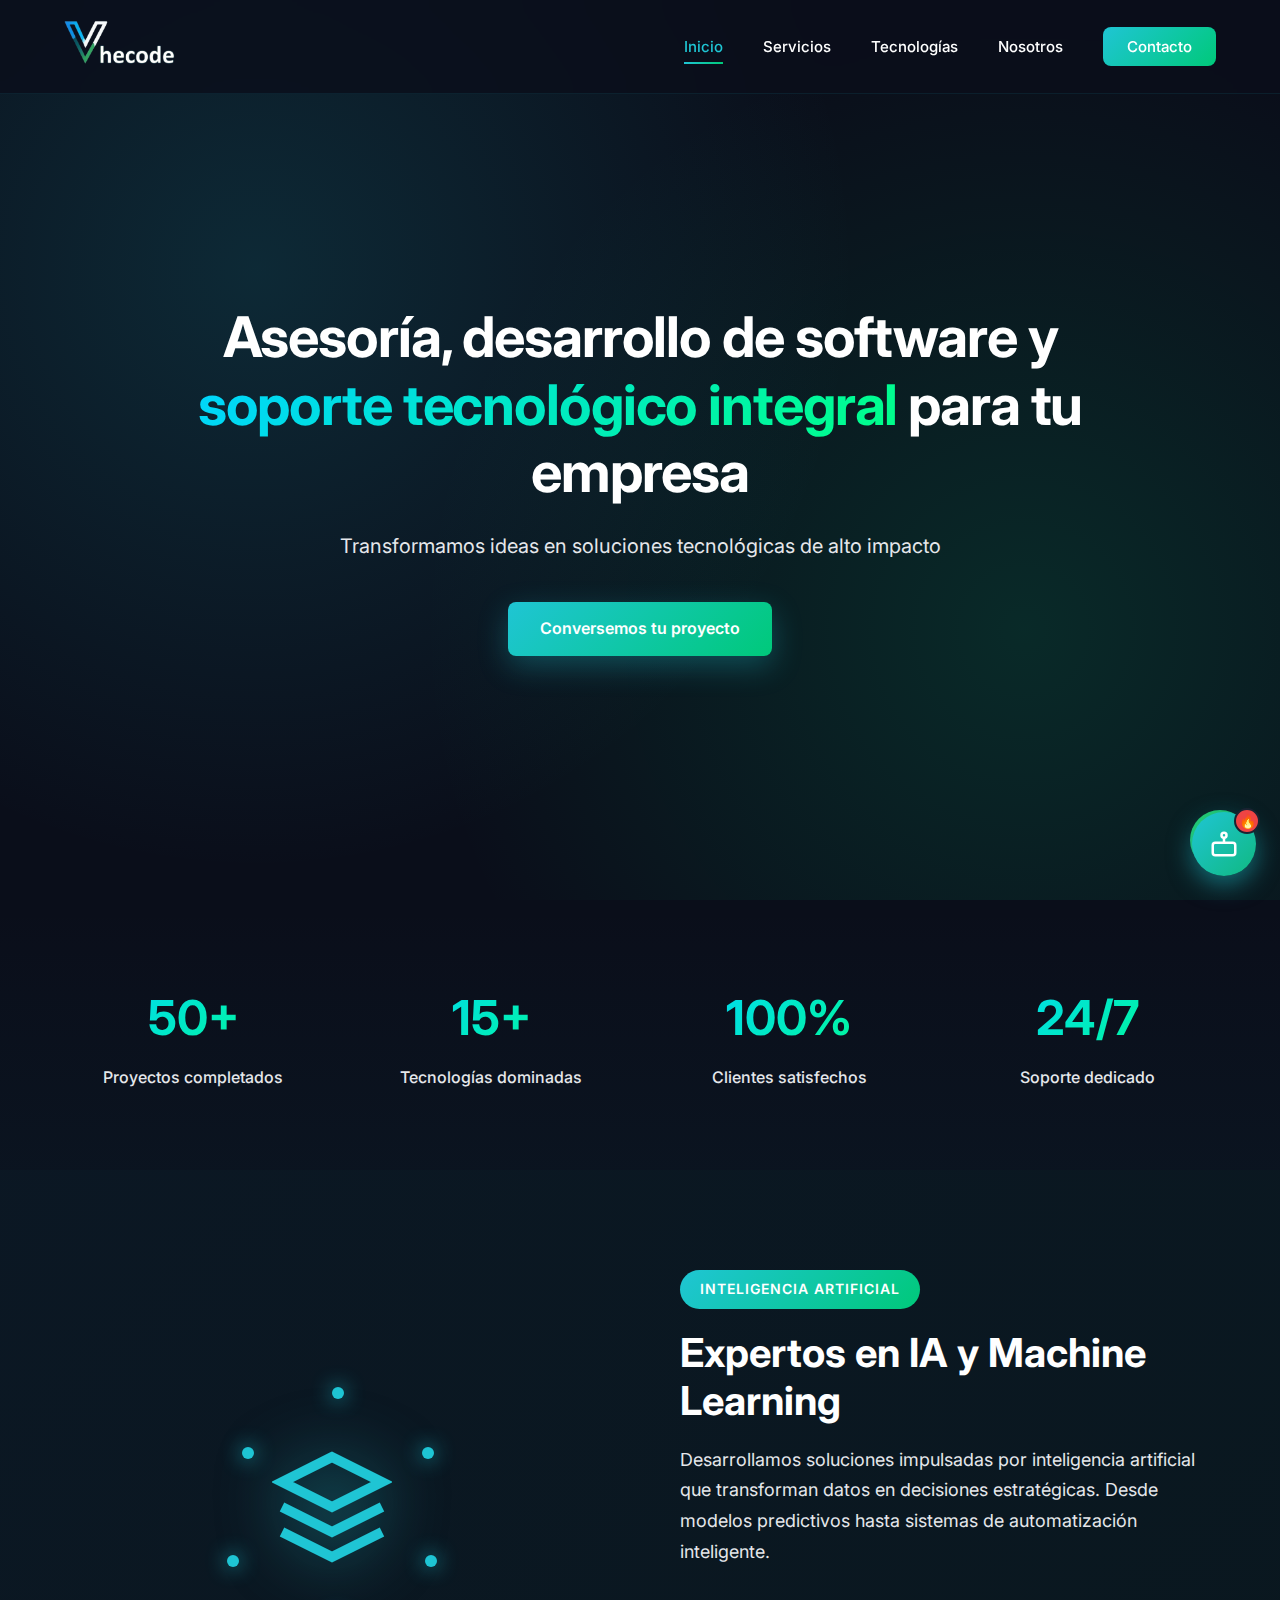
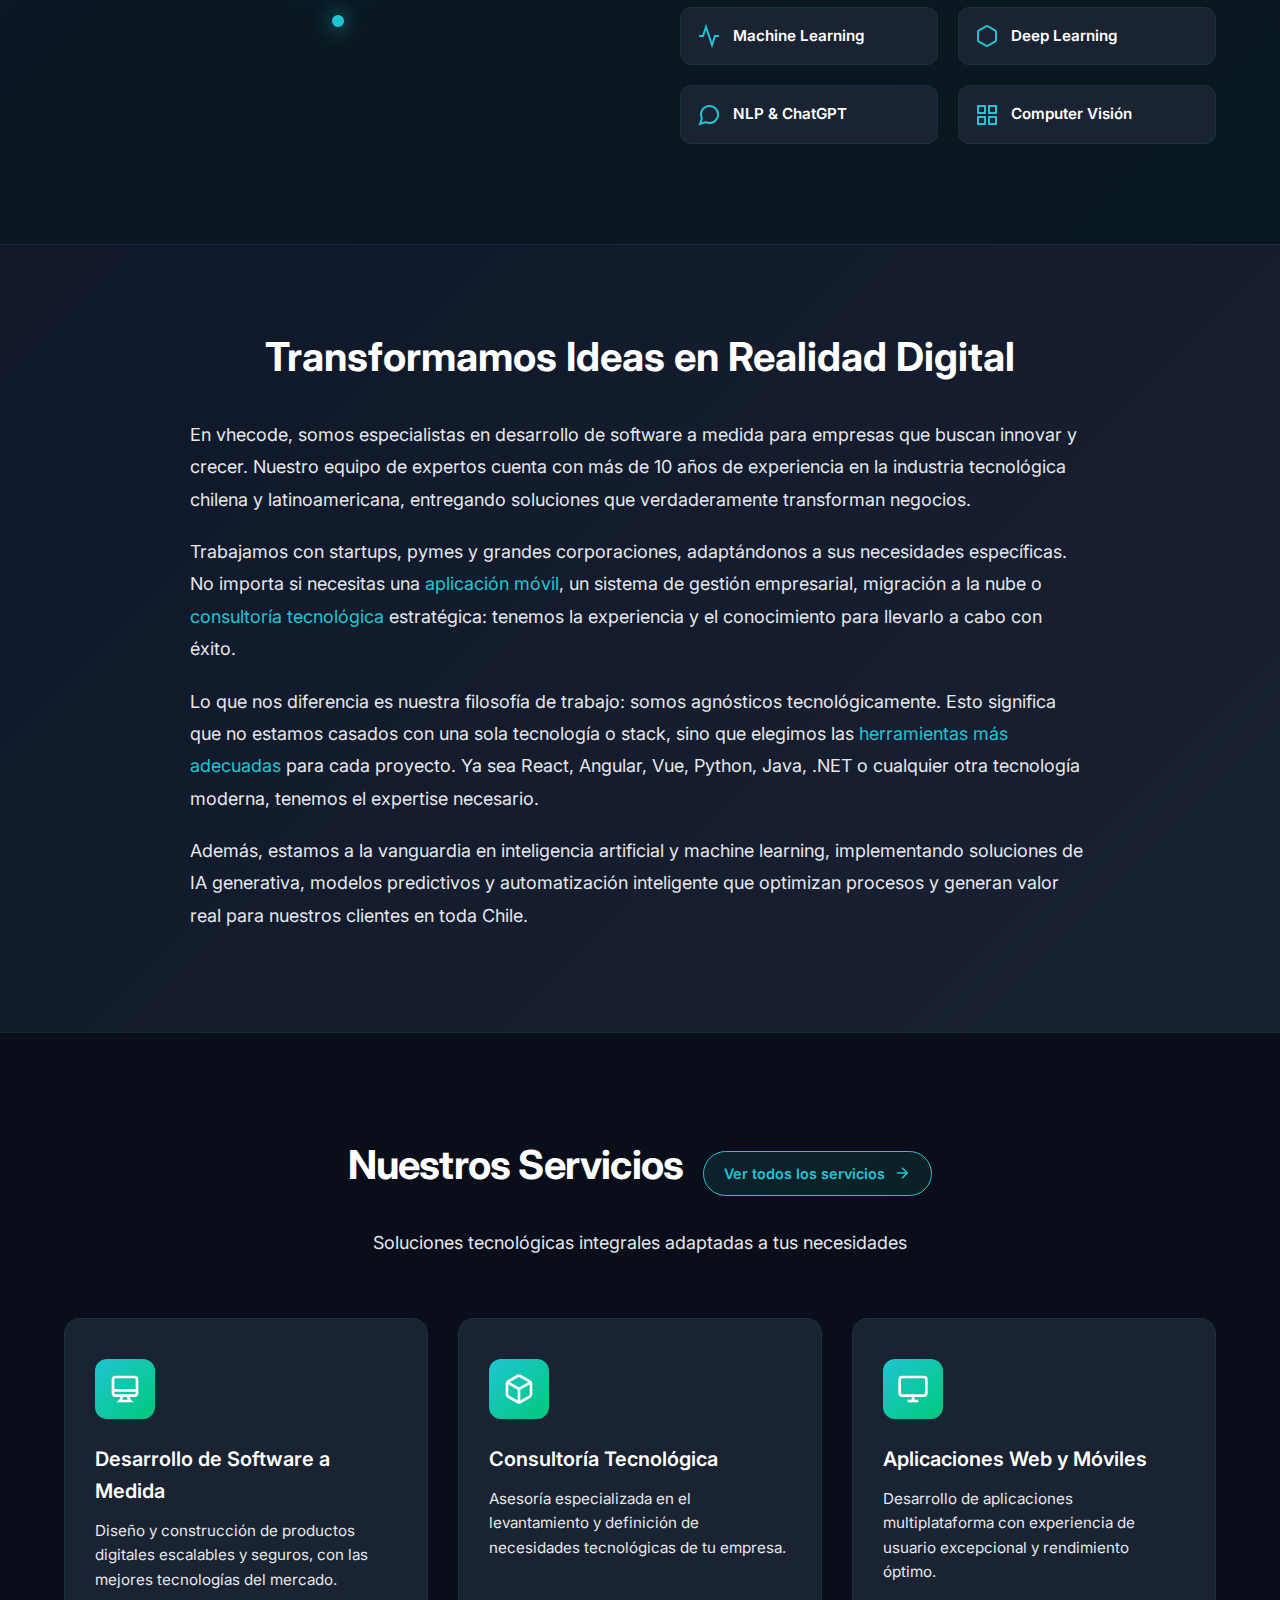
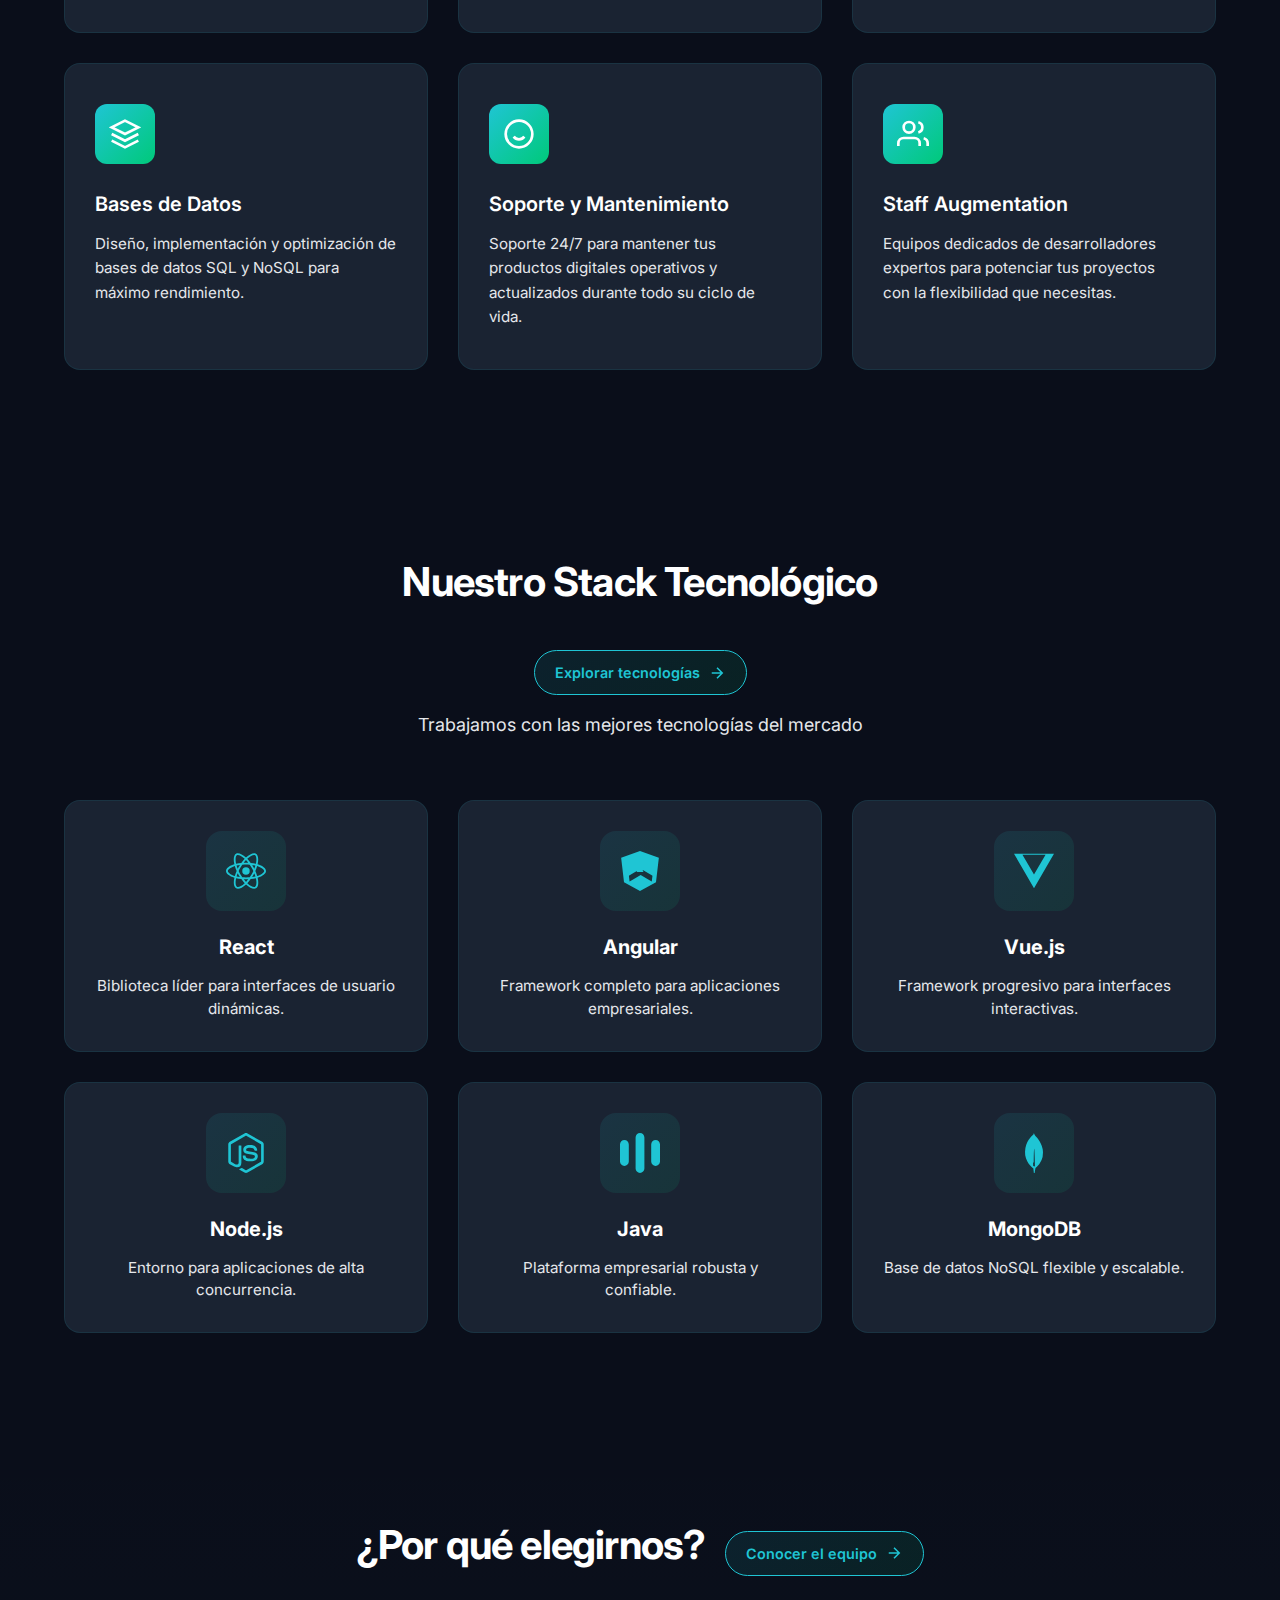
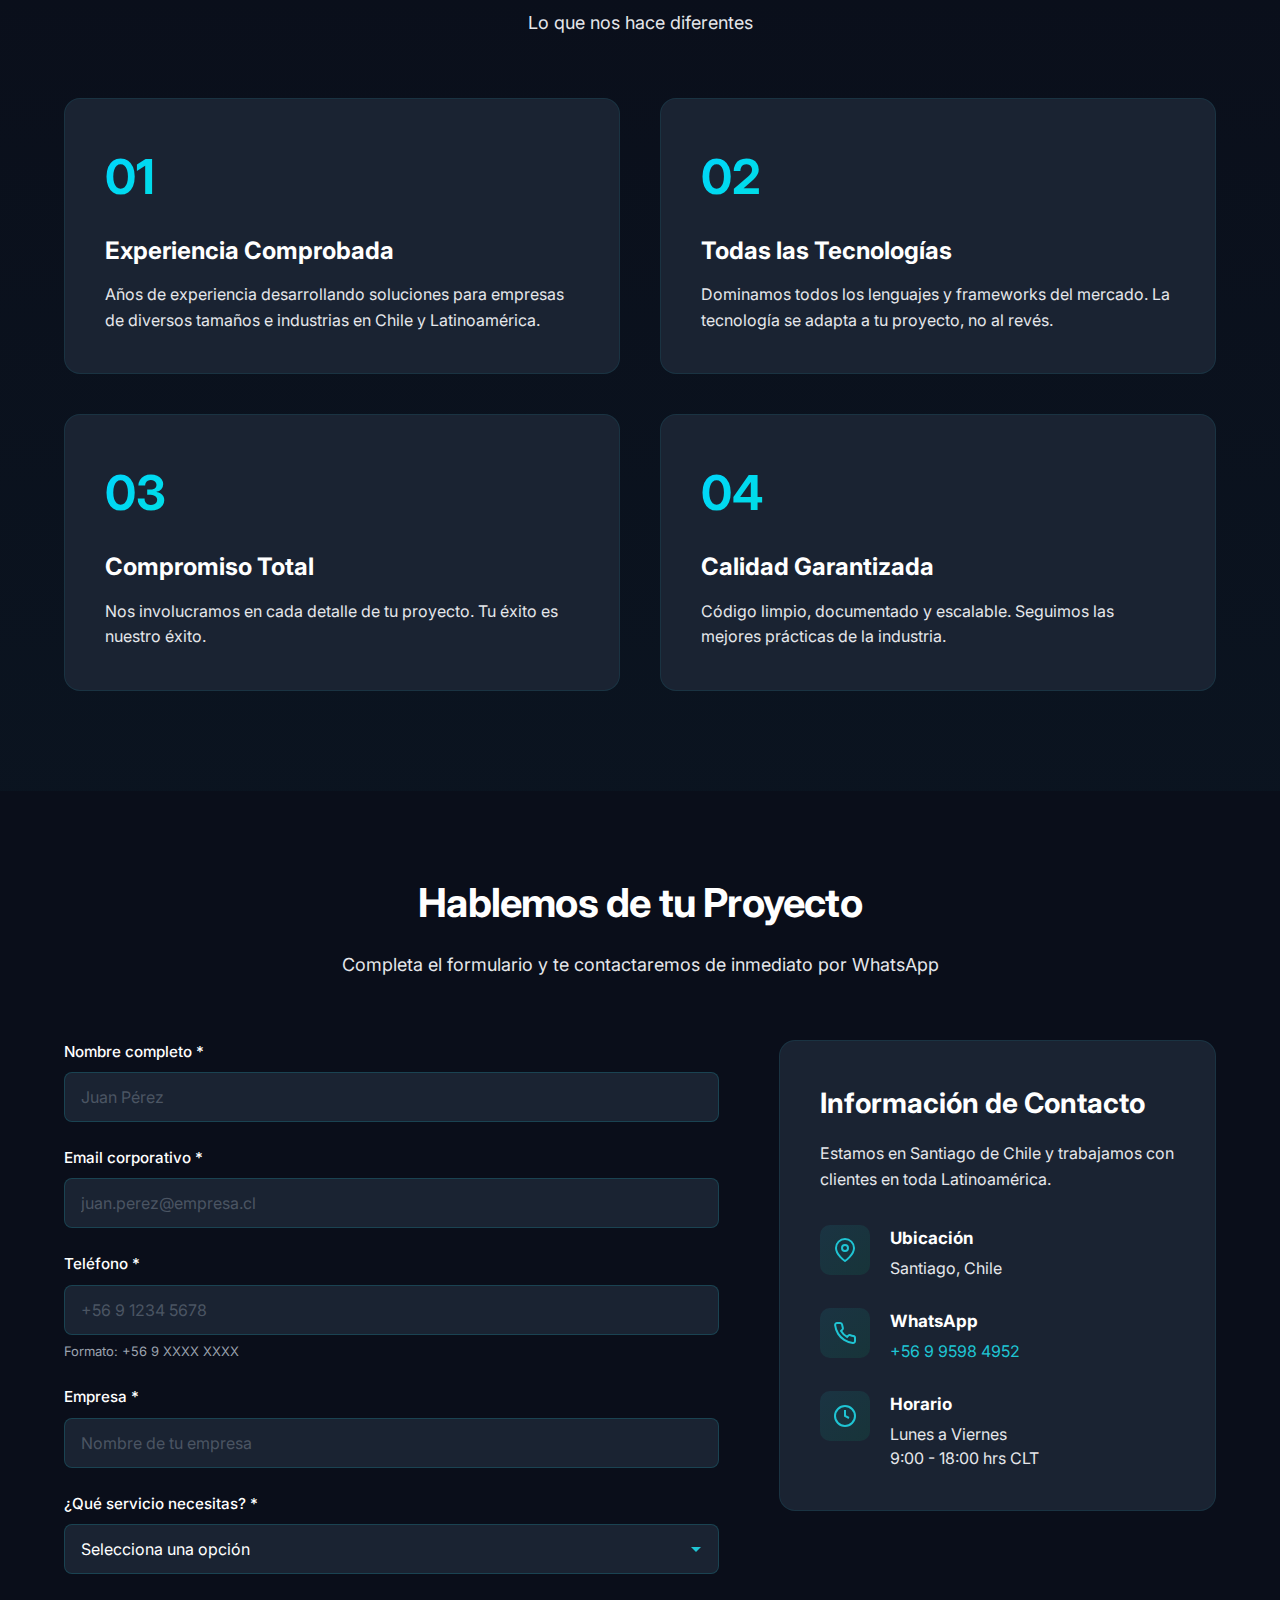
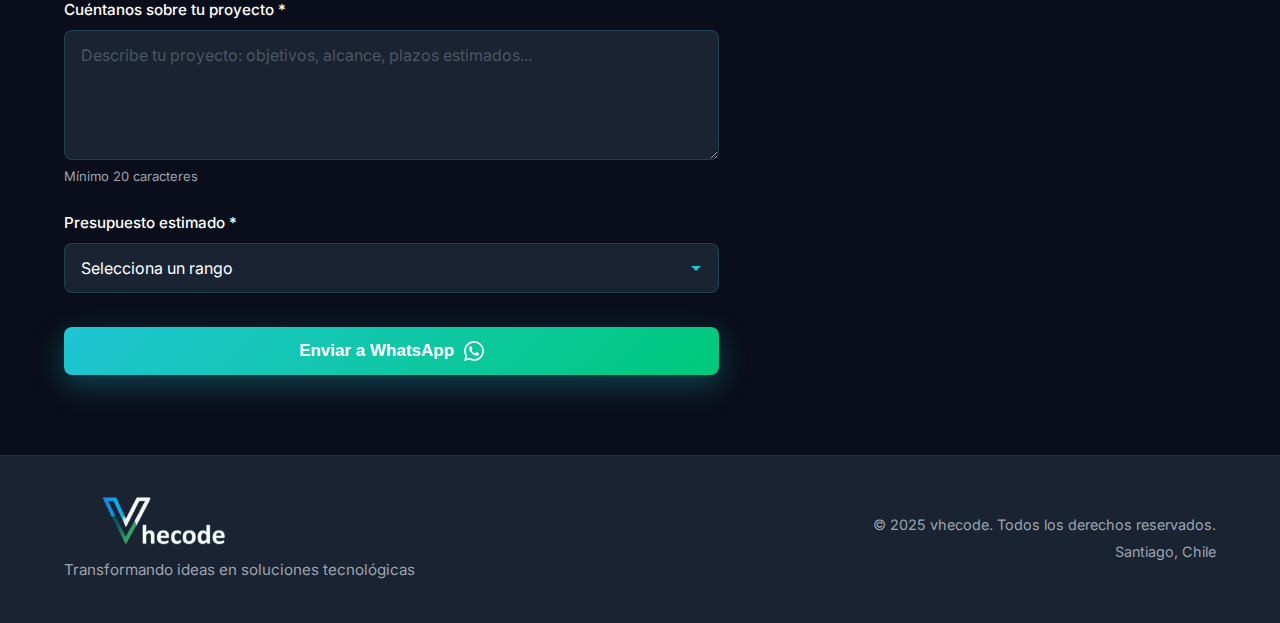
<file: index.html>
<!DOCTYPE html>
<html lang="es-CL">
<head>
    <meta charset="UTF-8">
    <meta name="viewport" content="width=device-width, initial-scale=1.0">
    <meta name="description" content="Desarrollo de software a medida en Chile. Consultoría tecnológica, aplicaciones web y móviles, inteligencia artificial y soporte 24/7. Expertos en todas las tecnologías.">
    <title>vhecode | Desarrollo de Software Profesional en Chile</title>
    <link rel="canonical" href="https://vhecode.cl/">
      <!-- TechBot CSS y JS -->
    <link rel="stylesheet" href="css/vhecbot.css">
    <link rel="stylesheet" href="css/styles.css">
    <link rel="preconnect" href="https://fonts.googleapis.com">
    <link rel="preconnect" href="https://fonts.gstatic.com" crossorigin>
    <link href="https://fonts.googleapis.com/css2?family=Inter:wght@300;400;500;600;700;800&display=swap" rel="stylesheet">
    
    <!-- Favicon -->
    <link rel="icon" type="image/x-icon" href="images/favicon/favicon.ico">
    <link rel="icon" type="image/png" sizes="32x32" href="images/favicon/web-app-manifest-192x192.png">
    <link rel="icon" type="image/png" sizes="16x16" href="images/favicon/favicon-96x96.png">
    <link rel="apple-touch-icon" sizes="180x180" href="images/favicon/apple-touch-icon.png">
    <link rel="manifest" href="images/favicon/site.webmanifest">
    <meta name="theme-color" content="#1fc5d4">
    <meta name="msapplication-TileColor" content="#1a2332">
    <meta name="msapplication-config" content="browserconfig.xml">
</head>
<body>
    <!-- Navegación -->
    <div id="header-placeholder"></div>

    <!-- Hero Section -->
    <section class="hero" id="inicio">
        <div class="container">
            <div class="hero-content">
                <h1 class="hero-title">
                    Asesoría, desarrollo de software y <span class="gradient-text">soporte tecnológico integral</span> para tu empresa
                </h1>
                <p class="hero-subtitle">Transformamos ideas en soluciones tecnológicas de alto impacto</p>
                <a href="#contacto" class="btn btn-primary">Conversemos tu proyecto</a>
            </div>
        </div>
        <div class="hero-particles"></div>
    </section>

    <!-- Stats Section -->
    <section class="stats">
        <div class="container">
            <div class="stats-grid">
                <div class="stat-item">
                    <h3 class="stat-number">50+</h3>
                    <p class="stat-label">Proyectos completados</p>
                </div>
                <div class="stat-item">
                    <h3 class="stat-number">15+</h3>
                    <p class="stat-label">Tecnologías dominadas</p>
                </div>
                <div class="stat-item">
                    <h3 class="stat-number">100%</h3>
                    <p class="stat-label">Clientes satisfechos</p>
                </div>
                <div class="stat-item">
                    <h3 class="stat-number">24/7</h3>
                    <p class="stat-label">Soporte dedicado</p>
                </div>
            </div>
        </div>
    </section>

    <!-- AI Section -->
    <section class="ai-section">
        <div class="container">
            <div class="ai-content">
                <div class="ai-visual">
                    <div class="ai-brain">
                        <div class="neural-network">
                            <div class="neuron" style="--delay: 0s"></div>
                            <div class="neuron" style="--delay: 0.5s"></div>
                            <div class="neuron" style="--delay: 1s"></div>
                            <div class="neuron" style="--delay: 1.5s"></div>
                            <div class="neuron" style="--delay: 2s"></div>
                            <div class="neuron" style="--delay: 2.5s"></div>
                        </div>
                        <svg class="ai-icon" viewBox="0 0 24 24" fill="none" stroke="currentColor" stroke-width="2">
                            <path d="M12 2L2 7l10 5 10-5-10-5z"/>
                            <path d="M2 17l10 5 10-5"/>
                            <path d="M2 12l10 5 10-5"/>
                        </svg>
                    </div>
                </div>
                <div class="ai-text">
                    <span class="ai-badge">Inteligencia Artificial</span>
                    <h2>Expertos en IA y Machine Learning</h2>
                    <p class="ai-description">Desarrollamos soluciones impulsadas por inteligencia artificial que transforman datos en decisiones estratégicas. Desde modelos predictivos hasta sistemas de automatización inteligente.</p>
                    <div class="ai-features">
                        <div class="ai-feature">
                            <svg viewBox="0 0 24 24" fill="none" stroke="currentColor" stroke-width="2">
                                <polyline points="22 12 18 12 15 21 9 3 6 12 2 12"/>
                            </svg>
                            <span>Machine Learning</span>
                        </div>
                        <div class="ai-feature">
                            <svg viewBox="0 0 24 24" fill="none" stroke="currentColor" stroke-width="2">
                                <path d="M21 16V8a2 2 0 00-1-1.73l-7-4a2 2 0 00-2 0l-7 4A2 2 0 003 8v8a2 2 0 001 1.73l7 4a2 2 0 002 0l7-4A2 2 0 0021 16z"/>
                            </svg>
                            <span>Deep Learning</span>
                        </div>
                        <div class="ai-feature">
                            <svg viewBox="0 0 24 24" fill="none" stroke="currentColor" stroke-width="2">
                                <path d="M21 11.5a8.38 8.38 0 01-.9 3.8 8.5 8.5 0 01-7.6 4.7 8.38 8.38 0 01-3.8-.9L3 21l1.9-5.7a8.38 8.38 0 01-.9-3.8 8.5 8.5 0 014.7-7.6 8.38 8.38 0 013.8-.9h.5a8.48 8.48 0 018 8v.5z"/>
                            </svg>
                            <span>NLP & ChatGPT</span>
                        </div>
                        <div class="ai-feature">
                            <svg viewBox="0 0 24 24" fill="none" stroke="currentColor" stroke-width="2">
                                <rect x="3" y="3" width="7" height="7"/>
                                <rect x="14" y="3" width="7" height="7"/>
                                <rect x="14" y="14" width="7" height="7"/>
                                <rect x="3" y="14" width="7" height="7"/>
                            </svg>
                            <span>Computer Visión</span>
                        </div>
                    </div>
                </div>
            </div>
        </div>
    </section>

    <!-- Intro Extended Section (Contenido adicional para SEO) -->
    <section class="intro-extended">
        <div class="container">
            <div class="intro-content">
                <h2>Transformamos Ideas en Realidad Digital</h2>
                <p>En vhecode, somos especialistas en desarrollo de software a medida para empresas que buscan innovar y crecer. Nuestro equipo de expertos cuenta con más de 10 años de experiencia en la industria tecnológica chilena y latinoamericana, entregando soluciones que verdaderamente transforman negocios.</p>
                
                <p>Trabajamos con startups, pymes y grandes corporaciones, adaptándonos a sus necesidades específicas. No importa si necesitas una <a href="pages/servicios.html">aplicación móvil</a>, un sistema de gestión empresarial, migración a la nube o <a href="pages/servicios.html">consultoría tecnológica</a> estratégica: tenemos la experiencia y el conocimiento para llevarlo a cabo con éxito.</p>
                
                <p>Lo que nos diferencia es nuestra filosofía de trabajo: somos agnósticos tecnológicamente. Esto significa que no estamos casados con una sola tecnología o stack, sino que elegimos las <a href="pages/tecnologias.html">herramientas más adecuadas</a> para cada proyecto. Ya sea React, Angular, Vue, Python, Java, .NET o cualquier otra tecnología moderna, tenemos el expertise necesario.</p>
                
                <p>Además, estamos a la vanguardia en inteligencia artificial y machine learning, implementando soluciones de IA generativa, modelos predictivos y automatización inteligente que optimizan procesos y generan valor real para nuestros clientes en toda Chile.</p>
            </div>
        </div>
    </section>

    <!-- Services Section -->
    <section class="services" id="servicios">
        <div class="container">
            <div class="section-header">
                <div class="section-title-wrapper">
                    <h2 class="section-title">Nuestros Servicios</h2>
                    <a href="pages/servicios.html" class="explore-btn" aria-label="Ver todos los servicios">
                        <span>Ver todos los servicios</span>
                        <svg viewBox="0 0 24 24" fill="none" stroke="currentColor" stroke-width="2">
                            <path d="M5 12h14M12 5l7 7-7 7"/>
                        </svg>
                    </a>
                </div>
                <p class="section-subtitle">Soluciones tecnológicas integrales adaptadas a tus necesidades</p>
            </div>
            
            <div class="services-grid">
                <div class="service-card">
                    <div class="service-icon">
                        <svg viewBox="0 0 24 24" fill="none" stroke="currentColor" stroke-width="2">
                            <path d="M9.75 17L9 20l-1 1h8l-1-1-.75-3M3 13h18M5 17h14a2 2 0 002-2V5a2 2 0 00-2-2H5a2 2 0 00-2 2v10a2 2 0 002 2z"/>
                        </svg>
                    </div>
                    <h3 class="service-title">Desarrollo de Software a Medida</h3>
                    <p class="service-description">Diseño y construcción de productos digitales escalables y seguros, con las mejores tecnologías del mercado.</p>
                </div>

                <div class="service-card">
                    <div class="service-icon">
                        <svg viewBox="0 0 24 24" fill="none" stroke="currentColor" stroke-width="2">
                            <path d="M21 16V8a2 2 0 00-1-1.73l-7-4a2 2 0 00-2 0l-7 4A2 2 0 003 8v8a2 2 0 001 1.73l7 4a2 2 0 002 0l7-4A2 2 0 0021 16z"/>
                            <polyline points="3.27 6.96 12 12.01 20.73 6.96"/>
                            <line x1="12" y1="22.08" x2="12" y2="12"/>
                        </svg>
                    </div>
                    <h3 class="service-title">Consultoría Tecnológica</h3>
                    <p class="service-description">Asesoría especializada en el levantamiento y definición de necesidades tecnológicas de tu empresa.</p>
                </div>

                <div class="service-card">
                    <div class="service-icon">
                        <svg viewBox="0 0 24 24" fill="none" stroke="currentColor" stroke-width="2">
                            <rect x="2" y="3" width="20" height="14" rx="2" ry="2"/>
                            <line x1="8" y1="21" x2="16" y2="21"/>
                            <line x1="12" y1="17" x2="12" y2="21"/>
                        </svg>
                    </div>
                    <h3 class="service-title">Aplicaciones Web y Móviles</h3>
                    <p class="service-description">Desarrollo de aplicaciones multiplataforma con experiencia de usuario excepcional y rendimiento óptimo.</p>
                </div>

                <div class="service-card">
                    <div class="service-icon">
                        <svg viewBox="0 0 24 24" fill="none" stroke="currentColor" stroke-width="2">
                            <path d="M12 2L2 7l10 5 10-5-10-5z"/>
                            <path d="M2 17l10 5 10-5M2 12l10 5 10-5"/>
                        </svg>
                    </div>
                    <h3 class="service-title">Bases de Datos</h3>
                    <p class="service-description">Diseño, implementación y optimización de bases de datos SQL y NoSQL para máximo rendimiento.</p>
                </div>

                <div class="service-card">
                    <div class="service-icon">
                        <svg viewBox="0 0 24 24" fill="none" stroke="currentColor" stroke-width="2">
                            <circle cx="12" cy="12" r="10"/>
                            <path d="M8 14s1.5 2 4 2 4-2 4-2"/>
                            <line x1="9" y1="9" x2="9.01" y2="9"/>
                            <line x1="15" y1="9" x2="15.01" y2="9"/>
                        </svg>
                    </div>
                    <h3 class="service-title">Soporte y Mantenimiento</h3>
                    <p class="service-description">Soporte 24/7 para mantener tus productos digitales operativos y actualizados durante todo su ciclo de vida.</p>
                </div>

                <div class="service-card">
                    <div class="service-icon">
                        <svg viewBox="0 0 24 24" fill="none" stroke="currentColor" stroke-width="2">
                            <path d="M17 21v-2a4 4 0 00-4-4H5a4 4 0 00-4 4v2"/>
                            <circle cx="9" cy="7" r="4"/>
                            <path d="M23 21v-2a4 4 0 00-3-3.87M16 3.13a4 4 0 010 7.75"/>
                        </svg>
                    </div>
                    <h3 class="service-title">Staff Augmentation</h3>
                    <p class="service-description">Equipos dedicados de desarrolladores expertos para potenciar tus proyectos con la flexibilidad que necesitas.</p>
                </div>
            </div>
        </div>
    </section>

    <!-- Technologies Section -->
    <section class="tech-category" id="tecnologias">
        <div class="container">
            <div class="section-header">
                <div class="section-title-wrapper">
                    <h2 class="section-title">Nuestro Stack Tecnológico</h2>
                    <a href="pages/tecnologias.html" class="explore-btn" aria-label="Ver todas las tecnologías">
                        <span>Explorar tecnologías</span>
                        <svg viewBox="0 0 24 24" fill="none" stroke="currentColor" stroke-width="2">
                            <path d="M5 12h14M12 5l7 7-7 7"/>
                        </svg>
                    </a>
                </div>
                <p class="section-subtitle">Trabajamos con las mejores tecnologías del mercado</p>
            </div>
            
            <div class="tech-grid">
                <div class="tech-card">
                    <div class="tech-icon">
                        <svg viewBox="0 0 24 24" fill="currentColor">
                            <path d="M14.23 12.004a2.236 2.236 0 0 1-2.235 2.236 2.236 2.236 0 0 1-2.236-2.236 2.236 2.236 0 0 1 2.235-2.236 2.236 2.236 0 0 1 2.236 2.236zm2.648-10.69c-1.346 0-3.107.96-4.888 2.622-1.78-1.653-3.542-2.602-4.887-2.602-.41 0-.783.093-1.106.278-1.375.793-1.683 3.264-.973 6.365C1.98 8.917 0 10.42 0 12.004c0 1.59 1.99 3.097 5.043 4.03-.704 3.113-.39 5.588.988 6.38.32.187.69.275 1.102.275 1.345 0 3.107-.96 4.888-2.624 1.78 1.654 3.542 2.603 4.887 2.603.41 0 .783-.09 1.106-.275 1.374-.792 1.683-3.263.973-6.365C22.02 15.096 24 13.59 24 12.004c0-1.59-1.99-3.097-5.043-4.032.704-3.11.39-5.587-.988-6.38-.318-.184-.688-.277-1.092-.278zm-.005 1.09v.006c.225 0 .406.044.558.127.666.382.955 1.835.73 3.704-.054.46-.142.945-.25 1.44-.96-.236-2.006-.417-3.107-.534-.66-.905-1.345-1.727-2.035-2.447 1.592-1.48 3.087-2.292 4.105-2.295zm-9.77.02c1.012 0 2.514.808 4.11 2.28-.686.72-1.37 1.537-2.02 2.442-1.107.117-2.154.298-3.113.538-.112-.49-.195-.964-.254-1.42-.23-1.868.054-3.32.714-3.707.19-.09.4-.127.563-.132zm4.882 3.05c.455.468.91.992 1.36 1.564-.44-.02-.89-.034-1.345-.034-.46 0-.915.01-1.36.034.44-.572.895-1.096 1.345-1.565zM12 8.1c.74 0 1.477.034 2.202.093.406.582.802 1.203 1.183 1.86.372.64.71 1.29 1.018 1.946-.308.655-.646 1.31-1.013 1.95-.38.66-.773 1.288-1.18 1.87-.728.063-1.466.098-2.21.098-.74 0-1.477-.035-2.202-.093-.406-.582-.802-1.204-1.183-1.86-.372-.64-.71-1.29-1.018-1.946.303-.657.646-1.313 1.013-1.954.38-.66.773-1.286 1.18-1.868.728-.064 1.466-.098 2.21-.098zm-3.635.254c-.24.377-.48.763-.704 1.16-.225.39-.435.782-.635 1.174-.265-.656-.49-1.31-.676-1.947.64-.15 1.315-.283 2.015-.386zm7.26 0c.695.103 1.365.23 2.006.387-.18.632-.405 1.282-.66 1.933-.2-.39-.41-.783-.64-1.174-.225-.392-.465-.774-.705-1.146zm3.063.675c.484.15.944.317 1.375.498 1.732.74 2.852 1.708 2.852 2.476-.005.768-1.125 1.74-2.857 2.475-.42.18-.88.342-1.355.493-.28-.958-.646-1.956-1.1-2.98.45-1.017.81-2.01 1.085-2.964zm-13.395.004c.278.96.645 1.957 1.1 2.98-.45 1.017-.812 2.01-1.086 2.964-.484-.15-.944-.318-1.37-.5-1.732-.737-2.852-1.706-2.852-2.474 0-.768 1.12-1.742 2.852-2.476.42-.18.88-.342 1.356-.494zm11.678 4.28c.265.657.49 1.312.676 1.948-.64.157-1.316.29-2.016.39.24-.375.48-.762.705-1.158.225-.39.435-.788.636-1.18zm-9.945.02c.2.392.41.783.64 1.175.23.39.465.772.705 1.143-.695-.102-1.365-.23-2.006-.386.18-.63.406-1.282.66-1.933zM17.92 16.32c.112.493.2.968.254 1.423.23 1.868-.054 3.32-.714 3.708-.147.09-.338.128-.563.128-1.012 0-2.514-.807-4.11-2.28.686-.72 1.37-1.536 2.02-2.44 1.107-.118 2.154-.3 3.113-.54zm-11.83.01c.96.234 2.006.415 3.107.532.66.905 1.345 1.727 2.035 2.446-1.595 1.483-3.092 2.295-4.11 2.295-.22-.005-.406-.05-.553-.132-.666-.38-.955-1.834-.73-3.703.054-.46.142-.944.25-1.438zm4.56.64c.44.02.89.034 1.345.034.46 0 .915-.01 1.36-.034-.44.572-.895 1.095-1.345 1.565-.455-.47-.91-.993-1.36-1.565z"/>
                        </svg>
                    </div>
                    <h3>React</h3>
                    <p>Biblioteca líder para interfaces de usuario dinámicas.</p>
                </div>

                <div class="tech-card">
                    <div class="tech-icon">
                        <svg viewBox="0 0 24 24" fill="currentColor">
                            <path d="M9.931 12.645h4.138l-2.07-4.908m0-7.737L.68 3.982l1.726 14.771L12 24l9.596-5.242L23.32 3.984 11.999.001zm7.064 18.31l-2.096-1.218-4.563-2.652-4.562 2.652-2.096 1.218-.413-3.534.686-.398 6.385-3.707 6.384 3.707.686.398"/>
                        </svg>
                    </div>
                    <h3>Angular</h3>
                    <p>Framework completo para aplicaciones empresariales.</p>
                </div>

                <div class="tech-card">
                    <div class="tech-icon">
                        <svg viewBox="0 0 24 24" fill="currentColor">
                            <path d="M24,1.61H0L12,22.39ZM12,14.08,5.06,2.23h13.88Z"/>
                        </svg>
                    </div>
                    <h3>Vue.js</h3>
                    <p>Framework progresivo para interfaces interactivas.</p>
                </div>

                <div class="tech-card">
                    <div class="tech-icon">
                        <svg viewBox="0 0 24 24" fill="currentColor">
                            <path d="M11.998,24c-0.321,0-0.641-0.084-0.922-0.247l-2.936-1.737c-0.438-0.245-0.224-0.332-0.08-0.383 c0.585-0.203,0.703-0.25,1.328-0.604c0.065-0.037,0.151-0.023,0.218,0.017l2.256,1.339c0.082,0.045,0.197,0.045,0.272,0l8.795-5.076 c0.082-0.047,0.134-0.141,0.134-0.238V6.921c0-0.099-0.053-0.192-0.137-0.242l-8.791-5.072c-0.081-0.047-0.189-0.047-0.271,0 L3.075,6.68C2.99,6.729,2.936,6.825,2.936,6.921v10.15c0,0.097,0.054,0.189,0.139,0.235l2.409,1.392 c1.307,0.654,2.108-0.116,2.108-0.89V7.787c0-0.142,0.114-0.253,0.256-0.253h1.115c0.139,0,0.255,0.112,0.255,0.253v10.021 c0,1.745-0.95,2.745-2.604,2.745c-0.508,0-0.909,0-2.026-0.551L2.28,18.675c-0.57-0.329-0.922-0.945-0.922-1.604V6.921 c0-0.659,0.353-1.275,0.922-1.603l8.795-5.082c0.557-0.315,1.296-0.315,1.848,0l8.794,5.082c0.57,0.329,0.924,0.944,0.924,1.603 v10.15c0,0.659-0.354,1.273-0.924,1.604l-8.794,5.078C12.643,23.916,12.324,24,11.998,24z M19.099,13.993 c0-1.9-1.284-2.406-3.987-2.763c-2.731-0.361-3.009-0.548-3.009-1.187c0-0.528,0.235-1.233,2.258-1.233 c1.807,0,2.473,0.389,2.747,1.607c0.024,0.115,0.129,0.199,0.247,0.199h1.141c0.071,0,0.138-0.031,0.186-0.081 c0.048-0.054,0.074-0.123,0.067-0.196c-0.177-2.098-1.571-3.076-4.388-3.076c-2.508,0-4.004,1.058-4.004,2.833 c0,1.925,1.488,2.457,3.895,2.695c2.88,0.282,3.103,0.703,3.103,1.269c0,0.983-0.789,1.402-2.642,1.402 c-2.327,0-2.839-0.584-3.011-1.742c-0.02-0.124-0.126-0.215-0.253-0.215h-1.137c-0.141,0-0.254,0.112-0.254,0.253 c0,1.482,0.806,3.248,4.655,3.248C17.501,17.007,19.099,15.91,19.099,13.993z"/>
                        </svg>
                    </div>
                    <h3>Node.js</h3>
                    <p>Entorno para aplicaciones de alta concurrencia.</p>
                </div>

                <div class="tech-card">
                    <div class="tech-icon">
                        <svg viewBox="0 0 24 24" fill="currentColor">
                            <path d="M11.998 0c-1.462 0-2.642 1.181-2.642 2.642v18.715c0 1.462 1.18 2.643 2.642 2.643 1.464 0 2.642-1.18 2.642-2.643V2.642C14.64 1.18 13.462 0 11.998 0zM2.642 4.24C1.18 4.24 0 5.422 0 6.883v10.234c0 1.461 1.18 2.643 2.642 2.643 1.461 0 2.642-1.182 2.642-2.643V6.883c0-1.461-1.181-2.643-2.642-2.643zm18.716 0c-1.461 0-2.642 1.182-2.642 2.643v10.234c0 1.461 1.181 2.643 2.642 2.643C22.82 19.76 24 18.578 24 17.117V6.883c0-1.461-1.18-2.643-2.642-2.643z"/>
                        </svg>
                    </div>
                    <h3>Java</h3>
                    <p>Plataforma empresarial robusta y confiable.</p>
                </div>

                <div class="tech-card">
                    <div class="tech-icon">
                        <svg viewBox="0 0 24 24" fill="currentColor">
                            <path d="M17.193 9.555c-1.264-5.58-4.252-7.414-4.573-8.115-.28-.394-.53-.954-.735-1.44-.036.495-.055.685-.523 1.184-.723.566-4.438 3.682-4.74 10.02-.282 5.912 4.27 9.435 4.888 9.884l.07.05A73.49 73.49 0 0111.91 24h.481c.114-1.032.284-2.056.51-3.07.417-.296.604-.463.85-.693a11.342 11.342 0 003.639-8.464c.01-.814-.103-1.662-.197-2.218zm-5.336 8.195s0-8.291.275-8.29c.213 0 .49 10.695.49 10.695-.381-.116-.749-.243-1.109-.378-.065-.772-.059-1.471-.059-2.027z"/>
                        </svg>
                    </div>
                    <h3>MongoDB</h3>
                    <p>Base de datos NoSQL flexible y escalable.</p>
                </div>
            </div>
        </div>
    </section>

    <!-- Why Us Section -->
    <section class="why-us" id="nosotros">
        <div class="container">
            <div class="section-header">
                <div class="section-title-wrapper">
                    <h2 class="section-title">¿Por qué elegirnos?</h2>
                    <a href="pages/nosotros.html" class="explore-btn" aria-label="Conocer más sobre nosotros">
                        <span>Conocer el equipo</span>
                        <svg viewBox="0 0 24 24" fill="none" stroke="currentColor" stroke-width="2">
                            <path d="M5 12h14M12 5l7 7-7 7"/>
                        </svg>
                    </a>
                </div>
                <p class="section-subtitle">Lo que nos hace diferentes</p>
            </div>
            
            <div class="why-grid">
                <div class="why-card">
                    <div class="why-number">01</div>
                    <h3>Experiencia Comprobada</h3>
                    <p>Años de experiencia desarrollando soluciones para empresas de diversos tamaños e industrias en Chile y Latinoamérica.</p>
                </div>
                
                <div class="why-card">
                    <div class="why-number">02</div>
                    <h3>Todas las Tecnologías</h3>
                    <p>Dominamos todos los lenguajes y frameworks del mercado. La tecnología se adapta a tu proyecto, no al revés.</p>
                </div>
                
                <div class="why-card">
                    <div class="why-number">03</div>
                    <h3>Compromiso Total</h3>
                    <p>Nos involucramos en cada detalle de tu proyecto. Tu éxito es nuestro éxito.</p>
                </div>
                
                <div class="why-card">
                    <div class="why-number">04</div>
                    <h3>Calidad Garantizada</h3>
                    <p>Código limpio, documentado y escalable. Seguimos las mejores prácticas de la industria.</p>
                </div>
            </div>
        </div>
    </section>

    <!-- Contact Section -->
    <section class="contact-section" id="contacto">
        <div class="container">
            <div class="section-header" style="margin-bottom: 60px;">
                <h2 class="section-title">Hablemos de tu Proyecto</h2>
                <p class="section-subtitle">Completa el formulario y te contactaremos de inmediato por WhatsApp</p>
            </div>
            
            <div class="contact-grid">
                <!-- Formulario -->
                <div class="contact-form-wrapper">
                    <form class="contact-form" id="contactForm" novalidate>
                        <div class="form-group">
                            <label for="name">Nombre completo *</label>
                            <input type="text" id="name" name="name" required placeholder="Juan Pérez" autocomplete="name">
                            <span class="error-msg" id="nameError"></span>
                        </div>
                        
                        <div class="form-group">
                            <label for="email">Email corporativo *</label>
                            <input type="email" id="email" name="email" required placeholder="juan.perez@empresa.cl" autocomplete="email">
                            <span class="error-msg" id="emailError"></span>
                        </div>
                        
                        <div class="form-group">
                            <label for="phone">Teléfono *</label>
                            <input type="tel" id="phone" name="phone" required placeholder="+56 9 1234 5678" maxlength="16" autocomplete="tel">
                            <span class="error-msg" id="phoneError"></span>
                            <span class="help-text">Formato: +56 9 XXXX XXXX</span>
                        </div>
                        
                        <div class="form-group">
                            <label for="company">Empresa *</label>
                            <input type="text" id="company" name="company" required placeholder="Nombre de tu empresa" autocomplete="organization">
                            <span class="error-msg" id="companyError"></span>
                        </div>
                        
                        <div class="form-group">
                            <label for="service">¿Qué servicio necesitas? *</label>
                            <select id="service" name="service" required>
                                <option value="">Selecciona una opción</option>
                                <option value="desarrollo">Desarrollo de Software a Medida</option>
                                <option value="consultoria">Consultoría Tecnológica</option>
                                <option value="aplicaciones">Aplicaciones Web y Móviles</option>
                                <option value="basesdatos">Bases de Datos</option>
                                <option value="soporte">Soporte y Mantenimiento</option>
                                <option value="staff">Staff Augmentation</option>
                                <option value="otro">Otro</option>
                            </select>
                            <span class="error-msg" id="serviceError"></span>
                        </div>
                        
                        <div class="form-group">
                            <label for="message">Cuéntanos sobre tu proyecto *</label>
                            <textarea id="message" name="message" rows="5" required placeholder="Describe tu proyecto: objetivos, alcance, plazos estimados..." minlength="20"></textarea>
                            <span class="error-msg" id="messageError"></span>
                            <span class="help-text">Mínimo 20 caracteres</span>
                        </div>
                        
                        <div class="form-group">
                            <label for="budget">Presupuesto estimado *</label>
                            <select id="budget" name="budget" required>
                                <option value="">Selecciona un rango</option>
                                <option value="menos-5m">Menos de $5.000.000 CLP</option>
                                <option value="5m-10m">$5.000.000 - $10.000.000 CLP</option>
                                <option value="10m-20m">$10.000.000 - $20.000.000 CLP</option>
                                <option value="20m-50m">$20.000.000 - $50.000.000 CLP</option>
                                <option value="mas-50m">Más de $50.000.000 CLP</option>
                                <option value="por-definir">Por definir</option>
                            </select>
                            <span class="error-msg" id="budgetError"></span>
                        </div>
                        
                        <button type="submit" class="btn btn-primary btn-submit" id="submitBtn">
                            <span class="btn-text">Enviar a WhatsApp</span>
                            <svg class="btn-icon" viewBox="0 0 24 24" fill="currentColor">
                                <path d="M17.472 14.382c-.297-.149-1.758-.867-2.03-.967-.273-.099-.471-.148-.67.15-.197.297-.767.966-.94 1.164-.173.199-.347.223-.644.075-.297-.15-1.255-.463-2.39-1.475-.883-.788-1.48-1.761-1.653-2.059-.173-.297-.018-.458.13-.606.134-.133.298-.347.446-.52.149-.174.198-.298.298-.497.099-.198.05-.371-.025-.52-.075-.149-.669-1.612-.916-2.207-.242-.579-.487-.5-.669-.51-.173-.008-.371-.01-.57-.01-.198 0-.52.074-.792.372-.272.297-1.04 1.016-1.04 2.479 0 1.462 1.065 2.875 1.213 3.074.149.198 2.096 3.2 5.077 4.487.709.306 1.262.489 1.694.625.712.227 1.36.195 1.871.118.571-.085 1.758-.719 2.006-1.413.248-.694.248-1.289.173-1.413-.074-.124-.272-.198-.57-.347m-5.421 7.403h-.004a9.87 9.87 0 01-5.031-1.378l-.361-.214-3.741.982.998-3.648-.235-.374a9.86 9.86 0 01-1.51-5.26c.001-5.45 4.436-9.884 9.888-9.884 2.64 0 5.122 1.03 6.988 2.898a9.825 9.825 0 012.893 6.994c-.003 5.45-4.437 9.884-9.885 9.884m8.413-18.297A11.815 11.815 0 0012.05 0C5.495 0 .16 5.335.157 11.892c0 2.096.547 4.142 1.588 5.945L.057 24l6.305-1.654a11.882 11.882 0 005.683 1.448h.005c6.554 0 11.89-5.335 11.893-11.893a11.821 11.821 0 00-3.48-8.413Z"/>
                            </svg>
                        </button>
                        
                        <div class="form-message" id="formMessage"></div>
                    </form>
                </div>
                
                <!-- Información de Contacto -->
                <div class="contact-info-wrapper">
                    <div class="contact-info-card">
                        <h3>Información de Contacto</h3>
                        <p>Estamos en Santiago de Chile y trabajamos con clientes en toda Latinoamérica.</p>
                        
                        <div class="contact-info-item">
                            <div class="contact-info-icon">
                                <svg viewBox="0 0 24 24" fill="none" stroke="currentColor" stroke-width="2">
                                    <path d="M21 10c0 7-9 13-9 13s-9-6-9-13a9 9 0 0 1 18 0z"/>
                                    <circle cx="12" cy="10" r="3"/>
                                </svg>
                            </div>
                            <div class="contact-info-text">
                                <h4>Ubicación</h4>
                                <p>Santiago, Chile</p>
                            </div>
                        </div>
                        
                        <div class="contact-info-item">
                            <div class="contact-info-icon">
                                <svg viewBox="0 0 24 24" fill="none" stroke="currentColor" stroke-width="2">
                                    <path d="M22 16.92v3a2 2 0 0 1-2.18 2 19.79 19.79 0 0 1-8.63-3.07 19.5 19.5 0 0 1-6-6 19.79 19.79 0 0 1-3.07-8.67A2 2 0 0 1 4.11 2h3a2 2 0 0 1 2 1.72 12.84 12.84 0 0 0 .7 2.81 2 2 0 0 1-.45 2.11L8.09 9.91a16 16 0 0 0 6 6l1.27-1.27a2 2 0 0 1 2.11-.45 12.84 12.84 0 0 0 2.81.7A2 2 0 0 1 22 16.92z"/>
                                </svg>
                            </div>
                            <div class="contact-info-text">
                                <h4>WhatsApp</h4>
                                <p><a href="https://wa.me/56995984952" target="_blank">+56 9 9598 4952</a></p>
                            </div>
                        </div>
                        
                        <div class="contact-info-item">
                            <div class="contact-info-icon">
                                <svg viewBox="0 0 24 24" fill="none" stroke="currentColor" stroke-width="2">
                                    <circle cx="12" cy="12" r="10"/>
                                    <polyline points="12 6 12 12 16 14"/>
                                </svg>
                            </div>
                            <div class="contact-info-text">
                                <h4>Horario</h4>
                                <p>Lunes a Viernes<br>9:00 - 18:00 hrs CLT</p>
                            </div>
                        </div>
                    </div>
                </div>
            </div>
        </div>
    </section>

    <!-- Footer -->
    <div id="footer-placeholder"></div>

      <!-- TechBot CSS y JS -->
    <script src="js/vhecbot.js"></script>

    <!-- Scripts -->
    <script src="js/seo-config.js"></script>
    <script src="js/includes-loader.js"></script>
    <script src="js/main.js"></script>
    <script src="js/contact.js"></script>
</body>
</html>
</file>
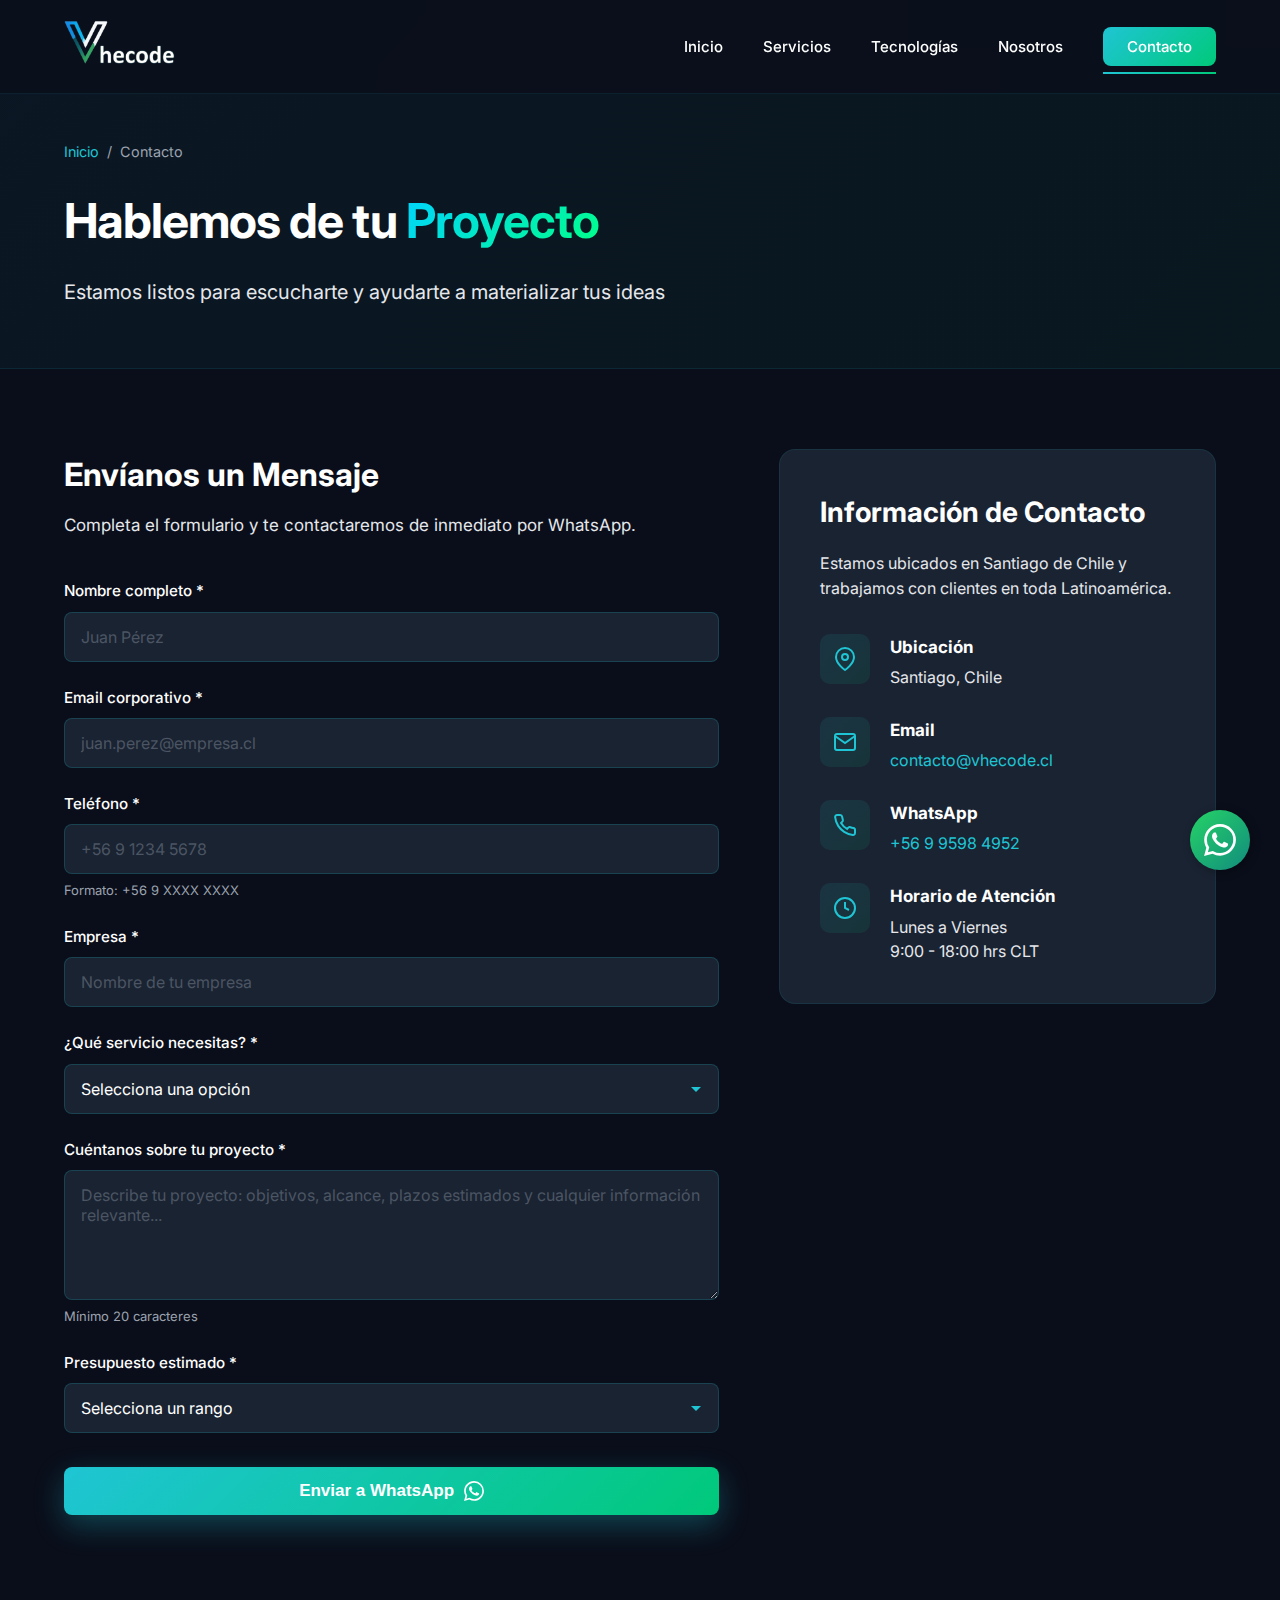
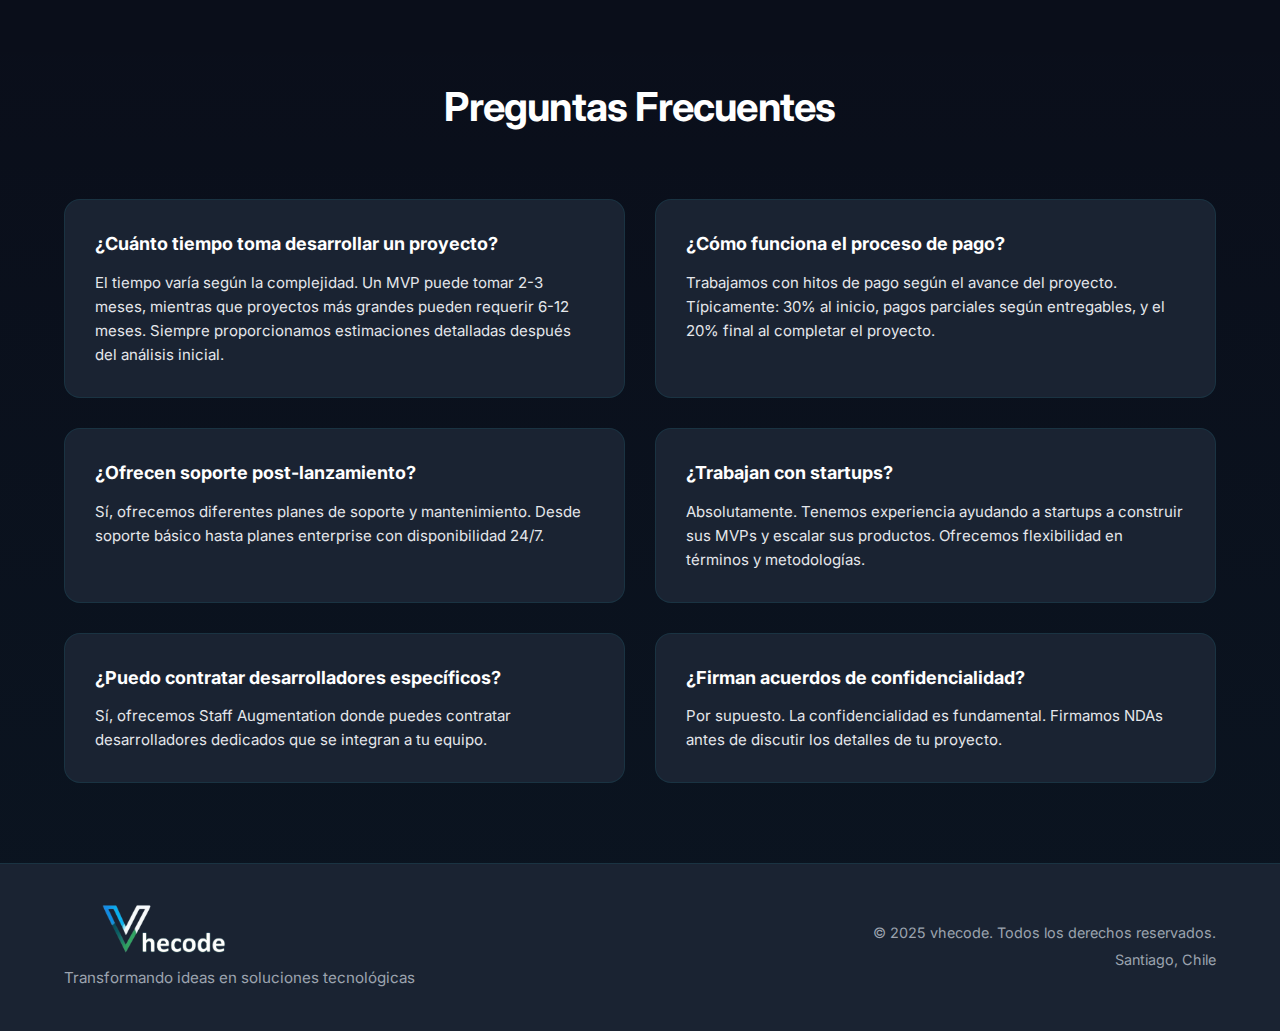
<file: pages/contacto.html>
<!DOCTYPE html>
<html lang="es-CL">
<head>
    <meta charset="UTF-8">
    <meta name="viewport" content="width=device-width, initial-scale=1.0">
    <meta name="description" content="Contáctanos para tu proyecto de desarrollo de software. Estamos en Santiago, Chile. Formulario de contacto directo a WhatsApp.">
    <meta name="keywords" content="contacto vhecode, desarrollo software Chile, cotización software, consultoría tecnológica">
    <title>Contacto | vhecode - Hablemos de tu Proyecto</title>
    <link rel="stylesheet" href="../css/styles.css">
    <link rel="preconnect" href="https://fonts.googleapis.com">
    <link rel="preconnect" href="https://fonts.gstatic.com" crossorigin>
    <link href="https://fonts.googleapis.com/css2?family=Inter:wght@300;400;500;600;700;800&display=swap" rel="stylesheet">
    <link rel="icon" type="image/x-icon" href="../images/favicon/favicon.ico">
<link rel="icon" type="image/png" sizes="32x32" href="../images/favicon/images/favicon/web-app-manifest-192x192.png">
<link rel="icon" type="image/png" sizes="16x16" href="../images/favicon/favicon-96x96.png">
<link rel="apple-touch-icon" sizes="180x180" href="../images/favicon/apple-touch-icon.png">
<link rel="manifest" href="../images/favicon/site.webmanifest">
<meta name="theme-color" content="#1fc5d4">
<meta name="msapplication-TileColor" content="#1a2332">
<meta name="msapplication-config" content="browserconfig.xml">
</head>
<body>
    <!-- Navegación -->
   
 <div id="header-placeholder"></div>
    <!-- Hero Interno -->
    <section class="internal-hero">
        <div class="container">
            <div class="breadcrumb">
                <a href="../index.html">Inicio</a>
                <span>/</span>
                <span>Contacto</span>
            </div>
            <h1 class="internal-title">Hablemos de tu <span class="gradient-text">Proyecto</span></h1>
            <p class="internal-subtitle">Estamos listos para escucharte y ayudarte a materializar tus ideas</p>
        </div>
    </section>

    <!-- Contact Section -->
    <section class="contact-section">
        <div class="container">
            <div class="contact-grid">
                <!-- Formulario -->
                <div class="contact-form-wrapper">
                    <h2>Envíanos un Mensaje</h2>
                    <p class="form-description">Completa el formulario y te contactaremos de inmediato por WhatsApp.</p>
                    
                    <form class="contact-form" id="contactForm" novalidate>
                        <div class="form-group">
                            <label for="name">Nombre completo *</label>
                            <input type="text" id="name" name="name" required placeholder="Juan Pérez" autocomplete="name">
                            <span class="error-msg" id="nameError"></span>
                        </div>
                        
                        <div class="form-group">
                            <label for="email">Email corporativo *</label>
                            <input type="email" id="email" name="email" required placeholder="juan.perez@empresa.cl" autocomplete="email">
                            <span class="error-msg" id="emailError"></span>
                        </div>
                        
                        <div class="form-group">
                            <label for="phone">Teléfono *</label>
                            <input type="tel" id="phone" name="phone" required placeholder="+56 9 1234 5678" maxlength="16" autocomplete="tel">
                            <span class="error-msg" id="phoneError"></span>
                            <span class="help-text">Formato: +56 9 XXXX XXXX</span>
                        </div>
                        
                        <div class="form-group">
                            <label for="company">Empresa *</label>
                            <input type="text" id="company" name="company" required placeholder="Nombre de tu empresa" autocomplete="organization">
                            <span class="error-msg" id="companyError"></span>
                        </div>
                        
                        <div class="form-group">
                            <label for="service">¿Qué servicio necesitas? *</label>
                            <select id="service" name="service" required>
                                <option value="">Selecciona una opción</option>
                                <option value="desarrollo">Desarrollo de Software a Medida</option>
                                <option value="consultoria">Consultoría Tecnológica</option>
                                <option value="aplicaciones">Aplicaciones Web y Móviles</option>
                                <option value="basesdatos">Bases de Datos</option>
                                <option value="soporte">Soporte y Mantenimiento</option>
                                <option value="staff">Staff Augmentation</option>
                                <option value="otro">Otro</option>
                            </select>
                            <span class="error-msg" id="serviceError"></span>
                        </div>
                        
                        <div class="form-group">
                            <label for="message">Cuéntanos sobre tu proyecto *</label>
                            <textarea id="message" name="message" rows="5" required placeholder="Describe tu proyecto: objetivos, alcance, plazos estimados y cualquier información relevante..." minlength="20"></textarea>
                            <span class="error-msg" id="messageError"></span>
                            <span class="help-text">Mínimo 20 caracteres</span>
                        </div>
                        
                        <div class="form-group">
                            <label for="budget">Presupuesto estimado *</label>
                            <select id="budget" name="budget" required>
                                <option value="">Selecciona un rango</option>
                                <option value="menos-5m">Menos de $5.000.000 CLP</option>
                                <option value="5m-10m">$5.000.000 - $10.000.000 CLP</option>
                                <option value="10m-20m">$10.000.000 - $20.000.000 CLP</option>
                                <option value="20m-50m">$20.000.000 - $50.000.000 CLP</option>
                                <option value="mas-50m">Más de $50.000.000 CLP</option>
                                <option value="por-definir">Por definir</option>
                            </select>
                            <span class="error-msg" id="budgetError"></span>
                        </div>
                        
                        <button type="submit" class="btn btn-primary btn-submit" id="submitBtn">
                            <span class="btn-text">Enviar a WhatsApp</span>
                            <svg class="btn-icon" viewBox="0 0 24 24" fill="currentColor">
                                <path d="M17.472 14.382c-.297-.149-1.758-.867-2.03-.967-.273-.099-.471-.148-.67.15-.197.297-.767.966-.94 1.164-.173.199-.347.223-.644.075-.297-.15-1.255-.463-2.39-1.475-.883-.788-1.48-1.761-1.653-2.059-.173-.297-.018-.458.13-.606.134-.133.298-.347.446-.52.149-.174.198-.298.298-.497.099-.198.05-.371-.025-.52-.075-.149-.669-1.612-.916-2.207-.242-.579-.487-.5-.669-.51-.173-.008-.371-.01-.57-.01-.198 0-.52.074-.792.372-.272.297-1.04 1.016-1.04 2.479 0 1.462 1.065 2.875 1.213 3.074.149.198 2.096 3.2 5.077 4.487.709.306 1.262.489 1.694.625.712.227 1.36.195 1.871.118.571-.085 1.758-.719 2.006-1.413.248-.694.248-1.289.173-1.413-.074-.124-.272-.198-.57-.347m-5.421 7.403h-.004a9.87 9.87 0 01-5.031-1.378l-.361-.214-3.741.982.998-3.648-.235-.374a9.86 9.86 0 01-1.51-5.26c.001-5.45 4.436-9.884 9.888-9.884 2.64 0 5.122 1.03 6.988 2.898a9.825 9.825 0 012.893 6.994c-.003 5.45-4.437 9.884-9.885 9.884m8.413-18.297A11.815 11.815 0 0012.05 0C5.495 0 .16 5.335.157 11.892c0 2.096.547 4.142 1.588 5.945L.057 24l6.305-1.654a11.882 11.882 0 005.683 1.448h.005c6.554 0 11.89-5.335 11.893-11.893a11.821 11.821 0 00-3.48-8.413Z"/>
                            </svg>
                        </button>
                        
                        <div class="form-message" id="formMessage"></div>
                    </form>
                </div>
                
                <!-- Información de Contacto -->
                <div class="contact-info-wrapper">
                    <div class="contact-info-card">
                        <h3>Información de Contacto</h3>
                        <p>Estamos ubicados en Santiago de Chile y trabajamos con clientes en toda Latinoamérica.</p>
                        
                        <div class="contact-info-item">
                            <div class="contact-info-icon">
                                <svg viewBox="0 0 24 24" fill="none" stroke="currentColor" stroke-width="2">
                                    <path d="M21 10c0 7-9 13-9 13s-9-6-9-13a9 9 0 0 1 18 0z"/>
                                    <circle cx="12" cy="10" r="3"/>
                                </svg>
                            </div>
                            <div class="contact-info-text">
                                <h4>Ubicación</h4>
                                <p>Santiago, Chile</p>
                            </div>
                        </div>
                        
                        <div class="contact-info-item">
                            <div class="contact-info-icon">
                                <svg viewBox="0 0 24 24" fill="none" stroke="currentColor" stroke-width="2">
                                    <path d="M4 4h16c1.1 0 2 .9 2 2v12c0 1.1-.9 2-2 2H4c-1.1 0-2-.9-2-2V6c0-1.1.9-2 2-2z"/>
                                    <polyline points="22,6 12,13 2,6"/>
                                </svg>
                            </div>
                            <div class="contact-info-text">
                                <h4>Email</h4>
                                <p><a href="mailto:contacto@vhecode.cl">contacto@vhecode.cl</a></p>
                            </div>
                        </div>
                        
                        <div class="contact-info-item">
                            <div class="contact-info-icon">
                                <svg viewBox="0 0 24 24" fill="none" stroke="currentColor" stroke-width="2">
                                    <path d="M22 16.92v3a2 2 0 0 1-2.18 2 19.79 19.79 0 0 1-8.63-3.07 19.5 19.5 0 0 1-6-6 19.79 19.79 0 0 1-3.07-8.67A2 2 0 0 1 4.11 2h3a2 2 0 0 1 2 1.72 12.84 12.84 0 0 0 .7 2.81 2 2 0 0 1-.45 2.11L8.09 9.91a16 16 0 0 0 6 6l1.27-1.27a2 2 0 0 1 2.11-.45 12.84 12.84 0 0 0 2.81.7A2 2 0 0 1 22 16.92z"/>
                                </svg>
                            </div>
                            <div class="contact-info-text">
                                <h4>WhatsApp</h4>
                                <p><a href="https://wa.me/56995984952" target="_blank">+56 9 9598 4952</a></p>
                            </div>
                        </div>
                        
                        <div class="contact-info-item">
                            <div class="contact-info-icon">
                                <svg viewBox="0 0 24 24" fill="none" stroke="currentColor" stroke-width="2">
                                    <circle cx="12" cy="12" r="10"/>
                                    <polyline points="12 6 12 12 16 14"/>
                                </svg>
                            </div>
                            <div class="contact-info-text">
                                <h4>Horario de Atención</h4>
                                <p>Lunes a Viernes<br>9:00 - 18:00 hrs CLT</p>
                            </div>
                        </div>
                    </div>
                    <!--
                    <div class="contact-social">
                        <h4>Síguenos en Redes</h4>
                        <div class="social-links">
                            <a href="#" class="social-link" aria-label="LinkedIn" title="LinkedIn">
                                <svg viewBox="0 0 24 24" fill="currentColor">
                                    <path d="M20.447 20.452h-3.554v-5.569c0-1.328-.027-3.037-1.852-3.037-1.853 0-2.136 1.445-2.136 2.939v5.667H9.351V9h3.414v1.561h.046c.477-.9 1.637-1.85 3.37-1.85 3.601 0 4.267 2.37 4.267 5.455v6.286zM5.337 7.433c-1.144 0-2.063-.926-2.063-2.065 0-1.138.92-2.063 2.063-2.063 1.14 0 2.064.925 2.064 2.063 0 1.139-.925 2.065-2.064 2.065zm1.782 13.019H3.555V9h3.564v11.452zM22.225 0H1.771C.792 0 0 .774 0 1.729v20.542C0 23.227.792 24 1.771 24h20.451C23.2 24 24 23.227 24 22.271V1.729C24 .774 23.2 0 22.222 0h.003z"/>
                                </svg>
                            </a>
                            <a href="#" class="social-link" aria-label="GitHub" title="GitHub">
                                <svg viewBox="0 0 24 24" fill="currentColor">
                                    <path d="M12 .297c-6.63 0-12 5.373-12 12 0 5.303 3.438 9.8 8.205 11.385.6.113.82-.258.82-.577 0-.285-.01-1.04-.015-2.04-3.338.724-4.042-1.61-4.042-1.61C4.422 18.07 3.633 17.7 3.633 17.7c-1.087-.744.084-.729.084-.729 1.205.084 1.838 1.236 1.838 1.236 1.07 1.835 2.809 1.305 3.495.998.108-.776.417-1.305.76-1.605-2.665-.3-5.466-1.332-5.466-5.93 0-1.31.465-2.38 1.235-3.22-.135-.303-.54-1.523.105-3.176 0 0 1.005-.322 3.3 1.23.96-.267 1.98-.399 3-.405 1.02.006 2.04.138 3 .405 2.28-1.552 3.285-1.23 3.285-1.23.645 1.653.24 2.873.12 3.176.765.84 1.23 1.91 1.23 3.22 0 4.61-2.805 5.625-5.475 5.92.42.36.81 1.096.81 2.22 0 1.606-.015 2.896-.015 3.286 0 .315.21.69.825.57C20.565 22.092 24 17.592 24 12.297c0-6.627-5.373-12-12-12"/>
                                </svg>
                            </a>
                            <a href="#" class="social-link" aria-label="Twitter" title="Twitter">
                                <svg viewBox="0 0 24 24" fill="currentColor">
                                    <path d="M23.953 4.57a10 10 0 01-2.825.775 4.958 4.958 0 002.163-2.723c-.951.555-2.005.959-3.127 1.184a4.92 4.92 0 00-8.384 4.482C7.69 8.095 4.067 6.13 1.64 3.162a4.822 4.822 0 00-.666 2.475c0 1.71.87 3.213 2.188 4.096a4.904 4.904 0 01-2.228-.616v.06a4.923 4.923 0 003.946 4.827 4.996 4.996 0 01-2.212.085 4.936 4.936 0 004.604 3.417 9.867 9.867 0 01-6.102 2.105c-.39 0-.779-.023-1.17-.067a13.995 13.995 0 007.557 2.209c9.053 0 13.998-7.496 13.998-13.985 0-.21 0-.42-.015-.63A9.935 9.935 0 0024 4.59z"/>
                                </svg>
                            </a>
                        </div>
                    </div>
                    -->
                </div>
            </div>
        </div>
    </section>

    <!-- FAQ Section -->
    <section class="faq-section">
        <div class="container">
            <div class="section-header">
                <h2 class="section-title">Preguntas Frecuentes</h2>
            </div>
            
            <div class="faq-grid">
                <div class="faq-item">
                    <h3>¿Cuánto tiempo toma desarrollar un proyecto?</h3>
                    <p>El tiempo varía según la complejidad. Un MVP puede tomar 2-3 meses, mientras que proyectos más grandes pueden requerir 6-12 meses. Siempre proporcionamos estimaciones detalladas después del análisis inicial.</p>
                </div>
                
                <div class="faq-item">
                    <h3>¿Cómo funciona el proceso de pago?</h3>
                    <p>Trabajamos con hitos de pago según el avance del proyecto. Típicamente: 30% al inicio, pagos parciales según entregables, y el 20% final al completar el proyecto.</p>
                </div>
                
                <div class="faq-item">
                    <h3>¿Ofrecen soporte post-lanzamiento?</h3>
                    <p>Sí, ofrecemos diferentes planes de soporte y mantenimiento. Desde soporte básico hasta planes enterprise con disponibilidad 24/7.</p>
                </div>
                
                <div class="faq-item">
                    <h3>¿Trabajan con startups?</h3>
                    <p>Absolutamente. Tenemos experiencia ayudando a startups a construir sus MVPs y escalar sus productos. Ofrecemos flexibilidad en términos y metodologías.</p>
                </div>
                
                <div class="faq-item">
                    <h3>¿Puedo contratar desarrolladores específicos?</h3>
                    <p>Sí, ofrecemos Staff Augmentation donde puedes contratar desarrolladores dedicados que se integran a tu equipo.</p>
                </div>
                
                <div class="faq-item">
                    <h3>¿Firman acuerdos de confidencialidad?</h3>
                    <p>Por supuesto. La confidencialidad es fundamental. Firmamos NDAs antes de discutir los detalles de tu proyecto.</p>
                </div>
            </div>
        </div>
    </section>

    <!-- Footer -->
 

     <div id="footer-placeholder"></div>

     <script src="../js/seo-config.js"></script>
     <script src="../js/includes-loader.js"></script>
    <script src="../js/main.js"></script>
    <script src="../js/contact.js"></script>
</body>
</html>
</file>
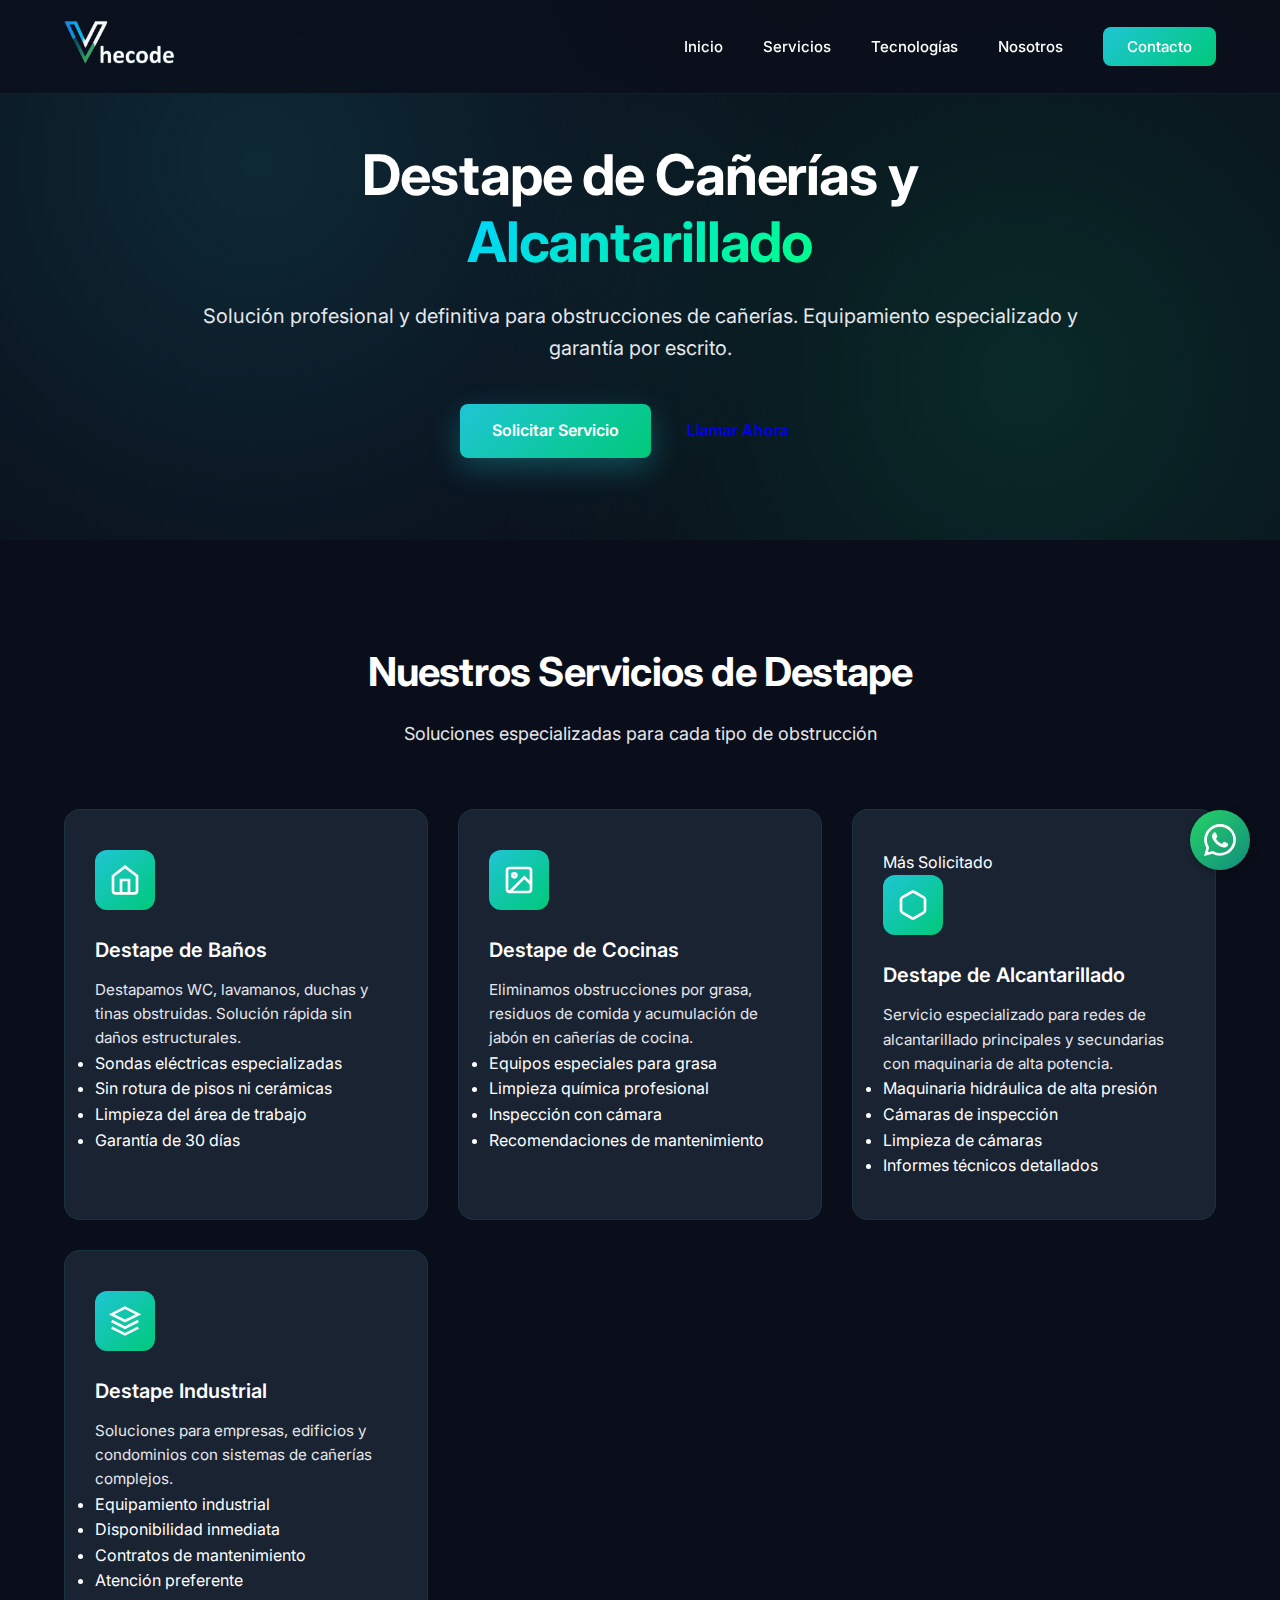
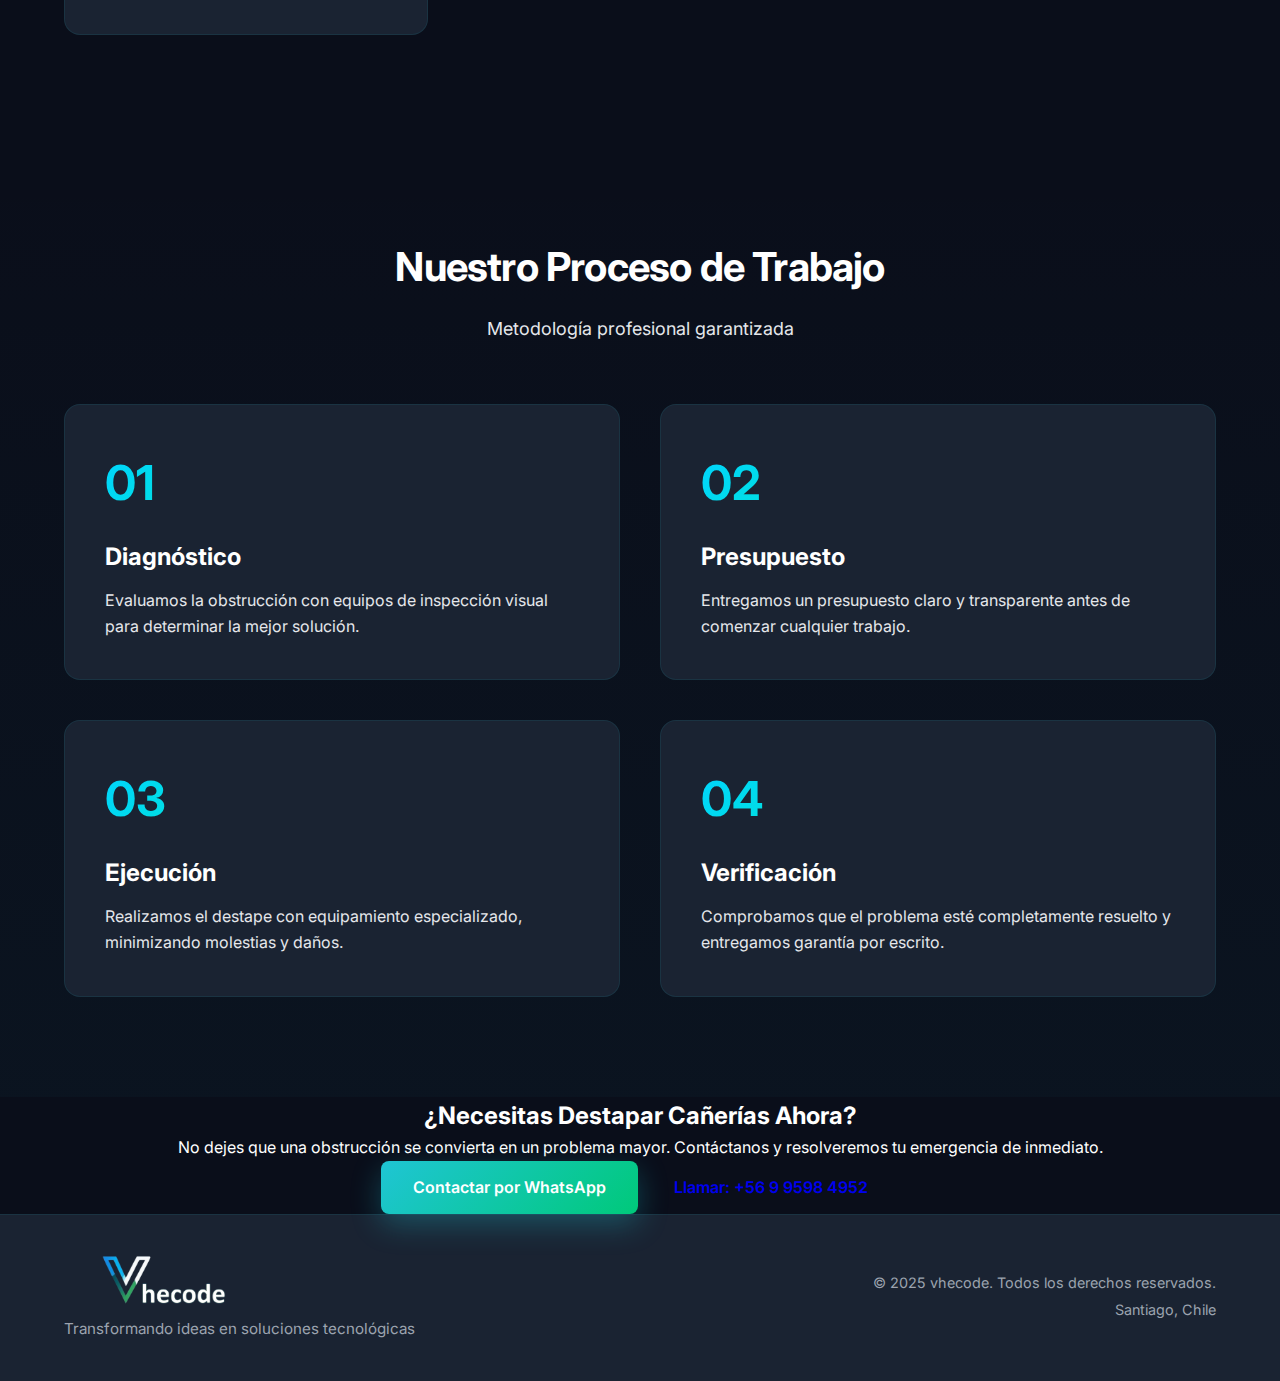
<file: pages/destape-canerias.html>
<!DOCTYPE html>
<html lang="es-CL">
<head>
    <meta charset="UTF-8">
    <meta name="viewport" content="width=device-width, initial-scale=1.0">
    <meta name="description" content="Servicio profesional de destape de cañerías y alcantarillado en la Región Metropolitana. Equipamiento de última generación, garantía y atención 24/7.">
    <meta name="keywords" content="destape cañerías, destape alcantarillado, destape baño, destape cocina, destape profesional, región metropolitana">
    <title>Destape de Cañerías y Alcantarillado 24/7 | Servicio Profesional RM</title>
    <link rel="canonical" href="https://vhecode.cl/pages/destape-canerias.html">
    <link rel="stylesheet" href="../css/styles.css">
    <link href="https://fonts.googleapis.com/css2?family=Inter:wght@300;400;500;600;700;800;900&family=Poppins:wght@600;700;800&display=swap" rel="stylesheet">

    <!-- Schema.org -->
    <script type="application/ld+json">
    {
      "@context": "https://schema.org",
      "@type": "Service",
      "serviceType": "Destape de Cañerías y Alcantarillado",
      "provider": {
        "@type": "LocalBusiness",
        "name": "Destapes Profesionales",
        "telephone": "+56995984952",
        "areaServed": "Región Metropolitana"
      }
    }
    </script>
</head>
<body>
    <div id="header-placeholder"></div>

    <!-- Hero Section -->
    <section class="hero" style="min-height: 60vh;">
        <div class="hero-overlay"></div>
        <div class="container">
            <div class="hero-content">
                <h1 class="hero-title">Destape de Cañerías y <span class="gradient-text">Alcantarillado</span></h1>
                <p class="hero-subtitle">Solución profesional y definitiva para obstrucciones de cañerías. Equipamiento especializado y garantía por escrito.</p>
                <div class="hero-buttons">
                    <a href="https://wa.me/56995984952" class="btn btn-primary" target="_blank" rel="noopener">Solicitar Servicio</a>
                    <a href="tel:+56995984952" class="btn btn-secondary">Llamar Ahora</a>
                </div>
            </div>
        </div>
    </section>

    <!-- Servicios Detallados -->
    <section class="services">
        <div class="container">
            <div class="section-header">
                <h2 class="section-title">Nuestros Servicios de Destape</h2>
                <p class="section-subtitle">Soluciones especializadas para cada tipo de obstrucción</p>
            </div>

            <div class="services-grid">
                <div class="service-card">
                    <div class="service-icon">
                        <svg viewBox="0 0 24 24" fill="none" stroke="currentColor" stroke-width="2">
                            <path d="M3 9l9-7 9 7v11a2 2 0 01-2 2H5a2 2 0 01-2-2z"/>
                            <polyline points="9 22 9 12 15 12 15 22"/>
                        </svg>
                    </div>
                    <h3 class="service-title">Destape de Baños</h3>
                    <p class="service-description">Destapamos WC, lavamanos, duchas y tinas obstruidas. Solución rápida sin daños estructurales.</p>
                    <ul class="service-features">
                        <li>Sondas eléctricas especializadas</li>
                        <li>Sin rotura de pisos ni cerámicas</li>
                        <li>Limpieza del área de trabajo</li>
                        <li>Garantía de 30 días</li>
                    </ul>
                </div>

                <div class="service-card">
                    <div class="service-icon">
                        <svg viewBox="0 0 24 24" fill="none" stroke="currentColor" stroke-width="2">
                            <rect x="3" y="3" width="18" height="18" rx="2" ry="2"/>
                            <circle cx="8.5" cy="8.5" r="1.5"/>
                            <polyline points="21 15 16 10 5 21"/>
                        </svg>
                    </div>
                    <h3 class="service-title">Destape de Cocinas</h3>
                    <p class="service-description">Eliminamos obstrucciones por grasa, residuos de comida y acumulación de jabón en cañerías de cocina.</p>
                    <ul class="service-features">
                        <li>Equipos especiales para grasa</li>
                        <li>Limpieza química profesional</li>
                        <li>Inspección con cámara</li>
                        <li>Recomendaciones de mantenimiento</li>
                    </ul>
                </div>

                <div class="service-card featured" id="alcantarillado">
                    <div class="featured-badge">Más Solicitado</div>
                    <div class="service-icon">
                        <svg viewBox="0 0 24 24" fill="none" stroke="currentColor" stroke-width="2">
                            <path d="M21 16V8a2 2 0 00-1-1.73l-7-4a2 2 0 00-2 0l-7 4A2 2 0 003 8v8a2 2 0 001 1.73l7 4a2 2 0 002 0l7-4A2 2 0 0021 16z"/>
                        </svg>
                    </div>
                    <h3 class="service-title">Destape de Alcantarillado</h3>
                    <p class="service-description">Servicio especializado para redes de alcantarillado principales y secundarias con maquinaria de alta potencia.</p>
                    <ul class="service-features">
                        <li>Maquinaria hidráulica de alta presión</li>
                        <li>Cámaras de inspección</li>
                        <li>Limpieza de cámaras</li>
                        <li>Informes técnicos detallados</li>
                    </ul>
                </div>

                <div class="service-card">
                    <div class="service-icon">
                        <svg viewBox="0 0 24 24" fill="none" stroke="currentColor" stroke-width="2">
                            <path d="M12 2L2 7l10 5 10-5-10-5z"/>
                            <path d="M2 17l10 5 10-5"/>
                            <path d="M2 12l10 5 10-5"/>
                        </svg>
                    </div>
                    <h3 class="service-title">Destape Industrial</h3>
                    <p class="service-description">Soluciones para empresas, edificios y condominios con sistemas de cañerías complejos.</p>
                    <ul class="service-features">
                        <li>Equipamiento industrial</li>
                        <li>Disponibilidad inmediata</li>
                        <li>Contratos de mantenimiento</li>
                        <li>Atención preferente</li>
                    </ul>
                </div>
            </div>
        </div>
    </section>

    <!-- Proceso -->
    <section class="why-us">
        <div class="container">
            <div class="section-header">
                <h2 class="section-title">Nuestro Proceso de Trabajo</h2>
                <p class="section-subtitle">Metodología profesional garantizada</p>
            </div>

            <div class="why-grid">
                <div class="why-card">
                    <div class="why-number">01</div>
                    <h3>Diagnóstico</h3>
                    <p>Evaluamos la obstrucción con equipos de inspección visual para determinar la mejor solución.</p>
                </div>

                <div class="why-card">
                    <div class="why-number">02</div>
                    <h3>Presupuesto</h3>
                    <p>Entregamos un presupuesto claro y transparente antes de comenzar cualquier trabajo.</p>
                </div>

                <div class="why-card">
                    <div class="why-number">03</div>
                    <h3>Ejecución</h3>
                    <p>Realizamos el destape con equipamiento especializado, minimizando molestias y daños.</p>
                </div>

                <div class="why-card">
                    <div class="why-number">04</div>
                    <h3>Verificación</h3>
                    <p>Comprobamos que el problema esté completamente resuelto y entregamos garantía por escrito.</p>
                </div>
            </div>
        </div>
    </section>

    <!-- CTA -->
    <section class="cta-section">
        <div class="container">
            <div class="cta-content">
                <h2>¿Necesitas Destapar Cañerías Ahora?</h2>
                <p>No dejes que una obstrucción se convierta en un problema mayor. Contáctanos y resolveremos tu emergencia de inmediato.</p>
                <div class="cta-buttons">
                    <a href="https://wa.me/56995984952" class="btn btn-primary btn-large" target="_blank" rel="noopener">
                        Contactar por WhatsApp
                    </a>
                    <a href="tel:+56995984952" class="btn btn-secondary btn-large">
                        Llamar: +56 9 9598 4952
                    </a>
                </div>
            </div>
        </div>
    </section>

    <div id="footer-placeholder"></div>

    <script src="../js/includes-loader.js"></script>
    <script src="../js/main.js"></script>
</body>
</html>
</file>
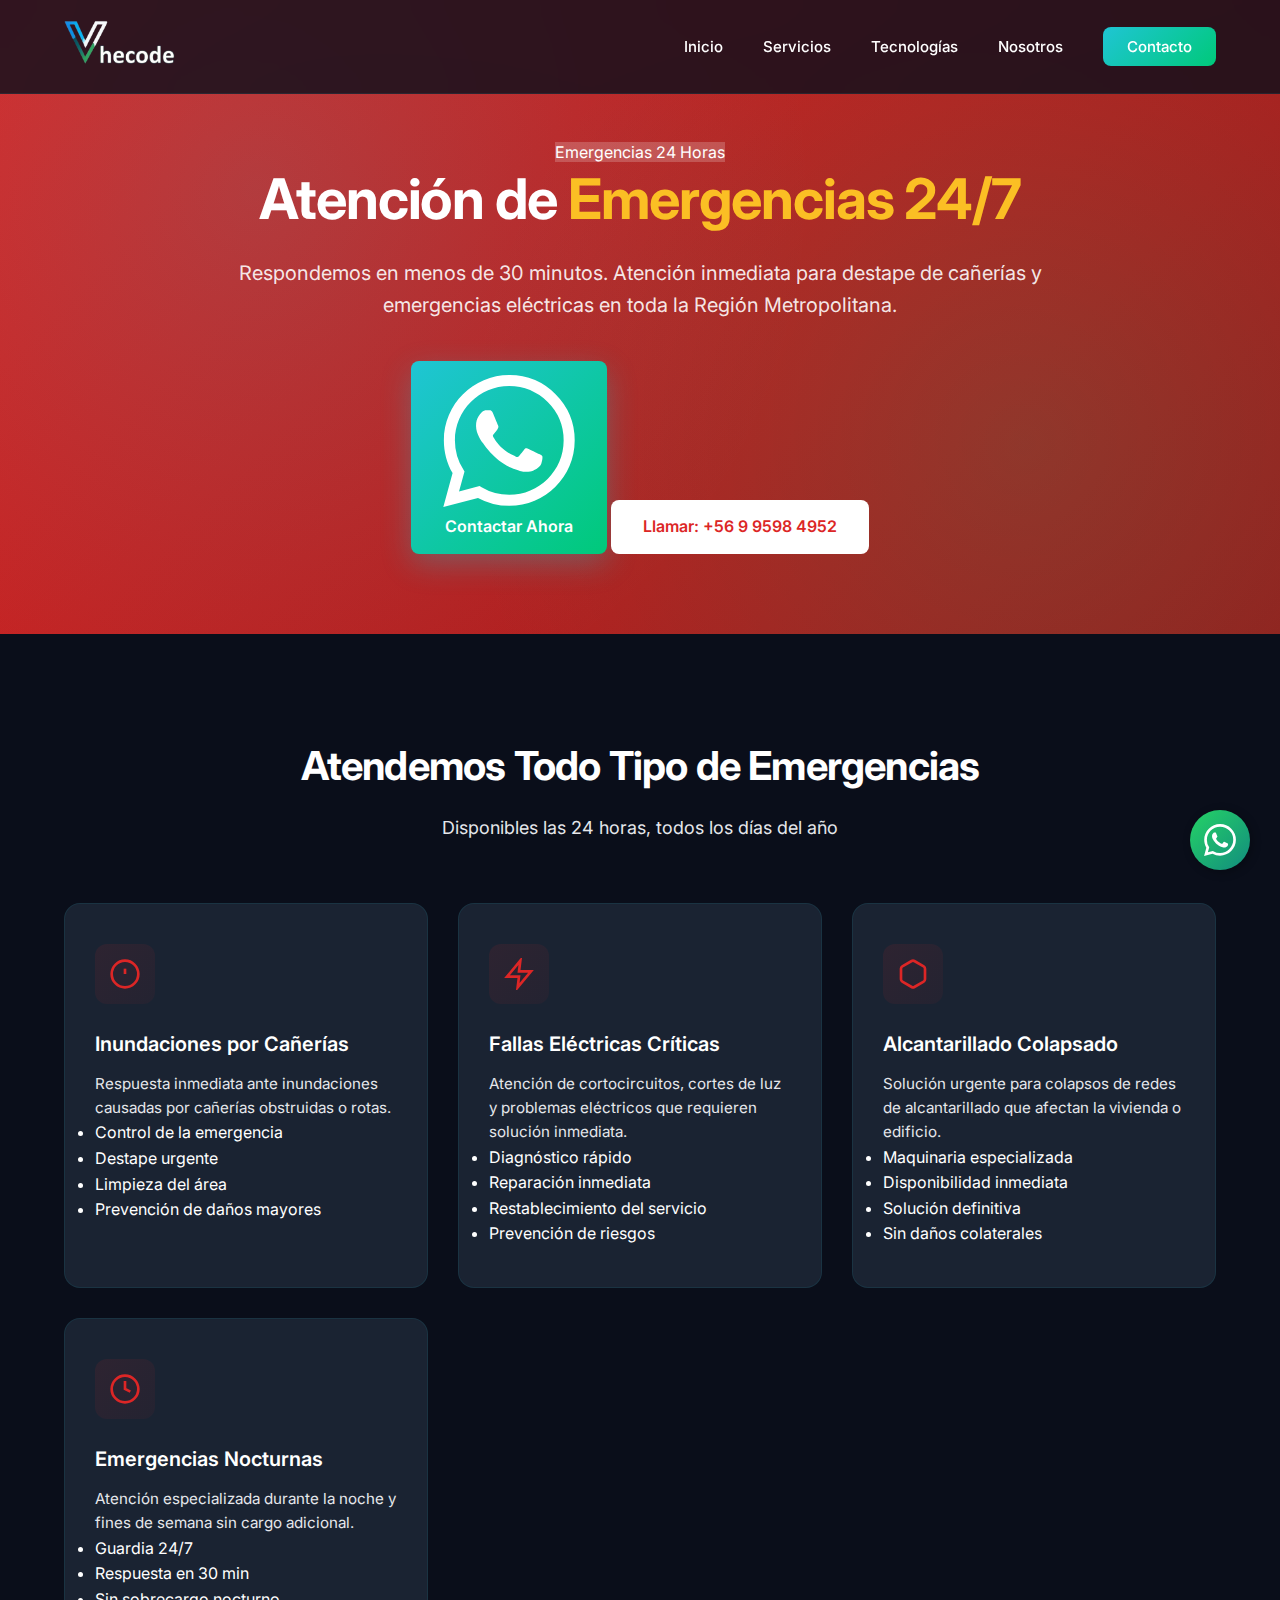
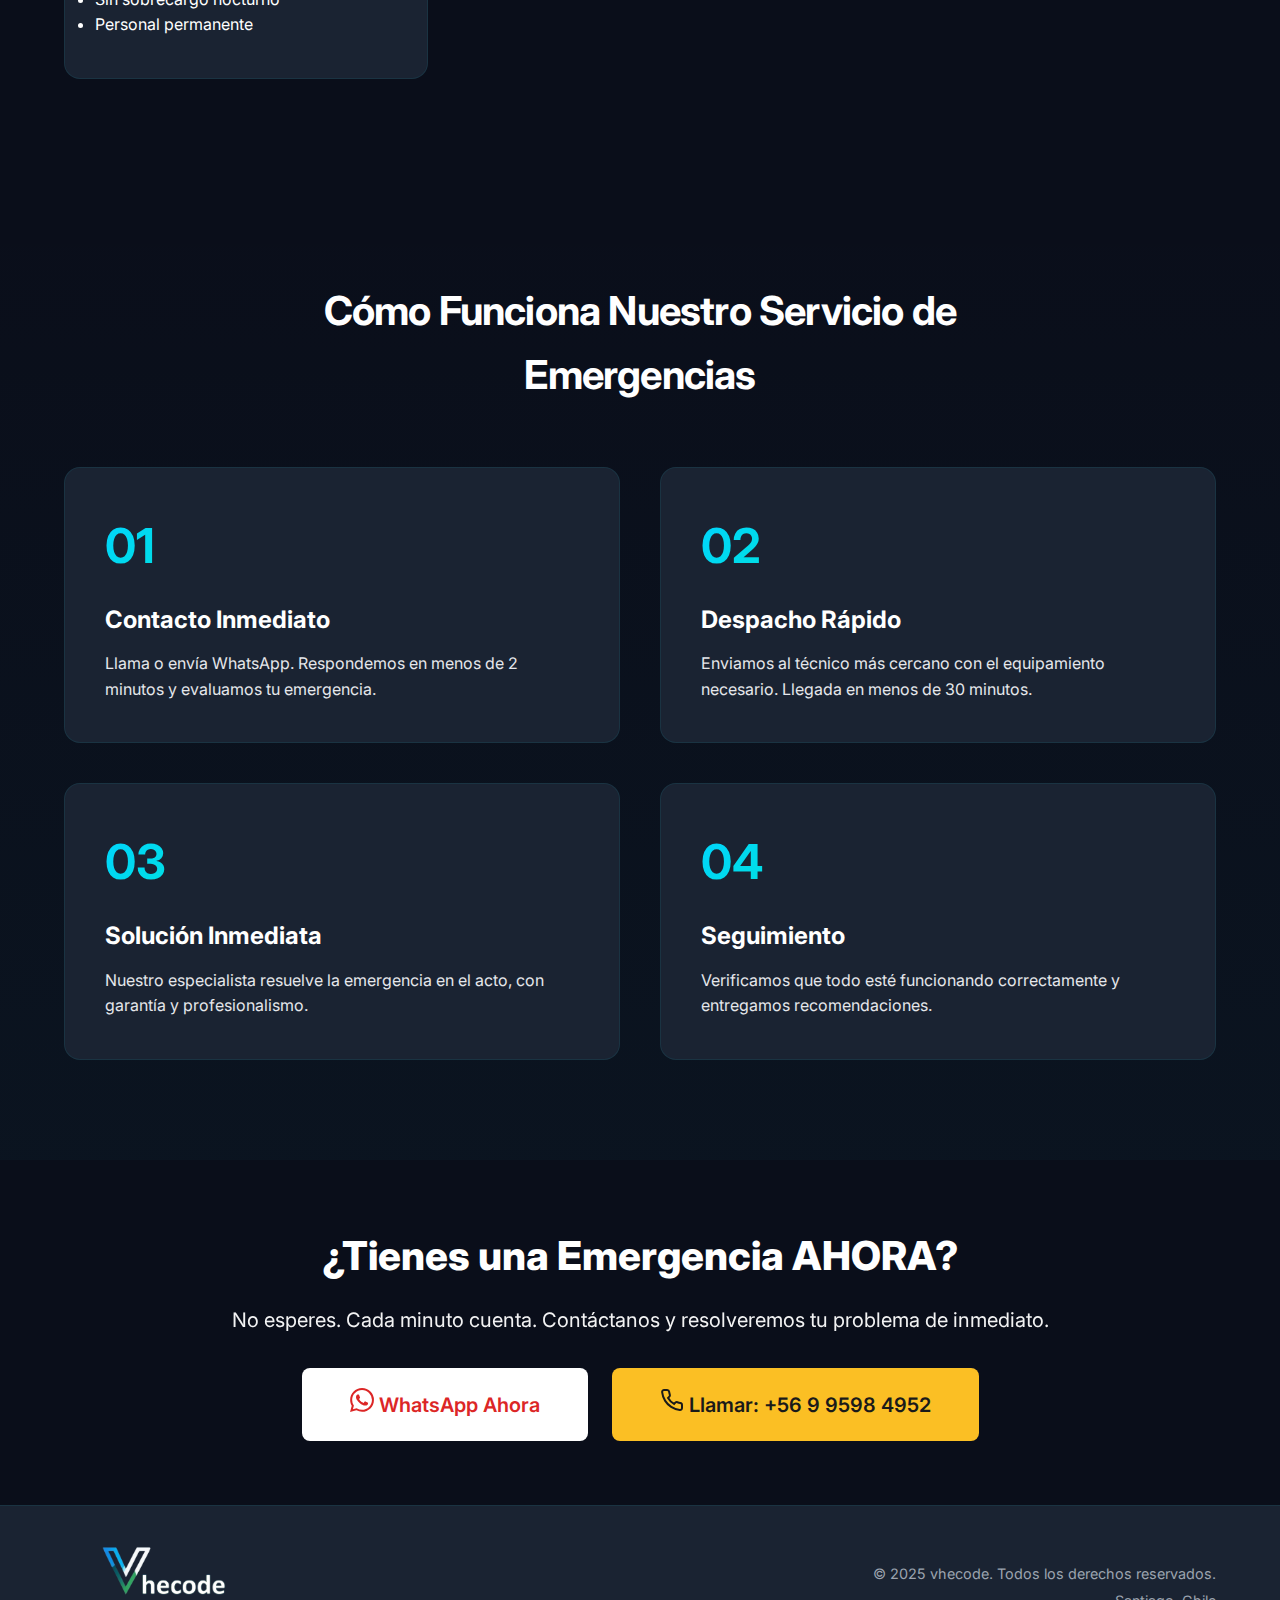
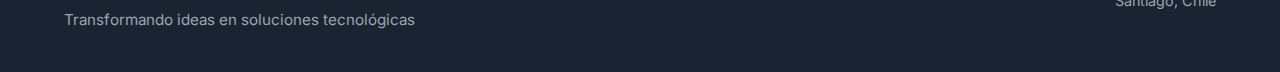
<file: pages/emergencias.html>
<!DOCTYPE html>
<html lang="es-CL">
<head>
    <meta charset="UTF-8">
    <meta name="viewport" content="width=device-width, initial-scale=1.0">
    <meta name="description" content="Servicio de emergencias 24/7 para destape de cañerías y problemas eléctricos en la RM. Respuesta inmediata en menos de 30 minutos.">
    <meta name="keywords" content="emergencias 24/7, destape urgente, electricista urgente, servicio inmediato, región metropolitana">
    <title>Emergencias 24/7 | Destape y Electricidad | Atención Inmediata RM</title>
    <link rel="canonical" href="https://vhecode.cl/pages/emergencias.html">
    <link rel="stylesheet" href="../css/styles.css">
    <link href="https://fonts.googleapis.com/css2?family=Inter:wght@300;400;500;600;700;800;900&family=Poppins:wght@600;700;800&display=swap" rel="stylesheet">
</head>
<body>
    <div id="header-placeholder"></div>

    <!-- Emergency Hero -->
    <section class="hero" style="min-height: 70vh; background: linear-gradient(135deg, #dc2626 0%, #991b1b 100%);">
        <div class="container">
            <div class="hero-content" style="color: white;">
                <span class="hero-badge" style="background: rgba(255,255,255,0.2); color: white; border-color: rgba(255,255,255,0.3);">Emergencias 24 Horas</span>
                <h1 class="hero-title" style="color: white;">Atención de <span style="color: #fbbf24;">Emergencias 24/7</span></h1>
                <p class="hero-subtitle" style="color: rgba(255,255,255,0.9);">Respondemos en menos de 30 minutos. Atención inmediata para destape de cañerías y emergencias eléctricas en toda la Región Metropolitana.</p>
                <div class="hero-buttons">
                    <a href="https://wa.me/56995984952" class="btn btn-primary btn-large" style="animation: pulse-border 2s infinite;" target="_blank" rel="noopener">
                        <svg viewBox="0 0 24 24" fill="currentColor">
                            <path d="M17.472 14.382c-.297-.149-1.758-.867-2.03-.967-.273-.099-.471-.148-.67.15-.197.297-.767.966-.94 1.164-.173.199-.347.223-.644.075-.297-.15-1.255-.463-2.39-1.475-.883-.788-1.48-1.761-1.653-2.059-.173-.297-.018-.458.13-.606.134-.133.298-.347.446-.52.149-.174.198-.298.298-.497.099-.198.05-.371-.025-.52-.075-.149-.669-1.612-.916-2.207-.242-.579-.487-.5-.669-.51-.173-.008-.371-.01-.57-.01-.198 0-.52.074-.792.372-.272.297-1.04 1.016-1.04 2.479 0 1.462 1.065 2.875 1.213 3.074.149.198 2.096 3.2 5.077 4.487.709.306 1.262.489 1.694.625.712.227 1.36.195 1.871.118.571-.085 1.758-.719 2.006-1.413.248-.694.248-1.289.173-1.413-.074-.124-.272-.198-.57-.347m-5.421 7.403h-.004a9.87 9.87 0 01-5.031-1.378l-.361-.214-3.741.982.998-3.648-.235-.374a9.86 9.86 0 01-1.51-5.26c.001-5.45 4.436-9.884 9.888-9.884 2.64 0 5.122 1.03 6.988 2.898a9.825 9.825 0 012.893 6.994c-.003 5.45-4.437 9.884-9.885 9.884m8.413-18.297A11.815 11.815 0 0012.05 0C5.495 0 .16 5.335.157 11.892c0 2.096.547 4.142 1.588 5.945L.057 24l6.305-1.654a11.882 11.882 0 005.683 1.448h.005c6.554 0 11.89-5.335 11.893-11.893a11.821 11.821 0 00-3.48-8.413Z"/>
                        </svg>
                        Contactar Ahora
                    </a>
                    <a href="tel:+56995984952" class="btn btn-secondary btn-large" style="background: white; color: #dc2626;">
                        Llamar: +56 9 9598 4952
                    </a>
                </div>
            </div>
        </div>
    </section>

    <!-- Tipos de Emergencias -->
    <section class="services">
        <div class="container">
            <div class="section-header">
                <h2 class="section-title">Atendemos Todo Tipo de Emergencias</h2>
                <p class="section-subtitle">Disponibles las 24 horas, todos los días del año</p>
            </div>

            <div class="services-grid">
                <div class="service-card">
                    <div class="service-icon" style="background: linear-gradient(135deg, rgba(220,38,38,0.1) 0%, rgba(220,38,38,0.05) 100%);">
                        <svg viewBox="0 0 24 24" fill="none" stroke="currentColor" stroke-width="2" style="color: #dc2626;">
                            <circle cx="12" cy="12" r="10"/>
                            <line x1="12" y1="8" x2="12" y2="12"/>
                            <line x1="12" y1="16" x2="12.01" y2="16"/>
                        </svg>
                    </div>
                    <h3 class="service-title">Inundaciones por Cañerías</h3>
                    <p class="service-description">Respuesta inmediata ante inundaciones causadas por cañerías obstruidas o rotas.</p>
                    <ul class="service-features">
                        <li>Control de la emergencia</li>
                        <li>Destape urgente</li>
                        <li>Limpieza del área</li>
                        <li>Prevención de daños mayores</li>
                    </ul>
                </div>

                <div class="service-card">
                    <div class="service-icon" style="background: linear-gradient(135deg, rgba(220,38,38,0.1) 0%, rgba(220,38,38,0.05) 100%);">
                        <svg viewBox="0 0 24 24" fill="none" stroke="currentColor" stroke-width="2" style="color: #dc2626;">
                            <path d="M13 2L3 14h9l-1 8 10-12h-9l1-8z"/>
                        </svg>
                    </div>
                    <h3 class="service-title">Fallas Eléctricas Críticas</h3>
                    <p class="service-description">Atención de cortocircuitos, cortes de luz y problemas eléctricos que requieren solución inmediata.</p>
                    <ul class="service-features">
                        <li>Diagnóstico rápido</li>
                        <li>Reparación inmediata</li>
                        <li>Restablecimiento del servicio</li>
                        <li>Prevención de riesgos</li>
                    </ul>
                </div>

                <div class="service-card">
                    <div class="service-icon" style="background: linear-gradient(135deg, rgba(220,38,38,0.1) 0%, rgba(220,38,38,0.05) 100%);">
                        <svg viewBox="0 0 24 24" fill="none" stroke="currentColor" stroke-width="2" style="color: #dc2626;">
                            <path d="M21 16V8a2 2 0 00-1-1.73l-7-4a2 2 0 00-2 0l-7 4A2 2 0 003 8v8a2 2 0 001 1.73l7 4a2 2 0 002 0l7-4A2 2 0 0021 16z"/>
                        </svg>
                    </div>
                    <h3 class="service-title">Alcantarillado Colapsado</h3>
                    <p class="service-description">Solución urgente para colapsos de redes de alcantarillado que afectan la vivienda o edificio.</p>
                    <ul class="service-features">
                        <li>Maquinaria especializada</li>
                        <li>Disponibilidad inmediata</li>
                        <li>Solución definitiva</li>
                        <li>Sin daños colaterales</li>
                    </ul>
                </div>

                <div class="service-card">
                    <div class="service-icon" style="background: linear-gradient(135deg, rgba(220,38,38,0.1) 0%, rgba(220,38,38,0.05) 100%);">
                        <svg viewBox="0 0 24 24" fill="none" stroke="currentColor" stroke-width="2" style="color: #dc2626;">
                            <circle cx="12" cy="12" r="10"/>
                            <polyline points="12 6 12 12 16 14"/>
                        </svg>
                    </div>
                    <h3 class="service-title">Emergencias Nocturnas</h3>
                    <p class="service-description">Atención especializada durante la noche y fines de semana sin cargo adicional.</p>
                    <ul class="service-features">
                        <li>Guardia 24/7</li>
                        <li>Respuesta en 30 min</li>
                        <li>Sin sobrecargo nocturno</li>
                        <li>Personal permanente</li>
                    </ul>
                </div>
            </div>
        </div>
    </section>

    <!-- Proceso de Emergencia -->
    <section class="why-us">
        <div class="container">
            <div class="section-header">
                <h2 class="section-title">Cómo Funciona Nuestro Servicio de Emergencias</h2>
            </div>

            <div class="why-grid">
                <div class="why-card">
                    <div class="why-number">01</div>
                    <h3>Contacto Inmediato</h3>
                    <p>Llama o envía WhatsApp. Respondemos en menos de 2 minutos y evaluamos tu emergencia.</p>
                </div>

                <div class="why-card">
                    <div class="why-number">02</div>
                    <h3>Despacho Rápido</h3>
                    <p>Enviamos al técnico más cercano con el equipamiento necesario. Llegada en menos de 30 minutos.</p>
                </div>

                <div class="why-card">
                    <div class="why-number">03</div>
                    <h3>Solución Inmediata</h3>
                    <p>Nuestro especialista resuelve la emergencia en el acto, con garantía y profesionalismo.</p>
                </div>

                <div class="why-card">
                    <div class="why-number">04</div>
                    <h3>Seguimiento</h3>
                    <p>Verificamos que todo esté funcionando correctamente y entregamos recomendaciones.</p>
                </div>
            </div>
        </div>
    </section>

    <!-- CTA Urgente -->
    <section class="emergency-banner" style="padding: 4rem 0;">
        <div class="container">
            <div style="text-align: center;">
                <h2 style="font-size: 2.5rem; font-weight: 800; margin-bottom: 1rem;">¿Tienes una Emergencia AHORA?</h2>
                <p style="font-size: 1.25rem; margin-bottom: 2rem; opacity: 0.95;">No esperes. Cada minuto cuenta. Contáctanos y resolveremos tu problema de inmediato.</p>
                <div style="display: flex; gap: 1.5rem; justify-content: center; flex-wrap: wrap;">
                    <a href="https://wa.me/56995984952" class="btn btn-large" style="background: white; color: #dc2626; padding: 1.25rem 3rem; font-size: 1.25rem;" target="_blank" rel="noopener">
                        <svg viewBox="0 0 24 24" fill="currentColor" style="width: 24px; height: 24px;">
                            <path d="M17.472 14.382c-.297-.149-1.758-.867-2.03-.967-.273-.099-.471-.148-.67.15-.197.297-.767.966-.94 1.164-.173.199-.347.223-.644.075-.297-.15-1.255-.463-2.39-1.475-.883-.788-1.48-1.761-1.653-2.059-.173-.297-.018-.458.13-.606.134-.133.298-.347.446-.52.149-.174.198-.298.298-.497.099-.198.05-.371-.025-.52-.075-.149-.669-1.612-.916-2.207-.242-.579-.487-.5-.669-.51-.173-.008-.371-.01-.57-.01-.198 0-.52.074-.792.372-.272.297-1.04 1.016-1.04 2.479 0 1.462 1.065 2.875 1.213 3.074.149.198 2.096 3.2 5.077 4.487.709.306 1.262.489 1.694.625.712.227 1.36.195 1.871.118.571-.085 1.758-.719 2.006-1.413.248-.694.248-1.289.173-1.413-.074-.124-.272-.198-.57-.347m-5.421 7.403h-.004a9.87 9.87 0 01-5.031-1.378l-.361-.214-3.741.982.998-3.648-.235-.374a9.86 9.86 0 01-1.51-5.26c.001-5.45 4.436-9.884 9.888-9.884 2.64 0 5.122 1.03 6.988 2.898a9.825 9.825 0 012.893 6.994c-.003 5.45-4.437 9.884-9.885 9.884m8.413-18.297A11.815 11.815 0 0012.05 0C5.495 0 .16 5.335.157 11.892c0 2.096.547 4.142 1.588 5.945L.057 24l6.305-1.654a11.882 11.882 0 005.683 1.448h.005c6.554 0 11.89-5.335 11.893-11.893a11.821 11.821 0 00-3.48-8.413Z"/>
                        </svg>
                        WhatsApp Ahora
                    </a>
                    <a href="tel:+56995984952" class="btn btn-large" style="background: #fbbf24; color: #1a1a1a; padding: 1.25rem 3rem; font-size: 1.25rem;">
                        <svg viewBox="0 0 24 24" fill="none" stroke="currentColor" stroke-width="2" style="width: 24px; height: 24px;">
                            <path d="M22 16.92v3a2 2 0 0 1-2.18 2 19.79 19.79 0 0 1-8.63-3.07 19.5 19.5 0 0 1-6-6 19.79 19.79 0 0 1-3.07-8.67A2 2 0 0 1 4.11 2h3a2 2 0 0 1 2 1.72 12.84 12.84 0 0 0 .7 2.81 2 2 0 0 1-.45 2.11L8.09 9.91a16 16 0 0 0 6 6l1.27-1.27a2 2 0 0 1 2.11-.45 12.84 12.84 0 0 0 2.81.7A2 2 0 0 1 22 16.92z"/>
                        </svg>
                        Llamar: +56 9 9598 4952
                    </a>
                </div>
            </div>
        </div>
    </section>

    <div id="footer-placeholder"></div>

    <script src="../js/includes-loader.js"></script>
    <script src="../js/main.js"></script>
</body>
</html>
</file>
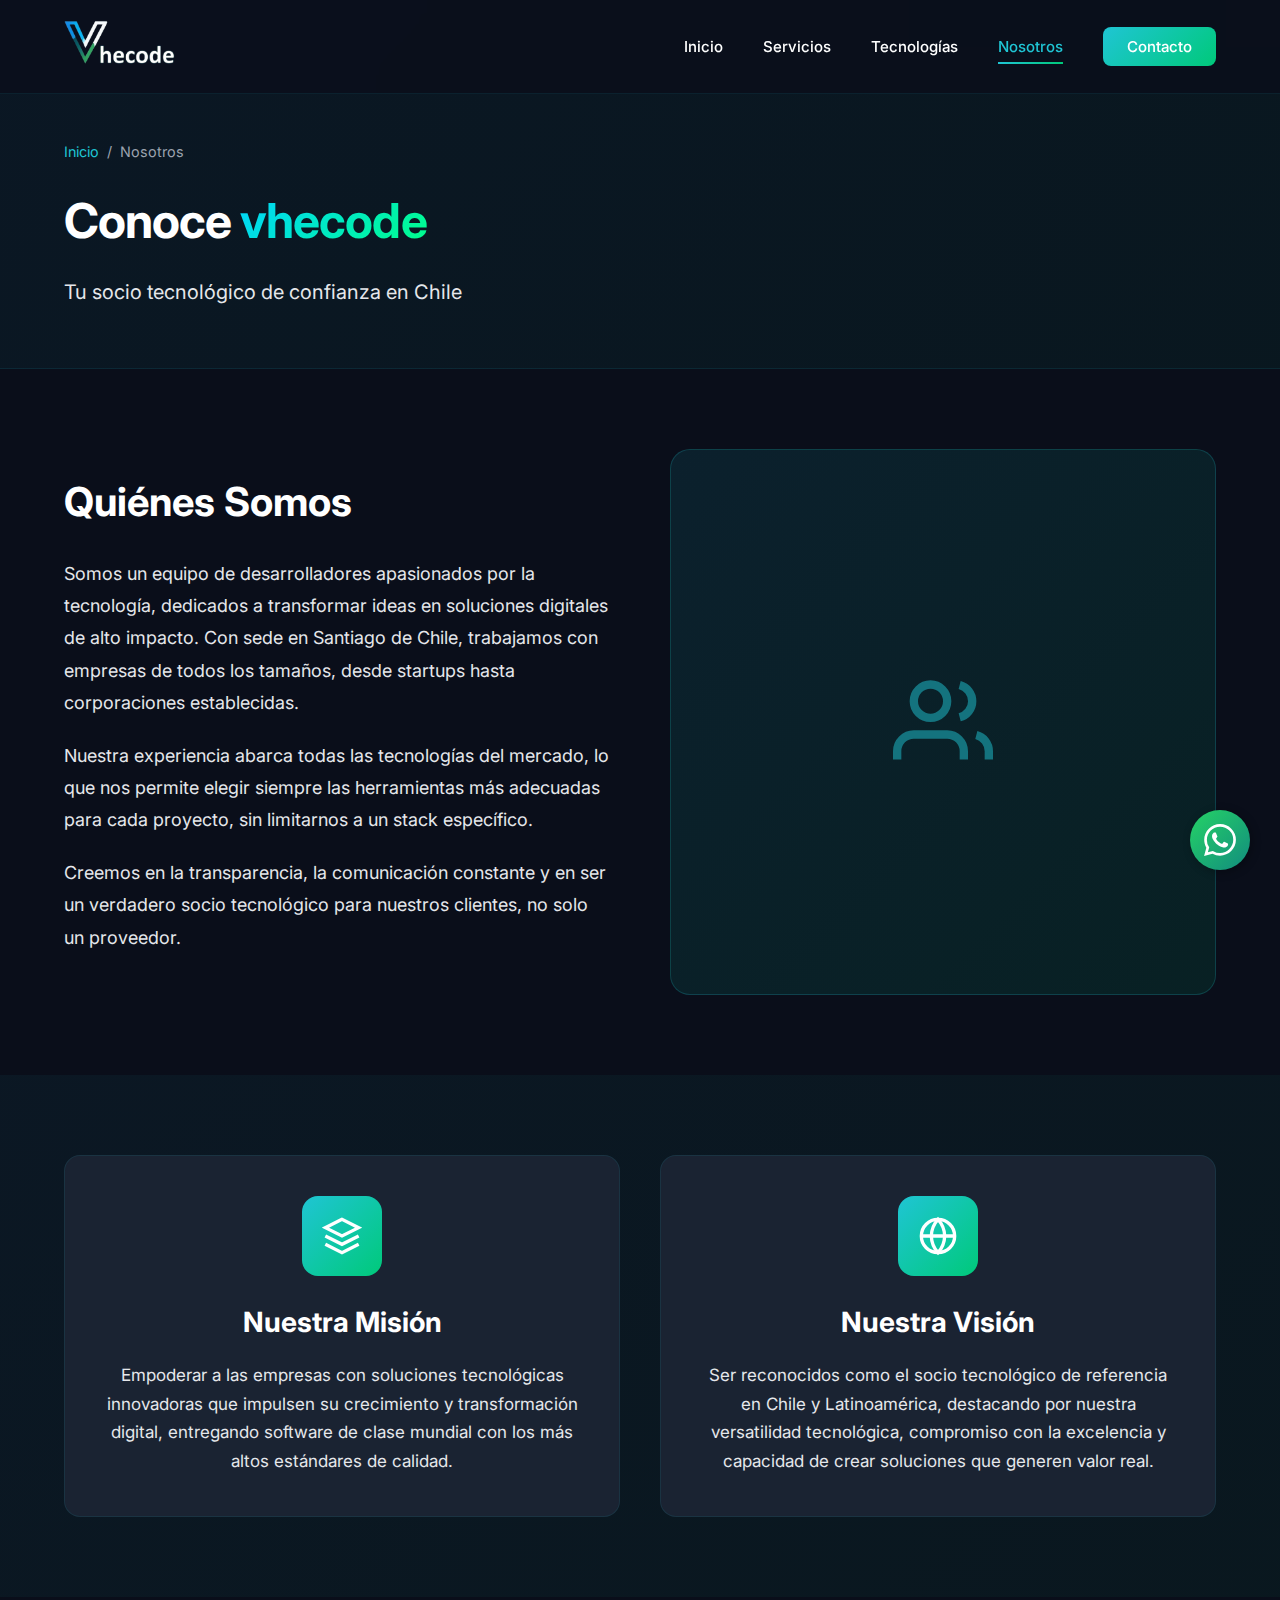
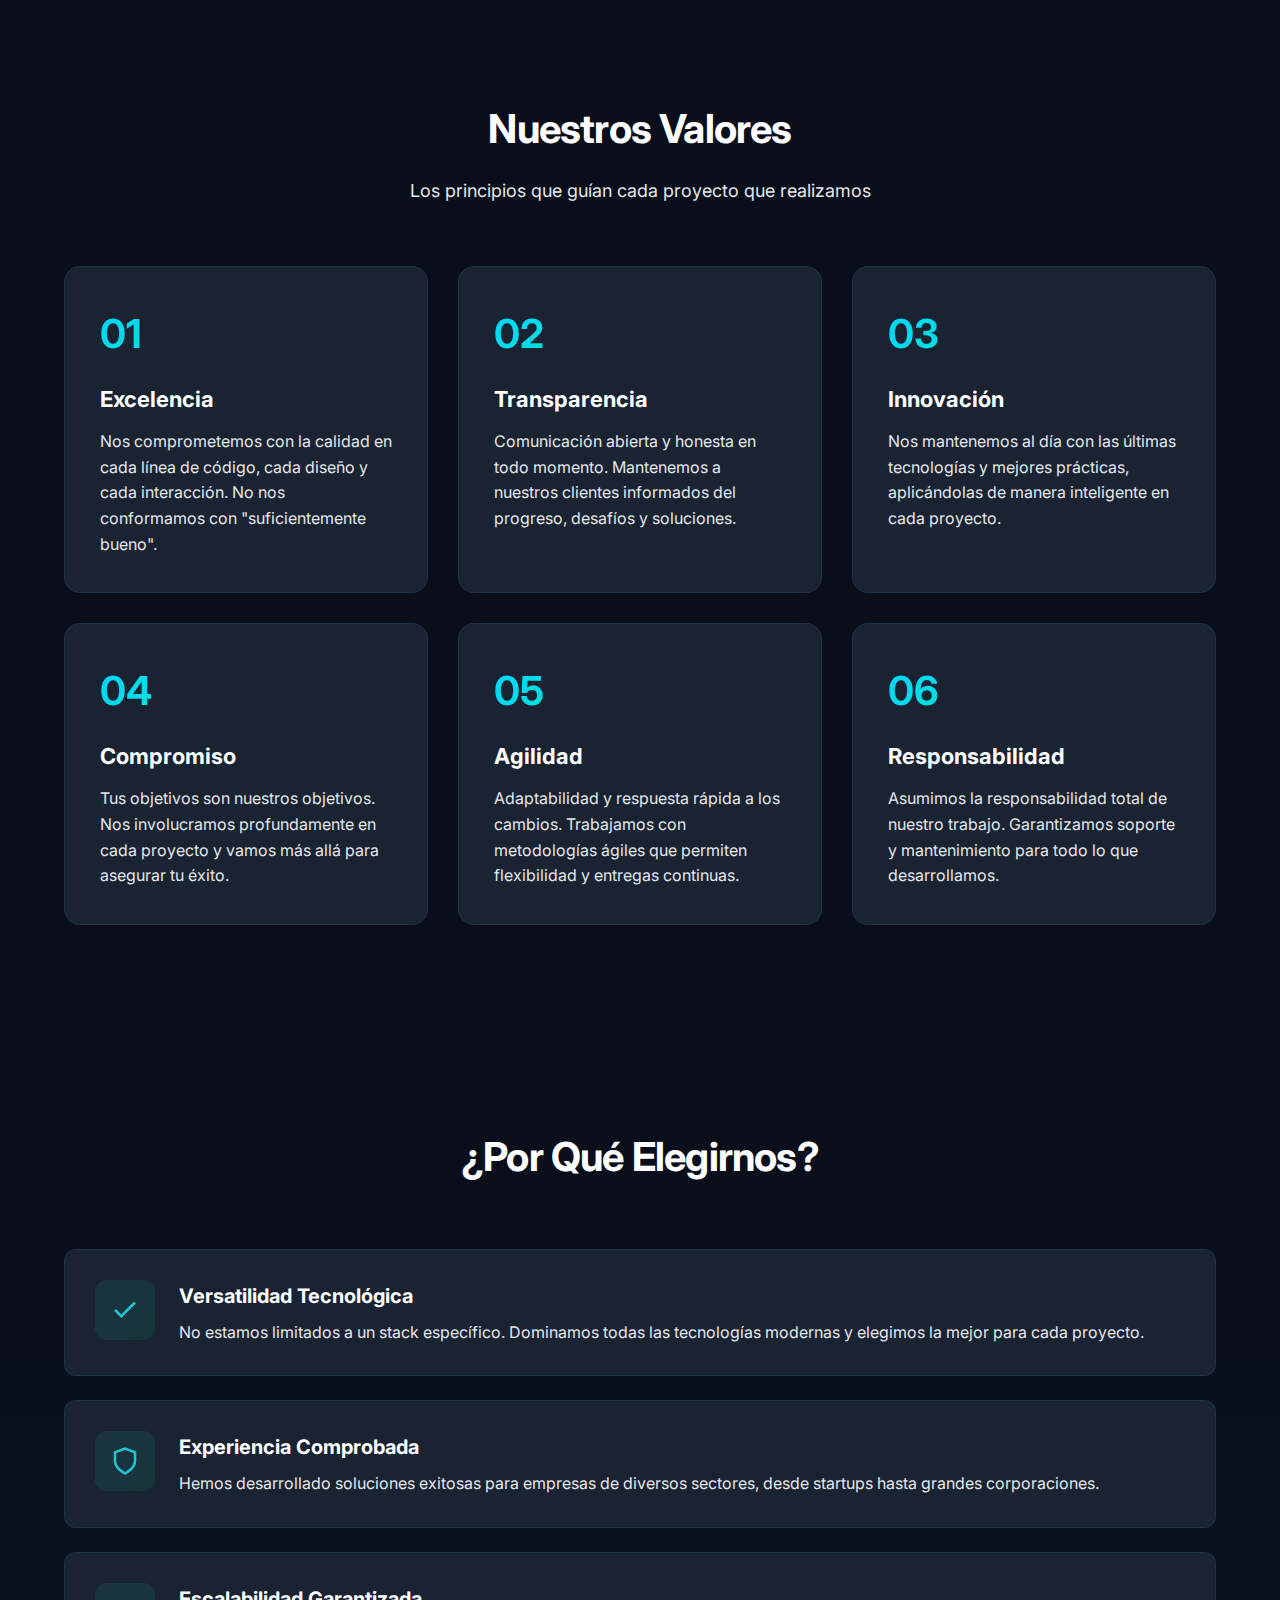
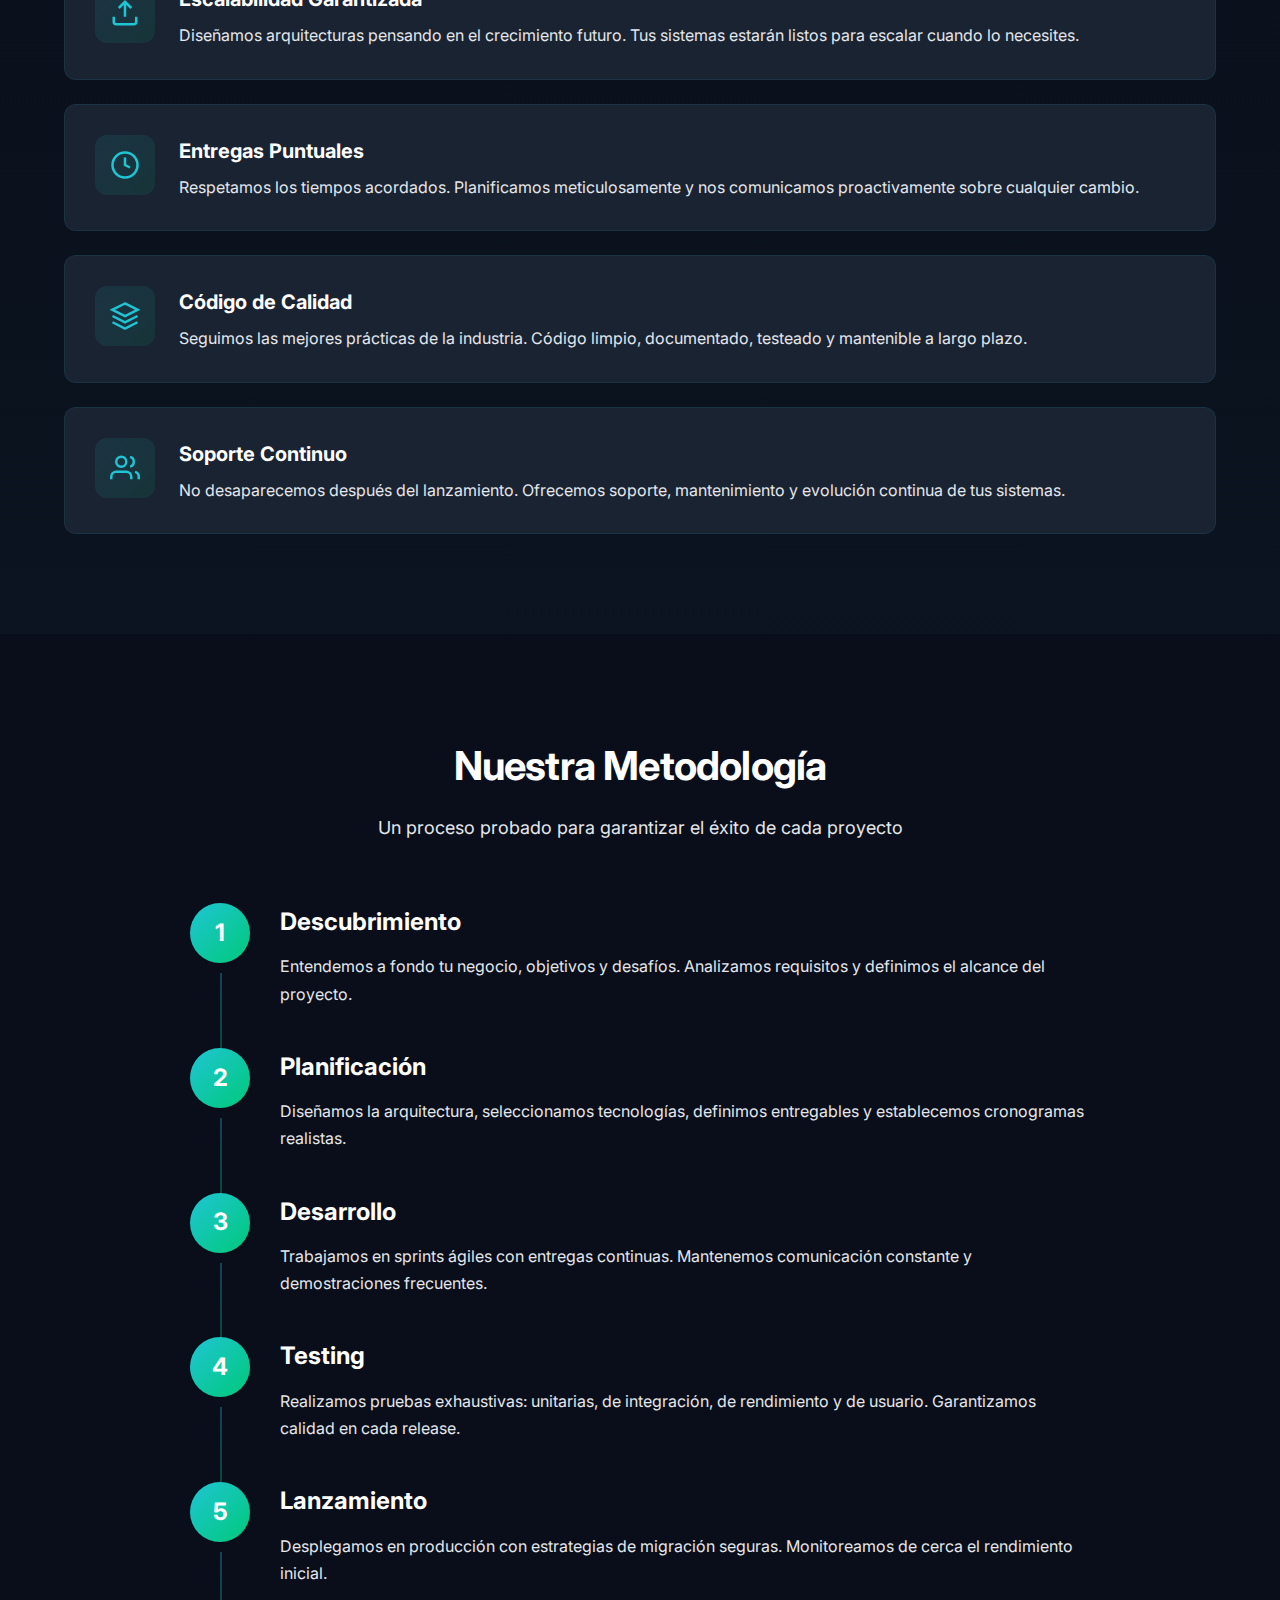
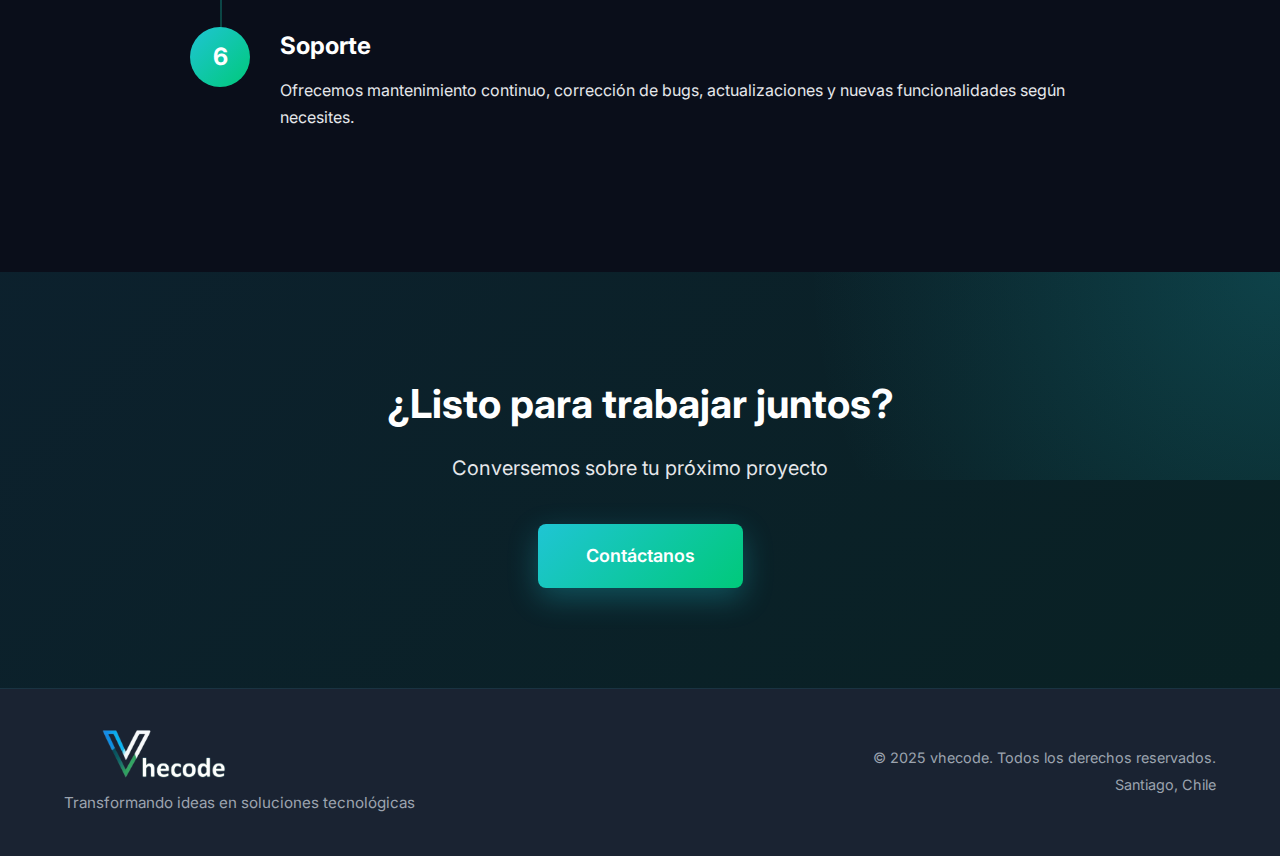
<file: pages/nosotros.html>
<!DOCTYPE html>
<html lang="es-CL">
<head>
    <meta charset="UTF-8">
    <meta name="viewport" content="width=device-width, initial-scale=1.0">
    <meta name="description" content="Conoce a vhecode, tu socio tecnológico en Chile. Equipo experto en desarrollo de software con años de experiencia.">
    <meta name="keywords" content="empresa desarrollo software Chile, equipo tecnológico, valores empresa, visión misión">
    <title>Nosotros | vhecode - Quiénes Somos</title>
    <link rel="stylesheet" href="../css/styles.css">
    <link rel="preconnect" href="https://fonts.googleapis.com">
    <link rel="preconnect" href="https://fonts.gstatic.com" crossorigin>
    <link href="https://fonts.googleapis.com/css2?family=Inter:wght@300;400;500;600;700;800&display=swap" rel="stylesheet">
    <link rel="icon" type="image/x-icon" href="../images/favicon/favicon.ico">
<link rel="icon" type="image/png" sizes="32x32" href="../images/favicon/images/favicon/web-app-manifest-192x192.png">
<link rel="icon" type="image/png" sizes="16x16" href="../images/favicon/favicon-96x96.png">
<link rel="apple-touch-icon" sizes="180x180" href="../images/favicon/apple-touch-icon.png">
<link rel="manifest" href="../images/favicon/site.webmanifest">
<meta name="theme-color" content="#1fc5d4">
<meta name="msapplication-TileColor" content="#1a2332">
<meta name="msapplication-config" content="browserconfig.xml">
</head>
<body>
    <!-- Navegación -->
       <div id="header-placeholder"></div>

    <!-- Hero Interno -->
    <section class="internal-hero">
        <div class="container">
            <div class="breadcrumb">
                <a href="../index.html">Inicio</a>
                <span>/</span>
                <span>Nosotros</span>
            </div>
            <h1 class="internal-title">Conoce <span class="gradient-text">vhecode</span></h1>
            <p class="internal-subtitle">Tu socio tecnológico de confianza en Chile</p>
        </div>
    </section>

    <!-- Quiénes Somos -->
    <section class="about-intro">
        <div class="container">
            <div class="about-intro-grid">
                <div class="about-intro-content">
                    <h2>Quiénes Somos</h2>
                    <p>Somos un equipo de desarrolladores apasionados por la tecnología, dedicados a transformar ideas en soluciones digitales de alto impacto. Con sede en Santiago de Chile, trabajamos con empresas de todos los tamaños, desde startups hasta corporaciones establecidas.</p>
                    <p>Nuestra experiencia abarca todas las tecnologías del mercado, lo que nos permite elegir siempre las herramientas más adecuadas para cada proyecto, sin limitarnos a un stack específico.</p>
                    <p>Creemos en la transparencia, la comunicación constante y en ser un verdadero socio tecnológico para nuestros clientes, no solo un proveedor.</p>
                </div>
                <div class="about-intro-image">
                    <div class="image-placeholder">
                        <svg viewBox="0 0 24 24" fill="none" stroke="currentColor" stroke-width="2">
                            <path d="M17 21v-2a4 4 0 00-4-4H5a4 4 0 00-4 4v2"/>
                            <circle cx="9" cy="7" r="4"/>
                            <path d="M23 21v-2a4 4 0 00-3-3.87M16 3.13a4 4 0 010 7.75"/>
                        </svg>
                    </div>
                </div>
            </div>
        </div>
    </section>

    <!-- Misión y Visión -->
    <section class="mission-vision">
        <div class="container">
            <div class="mv-grid">
                <div class="mv-card">
                    <div class="mv-icon">
                        <svg viewBox="0 0 24 24" fill="none" stroke="currentColor" stroke-width="2">
                            <path d="M12 2L2 7l10 5 10-5-10-5z"/>
                            <path d="M2 17l10 5 10-5M2 12l10 5 10-5"/>
                        </svg>
                    </div>
                    <h3>Nuestra Misión</h3>
                    <p>Empoderar a las empresas con soluciones tecnológicas innovadoras que impulsen su crecimiento y transformación digital, entregando software de clase mundial con los más altos estándares de calidad.</p>
                </div>
                <div class="mv-card">
                    <div class="mv-icon">
                        <svg viewBox="0 0 24 24" fill="none" stroke="currentColor" stroke-width="2">
                            <circle cx="12" cy="12" r="10"/>
                            <path d="M2 12h20"/>
                            <path d="M12 2a15.3 15.3 0 014 10 15.3 15.3 0 01-4 10 15.3 15.3 0 01-4-10 15.3 15.3 0 014-10z"/>
                        </svg>
                    </div>
                    <h3>Nuestra Visión</h3>
                    <p>Ser reconocidos como el socio tecnológico de referencia en Chile y Latinoamérica, destacando por nuestra versatilidad tecnológica, compromiso con la excelencia y capacidad de crear soluciones que generen valor real.</p>
                </div>
            </div>
        </div>
    </section>

    <!-- Valores -->
    <section class="values">
        <div class="container">
            <div class="section-header">
                <h2 class="section-title">Nuestros Valores</h2>
                <p class="section-subtitle">Los principios que guían cada proyecto que realizamos</p>
            </div>
            
            <div class="values-grid">
                <div class="value-card">
                    <div class="value-number">01</div>
                    <h3>Excelencia</h3>
                    <p>Nos comprometemos con la calidad en cada línea de código, cada diseño y cada interacción. No nos conformamos con "suficientemente bueno".</p>
                </div>
                
                <div class="value-card">
                    <div class="value-number">02</div>
                    <h3>Transparencia</h3>
                    <p>Comunicación abierta y honesta en todo momento. Mantenemos a nuestros clientes informados del progreso, desafíos y soluciones.</p>
                </div>
                
                <div class="value-card">
                    <div class="value-number">03</div>
                    <h3>Innovación</h3>
                    <p>Nos mantenemos al día con las últimas tecnologías y mejores prácticas, aplicándolas de manera inteligente en cada proyecto.</p>
                </div>
                
                <div class="value-card">
                    <div class="value-number">04</div>
                    <h3>Compromiso</h3>
                    <p>Tus objetivos son nuestros objetivos. Nos involucramos profundamente en cada proyecto y vamos más allá para asegurar tu éxito.</p>
                </div>
                
                <div class="value-card">
                    <div class="value-number">05</div>
                    <h3>Agilidad</h3>
                    <p>Adaptabilidad y respuesta rápida a los cambios. Trabajamos con metodologías ágiles que permiten flexibilidad y entregas continuas.</p>
                </div>
                
                <div class="value-card">
                    <div class="value-number">06</div>
                    <h3>Responsabilidad</h3>
                    <p>Asumimos la responsabilidad total de nuestro trabajo. Garantizamos soporte y mantenimiento para todo lo que desarrollamos.</p>
                </div>
            </div>
        </div>
    </section>

    <!-- Por Qué Elegirnos -->
    <section class="why-choose">
        <div class="container">
            <div class="section-header">
                <h2 class="section-title">¿Por Qué Elegirnos?</h2>
            </div>
            
            <div class="why-choose-grid">
                <div class="why-choose-item">
                    <div class="why-choose-icon">
                        <svg viewBox="0 0 24 24" fill="none" stroke="currentColor" stroke-width="2">
                            <polyline points="20 6 9 17 4 12"/>
                        </svg>
                    </div>
                    <div class="why-choose-content">
                        <h3>Versatilidad Tecnológica</h3>
                        <p>No estamos limitados a un stack específico. Dominamos todas las tecnologías modernas y elegimos la mejor para cada proyecto.</p>
                    </div>
                </div>
                
                <div class="why-choose-item">
                    <div class="why-choose-icon">
                        <svg viewBox="0 0 24 24" fill="none" stroke="currentColor" stroke-width="2">
                            <path d="M12 22s8-4 8-10V5l-8-3-8 3v7c0 6 8 10 8 10z"/>
                        </svg>
                    </div>
                    <div class="why-choose-content">
                        <h3>Experiencia Comprobada</h3>
                        <p>Hemos desarrollado soluciones exitosas para empresas de diversos sectores, desde startups hasta grandes corporaciones.</p>
                    </div>
                </div>
                
                <div class="why-choose-item">
                    <div class="why-choose-icon">
                        <svg viewBox="0 0 24 24" fill="none" stroke="currentColor" stroke-width="2">
                            <path d="M21 15v4a2 2 0 01-2 2H5a2 2 0 01-2-2v-4M17 8l-5-5-5 5M12 3v12"/>
                        </svg>
                    </div>
                    <div class="why-choose-content">
                        <h3>Escalabilidad Garantizada</h3>
                        <p>Diseñamos arquitecturas pensando en el crecimiento futuro. Tus sistemas estarán listos para escalar cuando lo necesites.</p>
                    </div>
                </div>
                
                <div class="why-choose-item">
                    <div class="why-choose-icon">
                        <svg viewBox="0 0 24 24" fill="none" stroke="currentColor" stroke-width="2">
                            <circle cx="12" cy="12" r="10"/>
                            <polyline points="12 6 12 12 16 14"/>
                        </svg>
                    </div>
                    <div class="why-choose-content">
                        <h3>Entregas Puntuales</h3>
                        <p>Respetamos los tiempos acordados. Planificamos meticulosamente y nos comunicamos proactivamente sobre cualquier cambio.</p>
                    </div>
                </div>
                
                <div class="why-choose-item">
                    <div class="why-choose-icon">
                        <svg viewBox="0 0 24 24" fill="none" stroke="currentColor" stroke-width="2">
                            <path d="M12 2L2 7l10 5 10-5-10-5z"/>
                            <path d="M2 17l10 5 10-5M2 12l10 5 10-5"/>
                        </svg>
                    </div>
                    <div class="why-choose-content">
                        <h3>Código de Calidad</h3>
                        <p>Seguimos las mejores prácticas de la industria. Código limpio, documentado, testeado y mantenible a largo plazo.</p>
                    </div>
                </div>
                
                <div class="why-choose-item">
                    <div class="why-choose-icon">
                        <svg viewBox="0 0 24 24" fill="none" stroke="currentColor" stroke-width="2">
                            <path d="M17 21v-2a4 4 0 00-4-4H5a4 4 0 00-4 4v2"/>
                            <circle cx="9" cy="7" r="4"/>
                            <path d="M23 21v-2a4 4 0 00-3-3.87M16 3.13a4 4 0 010 7.75"/>
                        </svg>
                    </div>
                    <div class="why-choose-content">
                        <h3>Soporte Continuo</h3>
                        <p>No desaparecemos después del lanzamiento. Ofrecemos soporte, mantenimiento y evolución continua de tus sistemas.</p>
                    </div>
                </div>
            </div>
        </div>
    </section>

    <!-- Metodología -->
    <section class="methodology">
        <div class="container">
            <div class="section-header">
                <h2 class="section-title">Nuestra Metodología</h2>
                <p class="section-subtitle">Un proceso probado para garantizar el éxito de cada proyecto</p>
            </div>
            
            <div class="methodology-timeline">
                <div class="timeline-item">
                    <div class="timeline-number">1</div>
                    <div class="timeline-content">
                        <h3>Descubrimiento</h3>
                        <p>Entendemos a fondo tu negocio, objetivos y desafíos. Analizamos requisitos y definimos el alcance del proyecto.</p>
                    </div>
                </div>
                
                <div class="timeline-item">
                    <div class="timeline-number">2</div>
                    <div class="timeline-content">
                        <h3>Planificación</h3>
                        <p>Diseñamos la arquitectura, seleccionamos tecnologías, definimos entregables y establecemos cronogramas realistas.</p>
                    </div>
                </div>
                
                <div class="timeline-item">
                    <div class="timeline-number">3</div>
                    <div class="timeline-content">
                        <h3>Desarrollo</h3>
                        <p>Trabajamos en sprints ágiles con entregas continuas. Mantenemos comunicación constante y demostraciones frecuentes.</p>
                    </div>
                </div>
                
                <div class="timeline-item">
                    <div class="timeline-number">4</div>
                    <div class="timeline-content">
                        <h3>Testing</h3>
                        <p>Realizamos pruebas exhaustivas: unitarias, de integración, de rendimiento y de usuario. Garantizamos calidad en cada release.</p>
                    </div>
                </div>
                
                <div class="timeline-item">
                    <div class="timeline-number">5</div>
                    <div class="timeline-content">
                        <h3>Lanzamiento</h3>
                        <p>Desplegamos en producción con estrategias de migración seguras. Monitoreamos de cerca el rendimiento inicial.</p>
                    </div>
                </div>
                
                <div class="timeline-item">
                    <div class="timeline-number">6</div>
                    <div class="timeline-content">
                        <h3>Soporte</h3>
                        <p>Ofrecemos mantenimiento continuo, corrección de bugs, actualizaciones y nuevas funcionalidades según necesites.</p>
                    </div>
                </div>
            </div>
        </div>
    </section>

    <!-- CTA Section -->
    <section class="cta">
        <div class="container">
            <div class="cta-content">
                <h2 class="cta-title">¿Listo para trabajar juntos?</h2>
                <p class="cta-subtitle">Conversemos sobre tu próximo proyecto</p>
                <a href="contacto.html" class="btn btn-primary-large">Contáctanos</a>
            </div>
        </div>
    </section>

    <!-- Footer -->
    <div id="footer-placeholder"></div>

    <script src="../js/seo-config.js"></script>
     <script src="../js/includes-loader.js"></script>
    <script src="../js/main.js"></script>
</body>
</html>
</file>
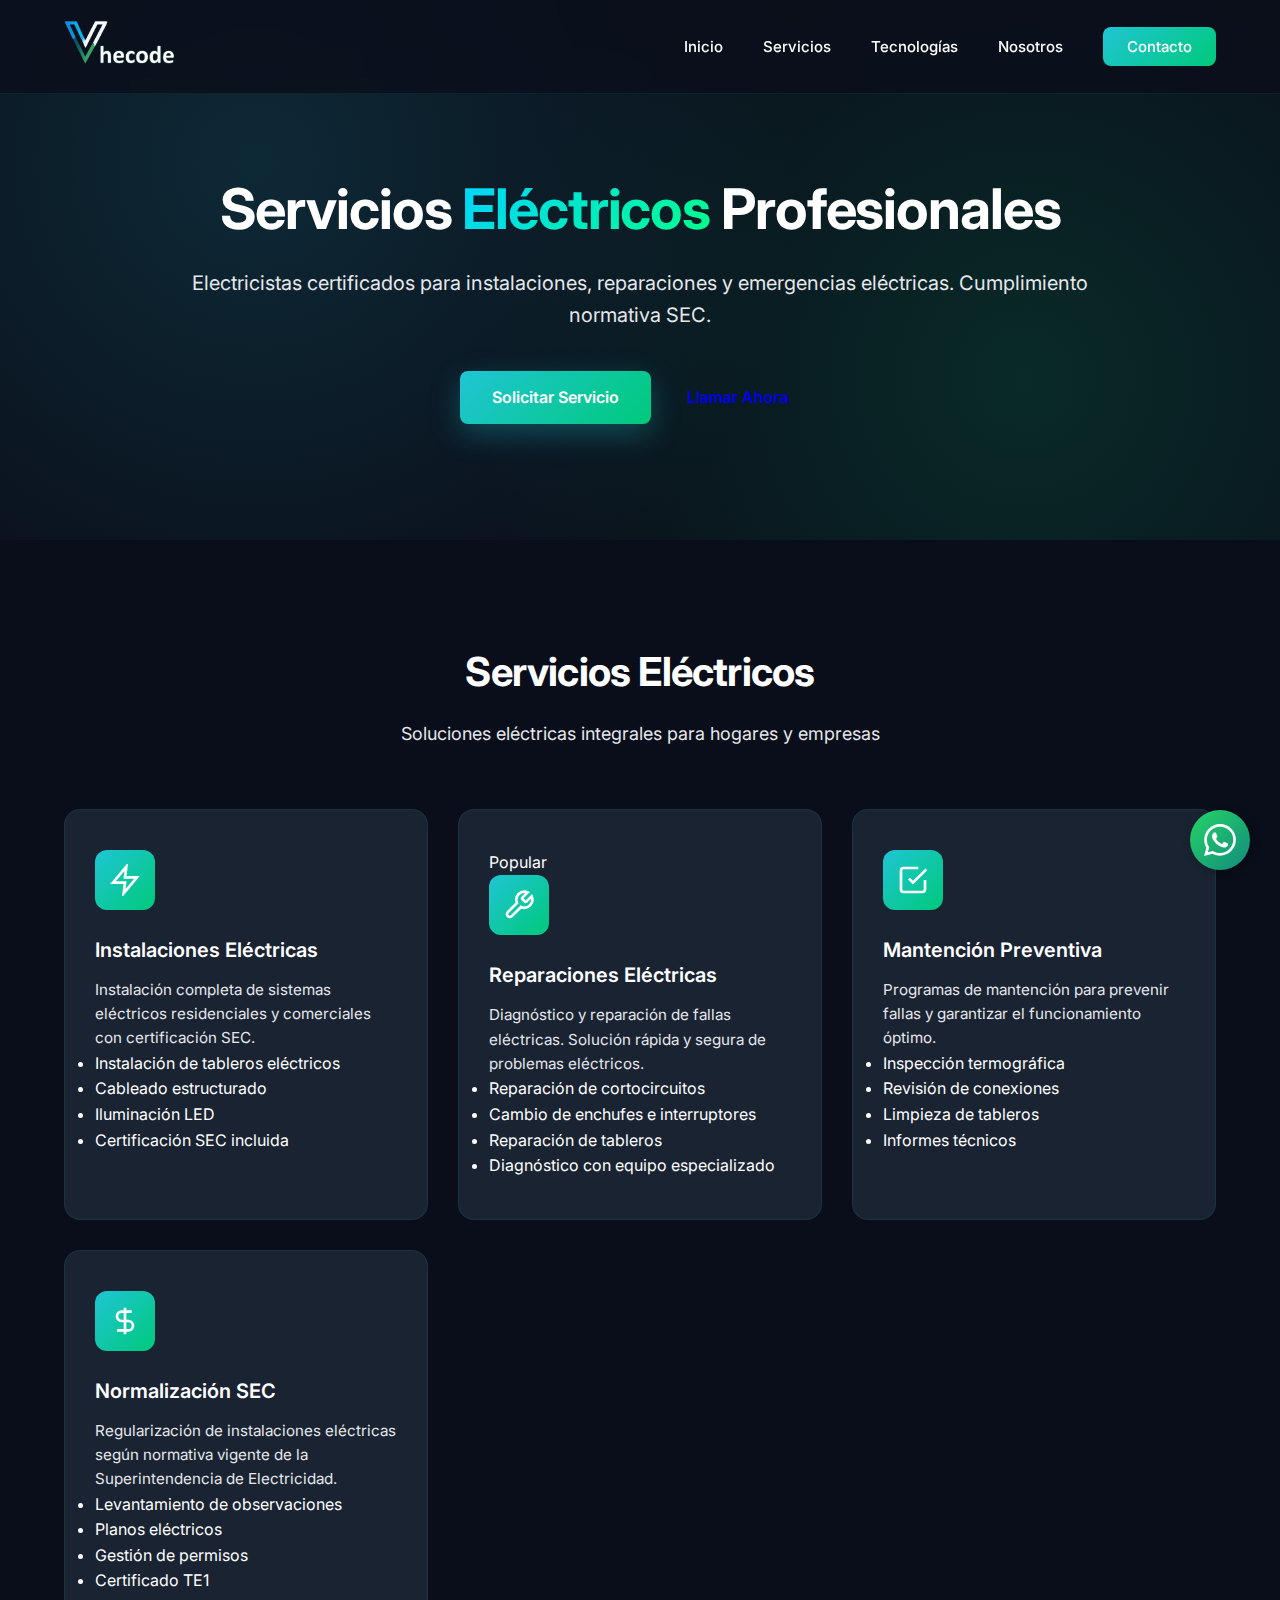
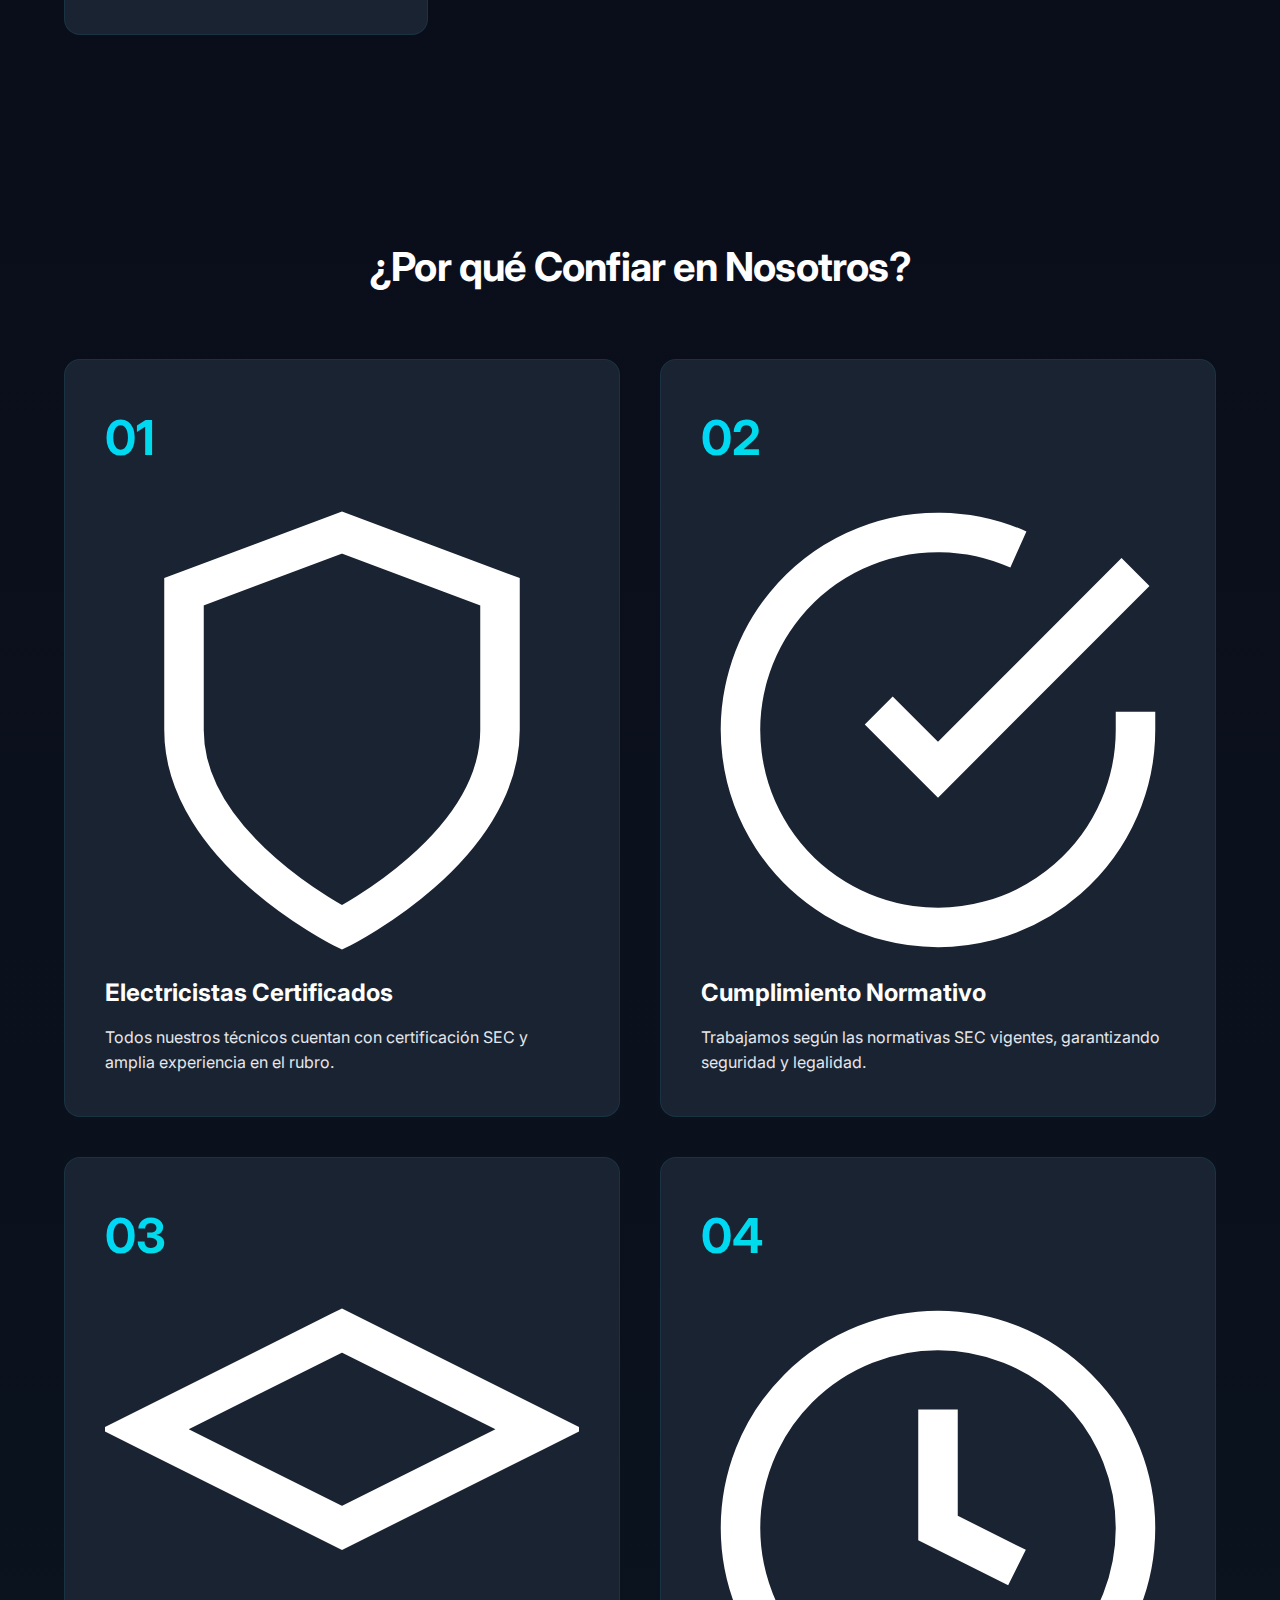
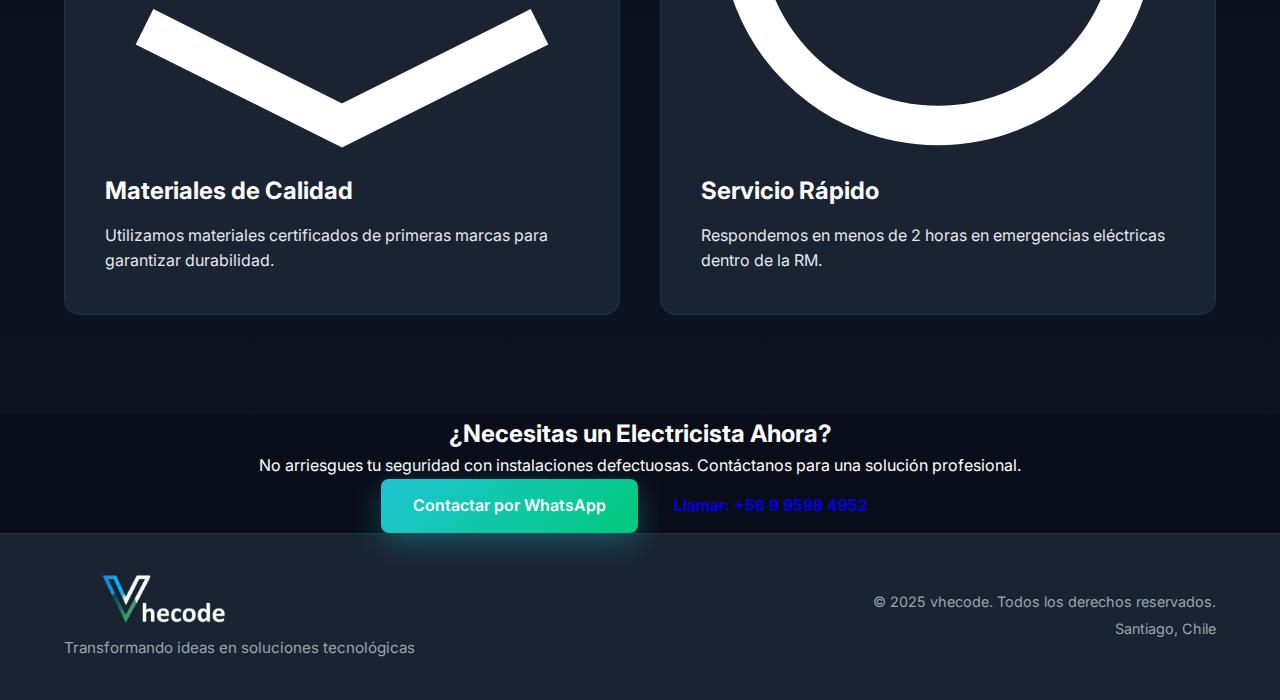
<file: pages/servicios-electricos.html>
<!DOCTYPE html>
<html lang="es-CL">
<head>
    <meta charset="UTF-8">
    <meta name="viewport" content="width=device-width, initial-scale=1.0">
    <meta name="description" content="Servicios eléctricos profesionales en la RM. Instalaciones, reparaciones, mantención y emergencias eléctricas 24/7. Electricistas certificados SEC.">
    <meta name="keywords" content="electricista, servicios eléctricos, instalación eléctrica, reparación eléctrica, emergencias eléctricas, certificación SEC">
    <title>Servicios Eléctricos Profesionales 24/7 | Electricistas Certificados RM</title>
    <link rel="canonical" href="https://vhecode.cl/pages/servicios-electricos.html">
    <link rel="stylesheet" href="../css/styles.css">
    <link href="https://fonts.googleapis.com/css2?family=Inter:wght@300;400;500;600;700;800;900&family=Poppins:wght@600;700;800&display=swap" rel="stylesheet">
</head>
<body>
    <div id="header-placeholder"></div>

    <!-- Hero -->
    <section class="hero" style="min-height: 60vh;">
        <div class="hero-overlay"></div>
        <div class="container">
            <div class="hero-content">
                <h1 class="hero-title">Servicios <span class="gradient-text">Eléctricos</span> Profesionales</h1>
                <p class="hero-subtitle">Electricistas certificados para instalaciones, reparaciones y emergencias eléctricas. Cumplimiento normativa SEC.</p>
                <div class="hero-buttons">
                    <a href="https://wa.me/56995984952" class="btn btn-primary" target="_blank" rel="noopener">Solicitar Servicio</a>
                    <a href="tel:+56995984952" class="btn btn-secondary">Llamar Ahora</a>
                </div>
            </div>
        </div>
    </section>

    <!-- Servicios -->
    <section class="services">
        <div class="container">
            <div class="section-header">
                <h2 class="section-title">Servicios Eléctricos</h2>
                <p class="section-subtitle">Soluciones eléctricas integrales para hogares y empresas</p>
            </div>

            <div class="services-grid">
                <div class="service-card">
                    <div class="service-icon">
                        <svg viewBox="0 0 24 24" fill="none" stroke="currentColor" stroke-width="2">
                            <path d="M13 2L3 14h9l-1 8 10-12h-9l1-8z"/>
                        </svg>
                    </div>
                    <h3 class="service-title">Instalaciones Eléctricas</h3>
                    <p class="service-description">Instalación completa de sistemas eléctricos residenciales y comerciales con certificación SEC.</p>
                    <ul class="service-features">
                        <li>Instalación de tableros eléctricos</li>
                        <li>Cableado estructurado</li>
                        <li>Iluminación LED</li>
                        <li>Certificación SEC incluida</li>
                    </ul>
                </div>

                <div class="service-card featured">
                    <div class="featured-badge">Popular</div>
                    <div class="service-icon">
                        <svg viewBox="0 0 24 24" fill="none" stroke="currentColor" stroke-width="2">
                            <path d="M14.7 6.3a1 1 0 000 1.4l1.6 1.6a1 1 0 001.4 0l3.77-3.77a6 6 0 01-7.94 7.94l-6.91 6.91a2.12 2.12 0 01-3-3l6.91-6.91a6 6 0 017.94-7.94l-3.76 3.76z"/>
                        </svg>
                    </div>
                    <h3 class="service-title">Reparaciones Eléctricas</h3>
                    <p class="service-description">Diagnóstico y reparación de fallas eléctricas. Solución rápida y segura de problemas eléctricos.</p>
                    <ul class="service-features">
                        <li>Reparación de cortocircuitos</li>
                        <li>Cambio de enchufes e interruptores</li>
                        <li>Reparación de tableros</li>
                        <li>Diagnóstico con equipo especializado</li>
                    </ul>
                </div>

                <div class="service-card">
                    <div class="service-icon">
                        <svg viewBox="0 0 24 24" fill="none" stroke="currentColor" stroke-width="2">
                            <path d="M9 11l3 3L22 4"/>
                            <path d="M21 12v7a2 2 0 01-2 2H5a2 2 0 01-2-2V5a2 2 0 012-2h11"/>
                        </svg>
                    </div>
                    <h3 class="service-title">Mantención Preventiva</h3>
                    <p class="service-description">Programas de mantención para prevenir fallas y garantizar el funcionamiento óptimo.</p>
                    <ul class="service-features">
                        <li>Inspección termográfica</li>
                        <li>Revisión de conexiones</li>
                        <li>Limpieza de tableros</li>
                        <li>Informes técnicos</li>
                    </ul>
                </div>

                <div class="service-card">
                    <div class="service-icon">
                        <svg viewBox="0 0 24 24" fill="none" stroke="currentColor" stroke-width="2">
                            <path d="M12 2v20M17 5H9.5a3.5 3.5 0 000 7h5a3.5 3.5 0 010 7H6"/>
                        </svg>
                    </div>
                    <h3 class="service-title">Normalización SEC</h3>
                    <p class="service-description">Regularización de instalaciones eléctricas según normativa vigente de la Superintendencia de Electricidad.</p>
                    <ul class="service-features">
                        <li>Levantamiento de observaciones</li>
                        <li>Planos eléctricos</li>
                        <li>Gestión de permisos</li>
                        <li>Certificado TE1</li>
                    </ul>
                </div>
            </div>
        </div>
    </section>

    <!-- Ventajas -->
    <section class="why-us">
        <div class="container">
            <div class="section-header">
                <h2 class="section-title">¿Por qué Confiar en Nosotros?</h2>
            </div>

            <div class="why-grid">
                <div class="why-card">
                    <div class="why-number">01</div>
                    <div class="why-icon">
                        <svg viewBox="0 0 24 24" fill="none" stroke="currentColor" stroke-width="2">
                            <path d="M12 22s8-4 8-10V5l-8-3-8 3v7c0 6 8 10 8 10z"/>
                        </svg>
                    </div>
                    <h3>Electricistas Certificados</h3>
                    <p>Todos nuestros técnicos cuentan con certificación SEC y amplia experiencia en el rubro.</p>
                </div>

                <div class="why-card">
                    <div class="why-number">02</div>
                    <div class="why-icon">
                        <svg viewBox="0 0 24 24" fill="none" stroke="currentColor" stroke-width="2">
                            <path d="M22 11.08V12a10 10 0 1 1-5.93-9.14"/>
                            <polyline points="22 4 12 14.01 9 11.01"/>
                        </svg>
                    </div>
                    <h3>Cumplimiento Normativo</h3>
                    <p>Trabajamos según las normativas SEC vigentes, garantizando seguridad y legalidad.</p>
                </div>

                <div class="why-card">
                    <div class="why-number">03</div>
                    <div class="why-icon">
                        <svg viewBox="0 0 24 24" fill="none" stroke="currentColor" stroke-width="2">
                            <path d="M12 2L2 7l10 5 10-5-10-5z"/>
                            <path d="M2 17l10 5 10-5"/>
                        </svg>
                    </div>
                    <h3>Materiales de Calidad</h3>
                    <p>Utilizamos materiales certificados de primeras marcas para garantizar durabilidad.</p>
                </div>

                <div class="why-card">
                    <div class="why-number">04</div>
                    <div class="why-icon">
                        <svg viewBox="0 0 24 24" fill="none" stroke="currentColor" stroke-width="2">
                            <circle cx="12" cy="12" r="10"/>
                            <polyline points="12 6 12 12 16 14"/>
                        </svg>
                    </div>
                    <h3>Servicio Rápido</h3>
                    <p>Respondemos en menos de 2 horas en emergencias eléctricas dentro de la RM.</p>
                </div>
            </div>
        </div>
    </section>

    <!-- CTA -->
    <section class="cta-section">
        <div class="container">
            <div class="cta-content">
                <h2>¿Necesitas un Electricista Ahora?</h2>
                <p>No arriesgues tu seguridad con instalaciones defectuosas. Contáctanos para una solución profesional.</p>
                <div class="cta-buttons">
                    <a href="https://wa.me/56995984952" class="btn btn-primary btn-large" target="_blank" rel="noopener">Contactar por WhatsApp</a>
                    <a href="tel:+56995984952" class="btn btn-secondary btn-large">Llamar: +56 9 9598 4952</a>
                </div>
            </div>
        </div>
    </section>

    <div id="footer-placeholder"></div>

    <script src="../js/includes-loader.js"></script>
    <script src="../js/main.js"></script>
</body>
</html>
</file>
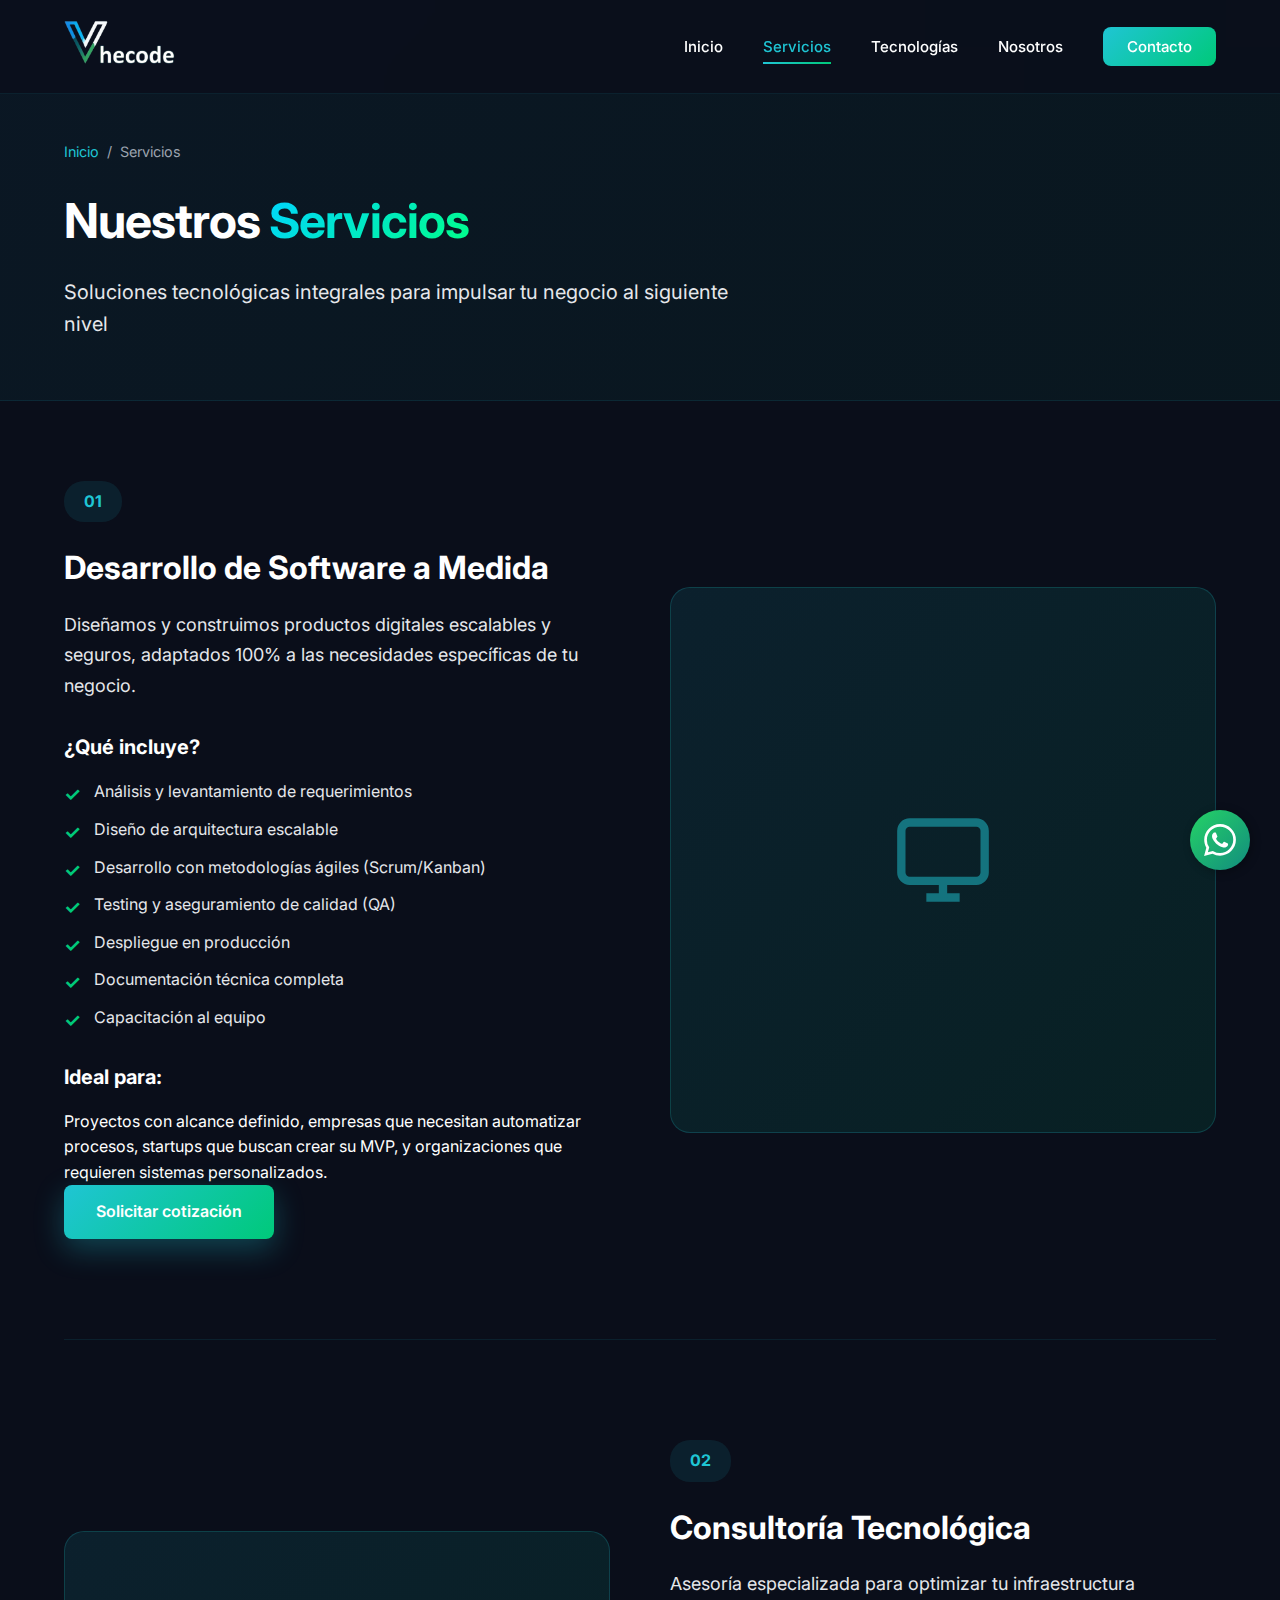
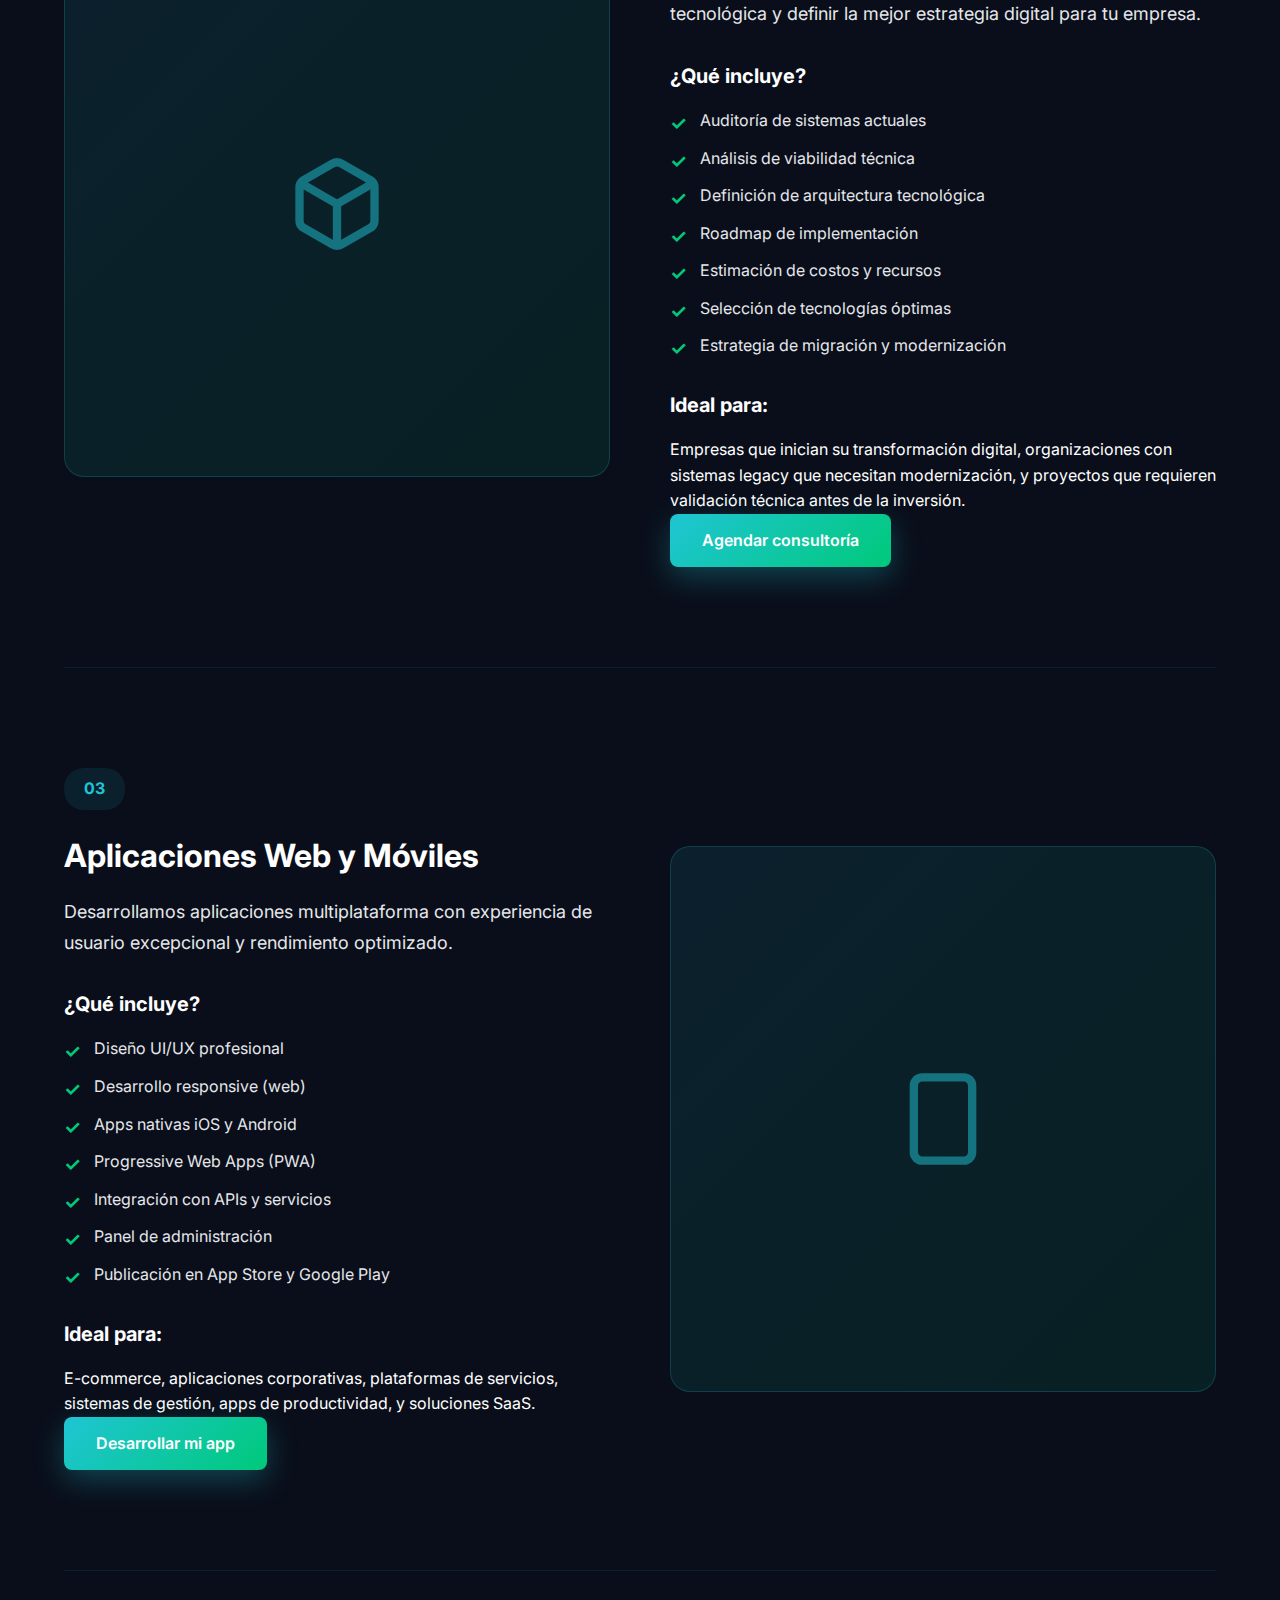
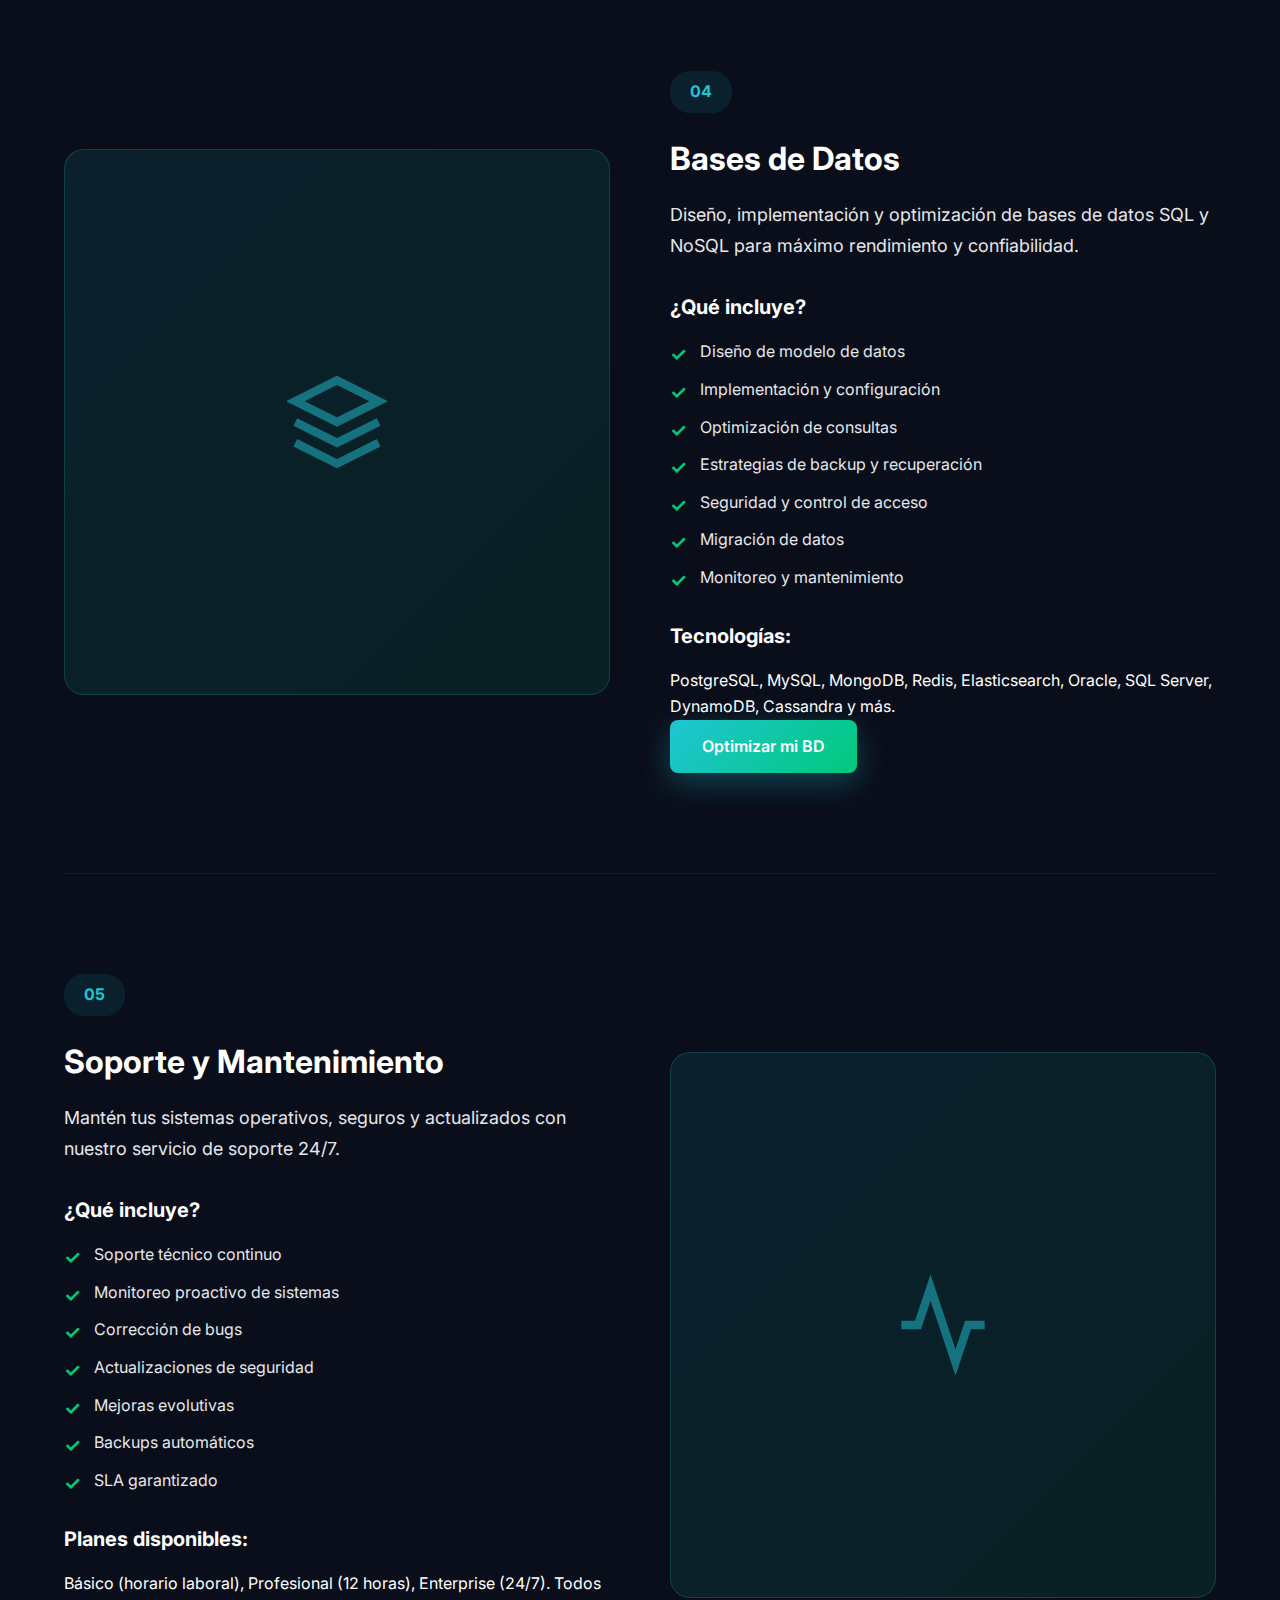
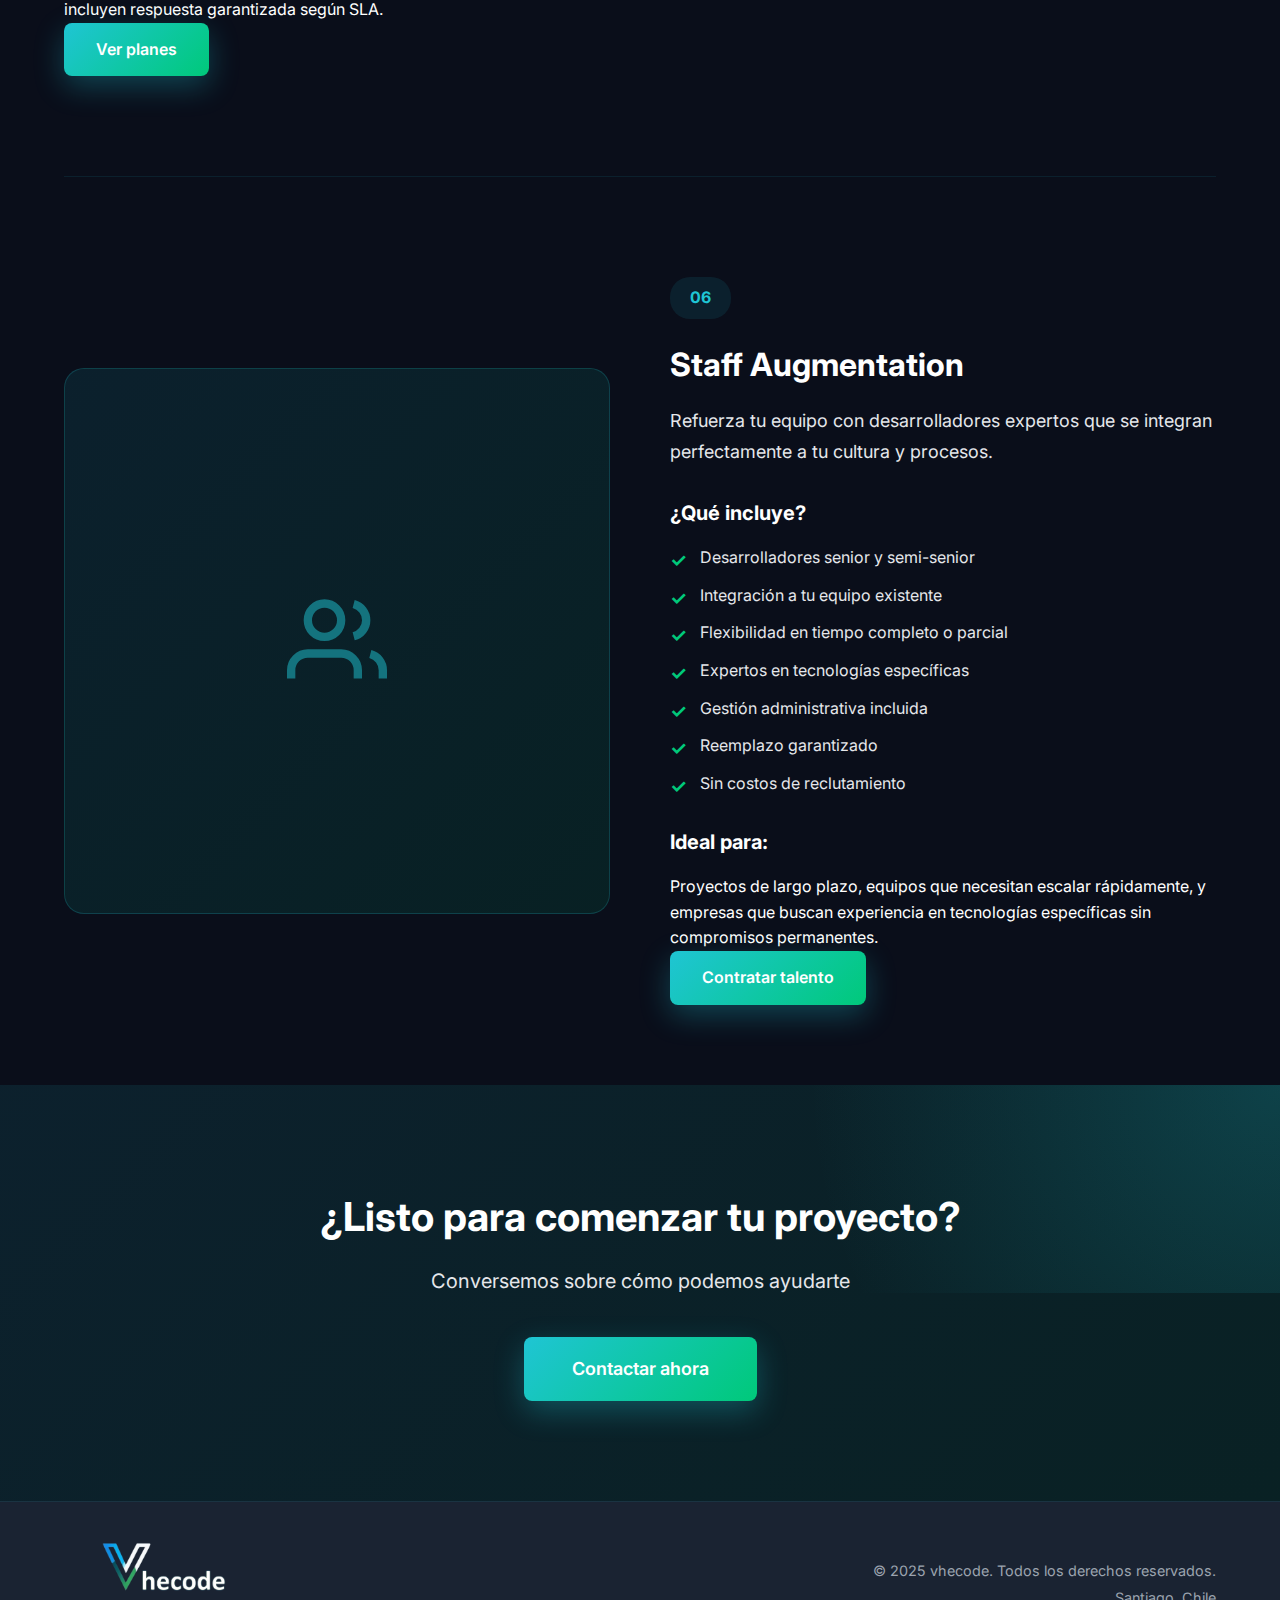
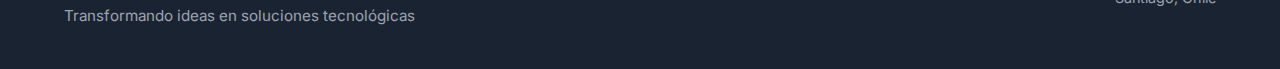
<file: pages/servicios.html>
<!DOCTYPE html>
<html lang="es-CL">
<head>
    <meta charset="UTF-8">
    <meta name="viewport" content="width=device-width, initial-scale=1.0">
    <meta name="description" content="Servicios de desarrollo de software a medida en Chile. Consultoría tecnológica, aplicaciones web y móviles, bases de datos y más.">
    <meta name="keywords" content="desarrollo software, consultoría tecnológica, aplicaciones web, aplicaciones móviles, bases de datos Chile">
    <title>Servicios | vhecode - Desarrollo de Software en Chile</title>
    <link rel="stylesheet" href="../css/styles.css">
    <link rel="preconnect" href="https://fonts.googleapis.com">
    <link rel="preconnect" href="https://fonts.gstatic.com" crossorigin>
    <link href="https://fonts.googleapis.com/css2?family=Inter:wght@300;400;500;600;700;800&display=swap" rel="stylesheet">
    <link rel="icon" type="image/x-icon" href="../images/favicon/favicon.ico">
<link rel="icon" type="image/png" sizes="32x32" href="../images/favicon/images/favicon/web-app-manifest-192x192.png">
<link rel="icon" type="image/png" sizes="16x16" href="../images/favicon/favicon-96x96.png">
<link rel="apple-touch-icon" sizes="180x180" href="../images/favicon/apple-touch-icon.png">
<link rel="manifest" href="../images/favicon/site.webmanifest">
<meta name="theme-color" content="#1fc5d4">
<meta name="msapplication-TileColor" content="#1a2332">
<meta name="msapplication-config" content="browserconfig.xml">
</head>
<body>
    <!-- Navegación -->
   <div id="header-placeholder"></div>

    <!-- Hero Interno -->
    <section class="internal-hero">
        <div class="container">
            <div class="breadcrumb">
                <a href="../index.html">Inicio</a>
                <span>/</span>
                <span>Servicios</span>
            </div>
            <h1 class="internal-title">Nuestros <span class="gradient-text">Servicios</span></h1>
            <p class="internal-subtitle">Soluciones tecnológicas integrales para impulsar tu negocio al siguiente nivel</p>
        </div>
    </section>

    <!-- Servicios Detallados -->
    <section class="services-detailed">
        <div class="container">
            <!-- Servicio 1 -->
            <div class="service-detail">
                <div class="service-detail-content">
                    <div class="service-badge">01</div>
                    <h2>Desarrollo de Software a Medida</h2>
                    <p class="service-intro">Diseñamos y construimos productos digitales escalables y seguros, adaptados 100% a las necesidades específicas de tu negocio.</p>
                    
                    <h3>¿Qué incluye?</h3>
                    <ul class="service-list">
                        <li>Análisis y levantamiento de requerimientos</li>
                        <li>Diseño de arquitectura escalable</li>
                        <li>Desarrollo con metodologías ágiles (Scrum/Kanban)</li>
                        <li>Testing y aseguramiento de calidad (QA)</li>
                        <li>Despliegue en producción</li>
                        <li>Documentación técnica completa</li>
                        <li>Capacitación al equipo</li>
                    </ul>

                    <h3>Ideal para:</h3>
                    <p>Proyectos con alcance definido, empresas que necesitan automatizar procesos, startups que buscan crear su MVP, y organizaciones que requieren sistemas personalizados.</p>
                    
                    <a href="contacto.html" class="btn btn-primary">Solicitar cotización</a>
                </div>
                <div class="service-detail-image">
                    <div class="image-placeholder">
                        <svg viewBox="0 0 24 24" fill="none" stroke="currentColor" stroke-width="2">
                            <rect x="2" y="3" width="20" height="14" rx="2" ry="2"/>
                            <line x1="8" y1="21" x2="16" y2="21"/>
                            <line x1="12" y1="17" x2="12" y2="21"/>
                        </svg>
                    </div>
                </div>
            </div>

            <!-- Servicio 2 -->
            <div class="service-detail reverse">
                <div class="service-detail-content">
                    <div class="service-badge">02</div>
                    <h2>Consultoría Tecnológica</h2>
                    <p class="service-intro">Asesoría especializada para optimizar tu infraestructura tecnológica y definir la mejor estrategia digital para tu empresa.</p>
                    
                    <h3>¿Qué incluye?</h3>
                    <ul class="service-list">
                        <li>Auditoría de sistemas actuales</li>
                        <li>Análisis de viabilidad técnica</li>
                        <li>Definición de arquitectura tecnológica</li>
                        <li>Roadmap de implementación</li>
                        <li>Estimación de costos y recursos</li>
                        <li>Selección de tecnologías óptimas</li>
                        <li>Estrategia de migración y modernización</li>
                    </ul>

                    <h3>Ideal para:</h3>
                    <p>Empresas que inician su transformación digital, organizaciones con sistemas legacy que necesitan modernización, y proyectos que requieren validación técnica antes de la inversión.</p>
                    
                    <a href="contacto.html" class="btn btn-primary">Agendar consultoría</a>
                </div>
                <div class="service-detail-image">
                    <div class="image-placeholder">
                        <svg viewBox="0 0 24 24" fill="none" stroke="currentColor" stroke-width="2">
                            <path d="M21 16V8a2 2 0 00-1-1.73l-7-4a2 2 0 00-2 0l-7 4A2 2 0 003 8v8a2 2 0 001 1.73l7 4a2 2 0 002 0l7-4A2 2 0 0021 16z"/>
                            <polyline points="3.27 6.96 12 12.01 20.73 6.96"/>
                            <line x1="12" y1="22.08" x2="12" y2="12"/>
                        </svg>
                    </div>
                </div>
            </div>

            <!-- Servicio 3 -->
            <div class="service-detail">
                <div class="service-detail-content">
                    <div class="service-badge">03</div>
                    <h2>Aplicaciones Web y Móviles</h2>
                    <p class="service-intro">Desarrollamos aplicaciones multiplataforma con experiencia de usuario excepcional y rendimiento optimizado.</p>
                    
                    <h3>¿Qué incluye?</h3>
                    <ul class="service-list">
                        <li>Diseño UI/UX profesional</li>
                        <li>Desarrollo responsive (web)</li>
                        <li>Apps nativas iOS y Android</li>
                        <li>Progressive Web Apps (PWA)</li>
                        <li>Integración con APIs y servicios</li>
                        <li>Panel de administración</li>
                        <li>Publicación en App Store y Google Play</li>
                    </ul>

                    <h3>Ideal para:</h3>
                    <p>E-commerce, aplicaciones corporativas, plataformas de servicios, sistemas de gestión, apps de productividad, y soluciones SaaS.</p>
                    
                    <a href="contacto.html" class="btn btn-primary">Desarrollar mi app</a>
                </div>
                <div class="service-detail-image">
                    <div class="image-placeholder">
                        <svg viewBox="0 0 24 24" fill="none" stroke="currentColor" stroke-width="2">
                            <rect x="5" y="2" width="14" height="20" rx="2" ry="2"/>
                            <line x1="12" y1="18" x2="12.01" y2="18"/>
                        </svg>
                    </div>
                </div>
            </div>

            <!-- Servicio 4 -->
            <div class="service-detail reverse">
                <div class="service-detail-content">
                    <div class="service-badge">04</div>
                    <h2>Bases de Datos</h2>
                    <p class="service-intro">Diseño, implementación y optimización de bases de datos SQL y NoSQL para máximo rendimiento y confiabilidad.</p>
                    
                    <h3>¿Qué incluye?</h3>
                    <ul class="service-list">
                        <li>Diseño de modelo de datos</li>
                        <li>Implementación y configuración</li>
                        <li>Optimización de consultas</li>
                        <li>Estrategias de backup y recuperación</li>
                        <li>Seguridad y control de acceso</li>
                        <li>Migración de datos</li>
                        <li>Monitoreo y mantenimiento</li>
                    </ul>

                    <h3>Tecnologías:</h3>
                    <p>PostgreSQL, MySQL, MongoDB, Redis, Elasticsearch, Oracle, SQL Server, DynamoDB, Cassandra y más.</p>
                    
                    <a href="contacto.html" class="btn btn-primary">Optimizar mi BD</a>
                </div>
                <div class="service-detail-image">
                    <div class="image-placeholder">
                        <svg viewBox="0 0 24 24" fill="none" stroke="currentColor" stroke-width="2">
                            <path d="M12 2L2 7l10 5 10-5-10-5z"/>
                            <path d="M2 17l10 5 10-5M2 12l10 5 10-5"/>
                        </svg>
                    </div>
                </div>
            </div>

            <!-- Servicio 5 -->
            <div class="service-detail">
                <div class="service-detail-content">
                    <div class="service-badge">05</div>
                    <h2>Soporte y Mantenimiento</h2>
                    <p class="service-intro">Mantén tus sistemas operativos, seguros y actualizados con nuestro servicio de soporte 24/7.</p>
                    
                    <h3>¿Qué incluye?</h3>
                    <ul class="service-list">
                        <li>Soporte técnico continuo</li>
                        <li>Monitoreo proactivo de sistemas</li>
                        <li>Corrección de bugs</li>
                        <li>Actualizaciones de seguridad</li>
                        <li>Mejoras evolutivas</li>
                        <li>Backups automáticos</li>
                        <li>SLA garantizado</li>
                    </ul>

                    <h3>Planes disponibles:</h3>
                    <p>Básico (horario laboral), Profesional (12 horas), Enterprise (24/7). Todos incluyen respuesta garantizada según SLA.</p>
                    
                    <a href="contacto.html" class="btn btn-primary">Ver planes</a>
                </div>
                <div class="service-detail-image">
                    <div class="image-placeholder">
                        <svg viewBox="0 0 24 24" fill="none" stroke="currentColor" stroke-width="2">
                            <path d="M22 12h-4l-3 9L9 3l-3 9H2"/>
                        </svg>
                    </div>
                </div>
            </div>

            <!-- Servicio 6 -->
            <div class="service-detail reverse">
                <div class="service-detail-content">
                    <div class="service-badge">06</div>
                    <h2>Staff Augmentation</h2>
                    <p class="service-intro">Refuerza tu equipo con desarrolladores expertos que se integran perfectamente a tu cultura y procesos.</p>
                    
                    <h3>¿Qué incluye?</h3>
                    <ul class="service-list">
                        <li>Desarrolladores senior y semi-senior</li>
                        <li>Integración a tu equipo existente</li>
                        <li>Flexibilidad en tiempo completo o parcial</li>
                        <li>Expertos en tecnologías específicas</li>
                        <li>Gestión administrativa incluida</li>
                        <li>Reemplazo garantizado</li>
                        <li>Sin costos de reclutamiento</li>
                    </ul>

                    <h3>Ideal para:</h3>
                    <p>Proyectos de largo plazo, equipos que necesitan escalar rápidamente, y empresas que buscan experiencia en tecnologías específicas sin compromisos permanentes.</p>
                    
                    <a href="contacto.html" class="btn btn-primary">Contratar talento</a>
                </div>
                <div class="service-detail-image">
                    <div class="image-placeholder">
                        <svg viewBox="0 0 24 24" fill="none" stroke="currentColor" stroke-width="2">
                            <path d="M17 21v-2a4 4 0 00-4-4H5a4 4 0 00-4 4v2"/>
                            <circle cx="9" cy="7" r="4"/>
                            <path d="M23 21v-2a4 4 0 00-3-3.87M16 3.13a4 4 0 010 7.75"/>
                        </svg>
                    </div>
                </div>
            </div>
        </div>
    </section>

    <!-- CTA Section -->
    <section class="cta">
        <div class="container">
            <div class="cta-content">
                <h2 class="cta-title">¿Listo para comenzar tu proyecto?</h2>
                <p class="cta-subtitle">Conversemos sobre cómo podemos ayudarte</p>
                <a href="contacto.html" class="btn btn-primary-large">Contactar ahora</a>
            </div>
        </div>
    </section>

    <!-- Footer -->
    <div id="footer-placeholder"></div>

    <script src="../js/seo-config.js"></script>
        <script src="../js/includes-loader.js"></script>
    <script src="../js/main.js"></script>
</body>
</html>
</file>
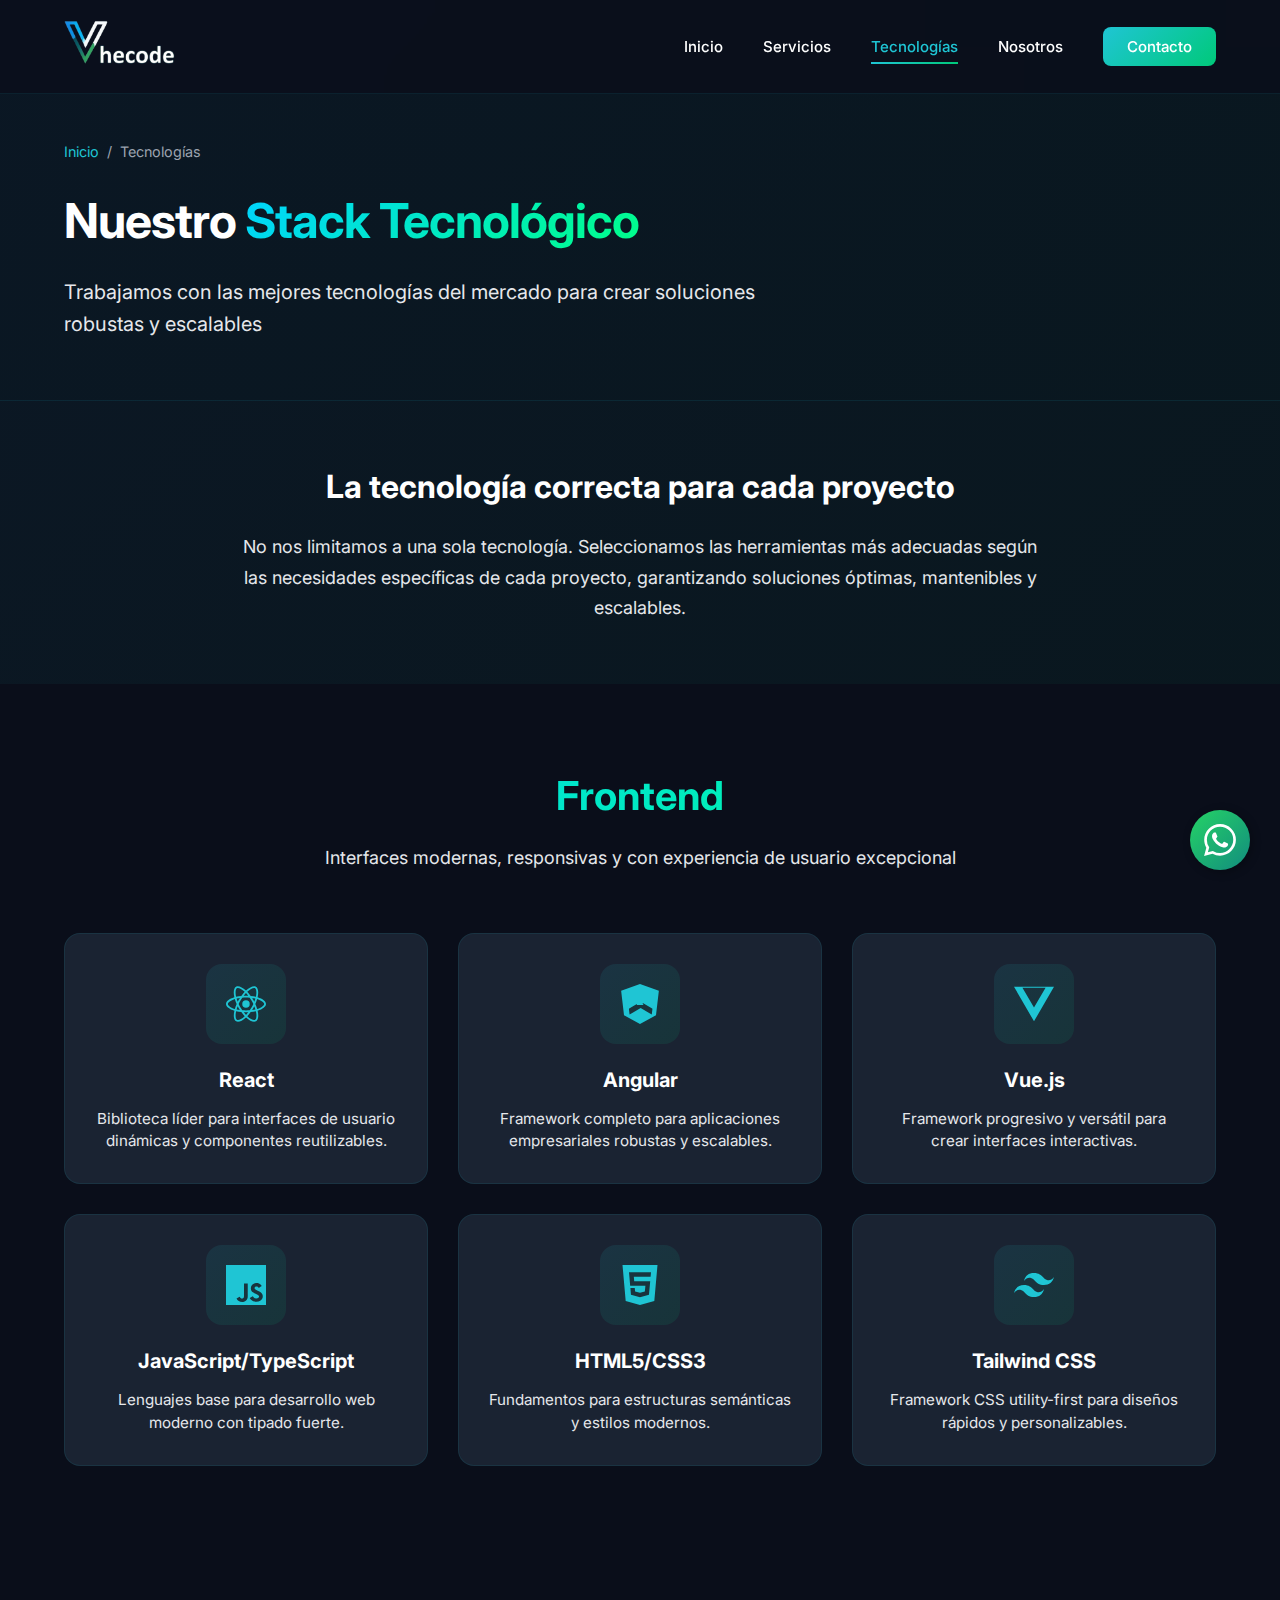
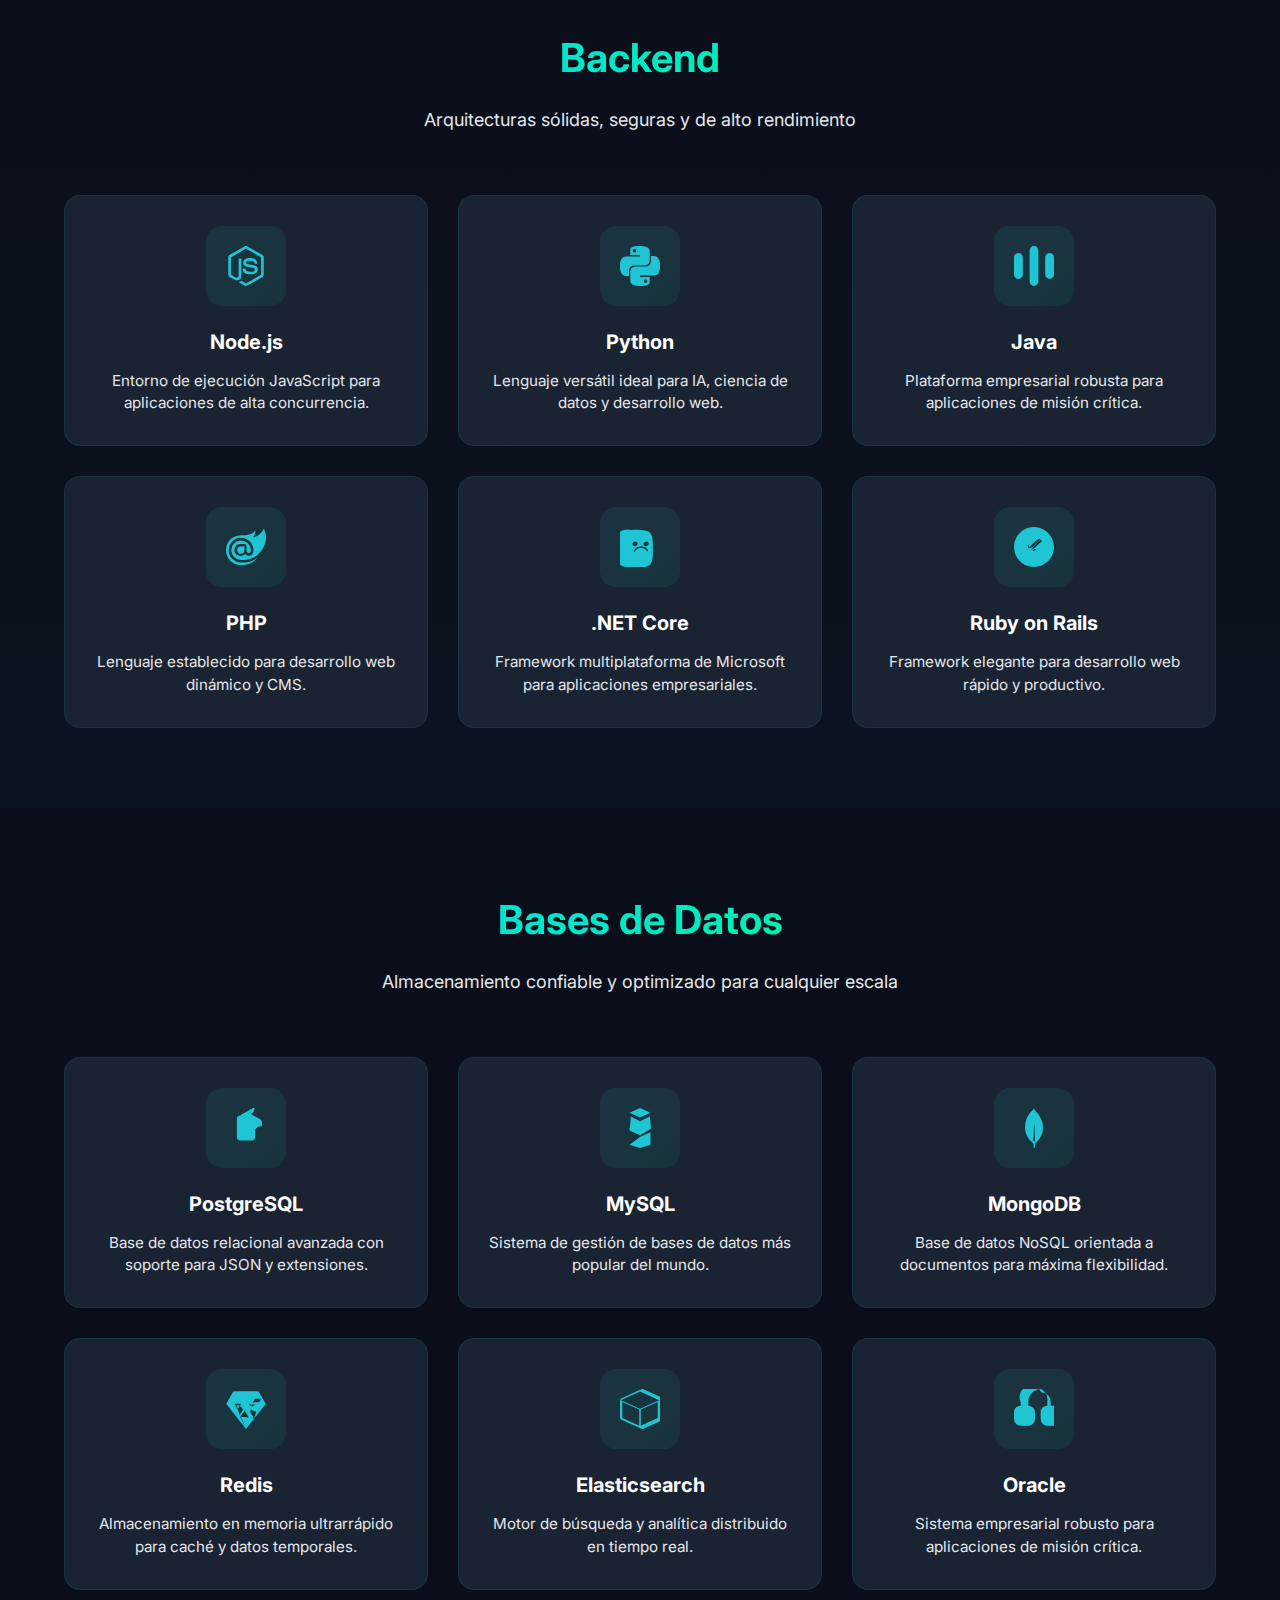
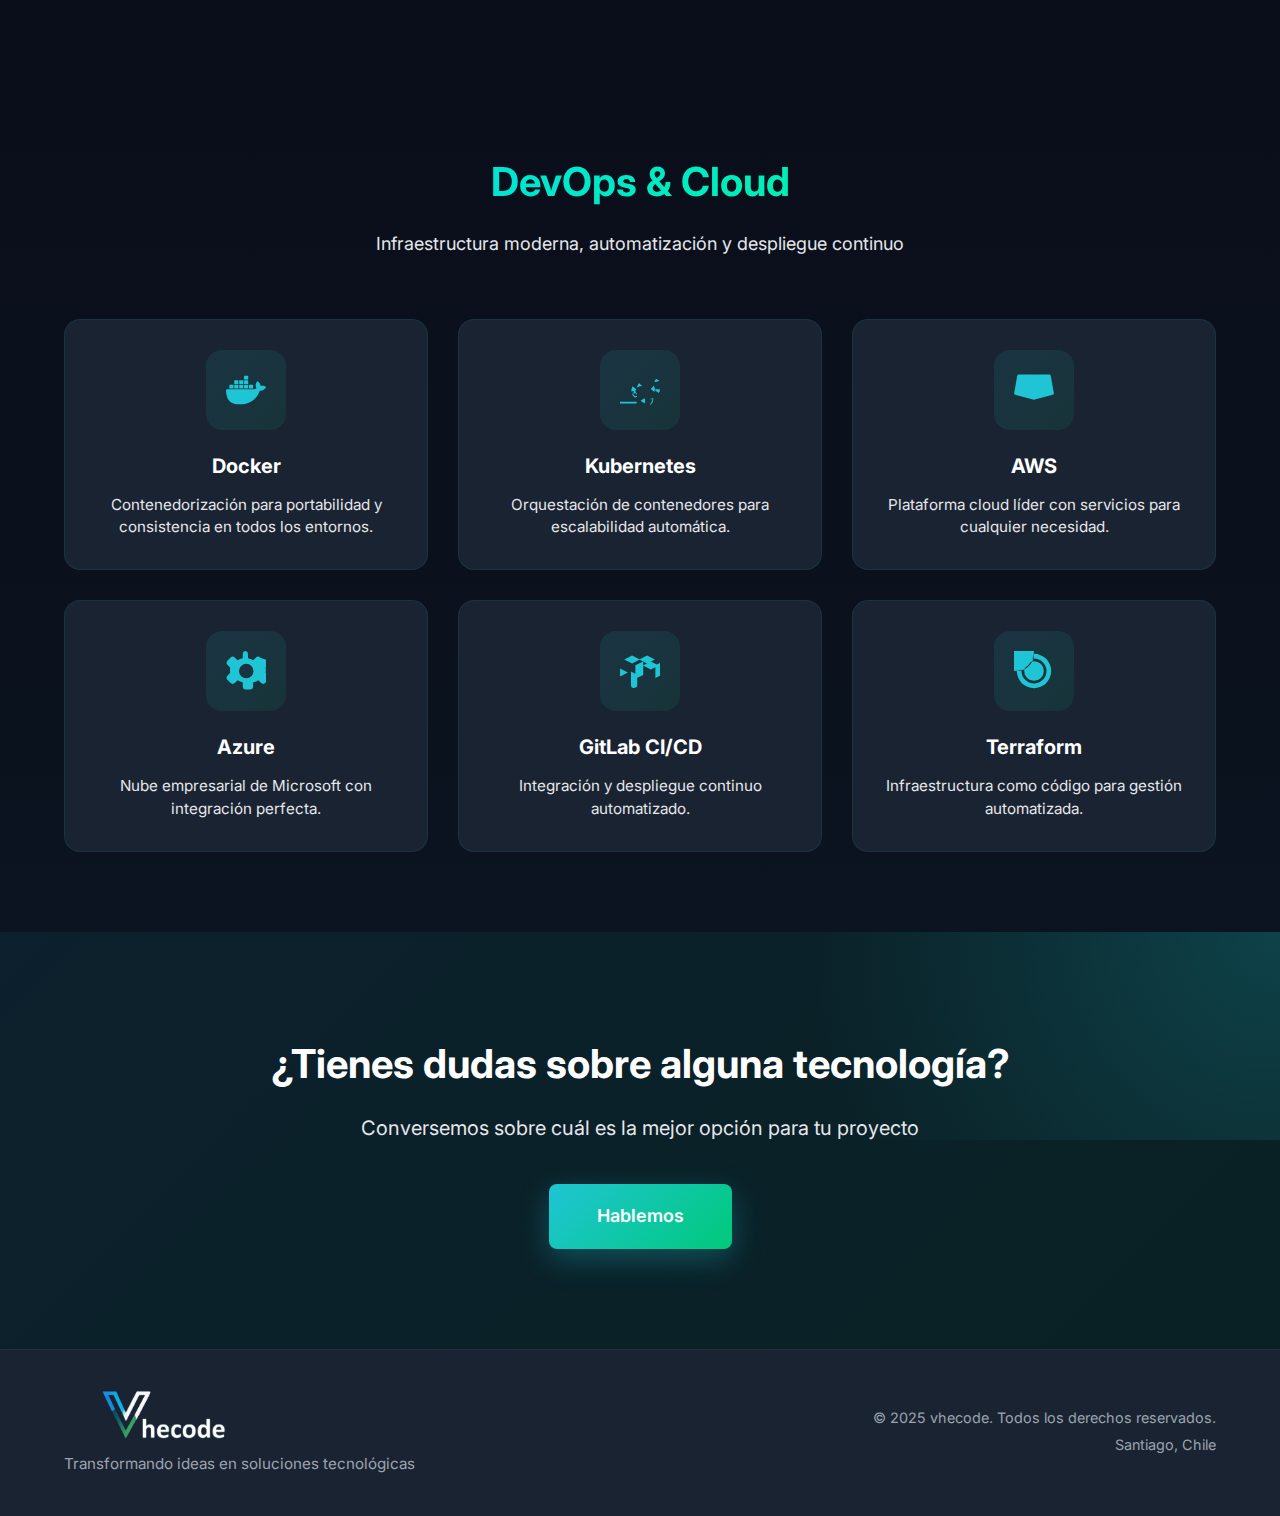
<file: pages/tecnologias.html>
<!DOCTYPE html>
<html lang="es-CL">
<head>
    <meta charset="UTF-8">
    <meta name="viewport" content="width=device-width, initial-scale=1.0">
    <meta name="description" content="Tecnologías y lenguajes de programación que dominamos en vhecode. React, Angular, Vue, Node.js, Python, Java, .NET y más.">
    <meta name="keywords" content="React, Angular, Vue, Node.js, Python, Java, .NET, PHP, bases de datos, tecnologías desarrollo">
    <title>Tecnologías | vhecode - Expertos en Desarrollo</title>
    <link rel="stylesheet" href="../css/styles.css">
    <link rel="preconnect" href="https://fonts.googleapis.com">
    <link rel="preconnect" href="https://fonts.gstatic.com" crossorigin>
    <link href="https://fonts.googleapis.com/css2?family=Inter:wght@300;400;500;600;700;800&display=swap" rel="stylesheet">
        <!-- Favicon -->
<link rel="icon" type="image/x-icon" href="../images/favicon/favicon.ico">
<link rel="icon" type="image/png" sizes="32x32" href="../images/favicon/images/favicon/web-app-manifest-192x192.png">
<link rel="icon" type="image/png" sizes="16x16" href="../images/favicon/favicon-96x96.png">
<link rel="apple-touch-icon" sizes="180x180" href="../images/favicon/apple-touch-icon.png">
<link rel="manifest" href="../images/favicon/site.webmanifest">
<meta name="theme-color" content="#1fc5d4">
<meta name="msapplication-TileColor" content="#1a2332">
<meta name="msapplication-config" content="browserconfig.xml">
</head>
<body>
    <!-- Navegación -->
    <div id="header-placeholder"></div>

    <!-- Hero Interno -->
    <section class="internal-hero">
        <div class="container">
            <div class="breadcrumb">
                <a href="../index.html">Inicio</a>
                <span>/</span>
                <span>Tecnologías</span>
            </div>
            <h1 class="internal-title">Nuestro <span class="gradient-text">Stack Tecnológico</span></h1>
            <p class="internal-subtitle">Trabajamos con las mejores tecnologías del mercado para crear soluciones robustas y escalables</p>
        </div>
    </section>

    <!-- Intro Section -->
    <section class="tech-intro">
        <div class="container">
            <div class="tech-intro-content">
                <h2>La tecnología correcta para cada proyecto</h2>
                <p>No nos limitamos a una sola tecnología. Seleccionamos las herramientas más adecuadas según las necesidades específicas de cada proyecto, garantizando soluciones óptimas, mantenibles y escalables.</p>
            </div>
        </div>
    </section>

    <!-- Frontend Technologies -->
    <section class="tech-category">
        <div class="container">
            <div class="category-header">
                <h2 class="category-title">Frontend</h2>
                <p class="category-description">Interfaces modernas, responsivas y con experiencia de usuario excepcional</p>
            </div>
            
            <div class="tech-grid">
                <div class="tech-card">
                    <div class="tech-icon">
                        <svg viewBox="0 0 24 24" fill="currentColor">
                            <path d="M14.23 12.004a2.236 2.236 0 0 1-2.235 2.236 2.236 2.236 0 0 1-2.236-2.236 2.236 2.236 0 0 1 2.235-2.236 2.236 2.236 0 0 1 2.236 2.236zm2.648-10.69c-1.346 0-3.107.96-4.888 2.622-1.78-1.653-3.542-2.602-4.887-2.602-.41 0-.783.093-1.106.278-1.375.793-1.683 3.264-.973 6.365C1.98 8.917 0 10.42 0 12.004c0 1.59 1.99 3.097 5.043 4.03-.704 3.113-.39 5.588.988 6.38.32.187.69.275 1.102.275 1.345 0 3.107-.96 4.888-2.624 1.78 1.654 3.542 2.603 4.887 2.603.41 0 .783-.09 1.106-.275 1.374-.792 1.683-3.263.973-6.365C22.02 15.096 24 13.59 24 12.004c0-1.59-1.99-3.097-5.043-4.032.704-3.11.39-5.587-.988-6.38-.318-.184-.688-.277-1.092-.278zm-.005 1.09v.006c.225 0 .406.044.558.127.666.382.955 1.835.73 3.704-.054.46-.142.945-.25 1.44-.96-.236-2.006-.417-3.107-.534-.66-.905-1.345-1.727-2.035-2.447 1.592-1.48 3.087-2.292 4.105-2.295zm-9.77.02c1.012 0 2.514.808 4.11 2.28-.686.72-1.37 1.537-2.02 2.442-1.107.117-2.154.298-3.113.538-.112-.49-.195-.964-.254-1.42-.23-1.868.054-3.32.714-3.707.19-.09.4-.127.563-.132zm4.882 3.05c.455.468.91.992 1.36 1.564-.44-.02-.89-.034-1.345-.034-.46 0-.915.01-1.36.034.44-.572.895-1.096 1.345-1.565zM12 8.1c.74 0 1.477.034 2.202.093.406.582.802 1.203 1.183 1.86.372.64.71 1.29 1.018 1.946-.308.655-.646 1.31-1.013 1.95-.38.66-.773 1.288-1.18 1.87-.728.063-1.466.098-2.21.098-.74 0-1.477-.035-2.202-.093-.406-.582-.802-1.204-1.183-1.86-.372-.64-.71-1.29-1.018-1.946.303-.657.646-1.313 1.013-1.954.38-.66.773-1.286 1.18-1.868.728-.064 1.466-.098 2.21-.098zm-3.635.254c-.24.377-.48.763-.704 1.16-.225.39-.435.782-.635 1.174-.265-.656-.49-1.31-.676-1.947.64-.15 1.315-.283 2.015-.386zm7.26 0c.695.103 1.365.23 2.006.387-.18.632-.405 1.282-.66 1.933-.2-.39-.41-.783-.64-1.174-.225-.392-.465-.774-.705-1.146zm3.063.675c.484.15.944.317 1.375.498 1.732.74 2.852 1.708 2.852 2.476-.005.768-1.125 1.74-2.857 2.475-.42.18-.88.342-1.355.493-.28-.958-.646-1.956-1.1-2.98.45-1.017.81-2.01 1.085-2.964zm-13.395.004c.278.96.645 1.957 1.1 2.98-.45 1.017-.812 2.01-1.086 2.964-.484-.15-.944-.318-1.37-.5-1.732-.737-2.852-1.706-2.852-2.474 0-.768 1.12-1.742 2.852-2.476.42-.18.88-.342 1.356-.494zm11.678 4.28c.265.657.49 1.312.676 1.948-.64.157-1.316.29-2.016.39.24-.375.48-.762.705-1.158.225-.39.435-.788.636-1.18zm-9.945.02c.2.392.41.783.64 1.175.23.39.465.772.705 1.143-.695-.102-1.365-.23-2.006-.386.18-.63.406-1.282.66-1.933zM17.92 16.32c.112.493.2.968.254 1.423.23 1.868-.054 3.32-.714 3.708-.147.09-.338.128-.563.128-1.012 0-2.514-.807-4.11-2.28.686-.72 1.37-1.536 2.02-2.44 1.107-.118 2.154-.3 3.113-.54zm-11.83.01c.96.234 2.006.415 3.107.532.66.905 1.345 1.727 2.035 2.446-1.595 1.483-3.092 2.295-4.11 2.295-.22-.005-.406-.05-.553-.132-.666-.38-.955-1.834-.73-3.703.054-.46.142-.944.25-1.438zm4.56.64c.44.02.89.034 1.345.034.46 0 .915-.01 1.36-.034-.44.572-.895 1.095-1.345 1.565-.455-.47-.91-.993-1.36-1.565z"/>
                        </svg>
                    </div>
                    <h3>React</h3>
                    <p>Biblioteca líder para interfaces de usuario dinámicas y componentes reutilizables.</p>
                </div>

                <div class="tech-card">
                    <div class="tech-icon">
                        <svg viewBox="0 0 24 24" fill="currentColor">
                            <path d="M9.931 12.645h4.138l-2.07-4.908m0-7.737L.68 3.982l1.726 14.771L12 24l9.596-5.242L23.32 3.984 11.999.001zm7.064 18.31l-2.096-1.218-4.563-2.652-4.562 2.652-2.096 1.218-.413-3.534.686-.398 6.385-3.707 6.384 3.707.686.398"/>
                        </svg>
                    </div>
                    <h3>Angular</h3>
                    <p>Framework completo para aplicaciones empresariales robustas y escalables.</p>
                </div>

                <div class="tech-card">
                    <div class="tech-icon">
                        <svg viewBox="0 0 24 24" fill="currentColor">
                            <path d="M24,1.61H0L12,22.39ZM12,14.08,5.06,2.23h13.88Z"/>
                        </svg>
                    </div>
                    <h3>Vue.js</h3>
                    <p>Framework progresivo y versátil para crear interfaces interactivas.</p>
                </div>

                <div class="tech-card">
                    <div class="tech-icon">
                        <svg viewBox="0 0 24 24" fill="currentColor">
                            <path d="M0 0h24v24H0V0zm22.034 18.276c-.175-1.095-.888-2.015-3.003-2.873-.736-.345-1.554-.585-1.797-1.14-.091-.33-.105-.51-.046-.705.15-.646.915-.84 1.515-.66.39.12.75.42.976.9 1.034-.676 1.034-.676 1.755-1.125-.27-.42-.404-.601-.586-.78-.63-.705-1.469-1.065-2.834-1.034l-.705.089c-.676.165-1.32.525-1.71 1.005-1.14 1.291-.811 3.541.569 4.471 1.365 1.02 3.361 1.244 3.616 2.205.24 1.17-.87 1.545-1.966 1.41-.811-.18-1.26-.586-1.755-1.336l-1.83 1.051c.21.48.45.689.81 1.109 1.74 1.756 6.09 1.666 6.871-1.004.029-.09.24-.705.074-1.65l.046.067zm-8.983-7.245h-2.248c0 1.938-.009 3.864-.009 5.805 0 1.232.063 2.363-.138 2.711-.33.689-1.18.601-1.566.48-.396-.196-.597-.466-.83-.855-.063-.105-.11-.196-.127-.196l-1.825 1.125c.305.63.75 1.172 1.324 1.517.855.51 2.004.675 3.207.405.783-.226 1.458-.691 1.811-1.411.51-.93.402-2.07.397-3.346.012-2.054 0-4.109 0-6.179l.004-.056z"/>
                        </svg>
                    </div>
                    <h3>JavaScript/TypeScript</h3>
                    <p>Lenguajes base para desarrollo web moderno con tipado fuerte.</p>
                </div>

                <div class="tech-card">
                    <div class="tech-icon">
                        <svg viewBox="0 0 24 24" fill="currentColor">
                            <path d="M1.5 0h21l-1.91 21.563L11.977 24l-8.565-2.438L1.5 0zm7.031 9.75l-.232-2.718 10.059.003.23-2.622L5.412 4.41l.698 8.01h9.126l-.326 3.426-2.91.804-2.955-.81-.188-2.11H6.248l.33 4.171L12 19.351l5.379-1.443.744-8.157H8.531z"/>
                        </svg>
                    </div>
                    <h3>HTML5/CSS3</h3>
                    <p>Fundamentos para estructuras semánticas y estilos modernos.</p>
                </div>

                <div class="tech-card">
                    <div class="tech-icon">
                        <svg viewBox="0 0 24 24" fill="currentColor">
                            <path d="M12.001,4.8c-3.2,0-5.2,1.6-6,4.8c1.2-1.6,2.6-2.2,4.2-1.8c0.913,0.228,1.565,0.89,2.288,1.624 C13.666,10.618,15.027,12,18.001,12c3.2,0,5.2-1.6,6-4.8c-1.2,1.6-2.6,2.2-4.2,1.8c-0.913-0.228-1.565-0.89-2.288-1.624 C16.337,6.182,14.976,4.8,12.001,4.8z M6.001,12c-3.2,0-5.2,1.6-6,4.8c1.2-1.6,2.6-2.2,4.2-1.8c0.913,0.228,1.565,0.89,2.288,1.624 c1.177,1.194,2.538,2.576,5.512,2.576c3.2,0,5.2-1.6,6-4.8c-1.2,1.6-2.6,2.2-4.2,1.8c-0.913-0.228-1.565-0.89-2.288-1.624 C10.337,13.382,8.976,12,6.001,12z"/>
                        </svg>
                    </div>
                    <h3>Tailwind CSS</h3>
                    <p>Framework CSS utility-first para diseños rápidos y personalizables.</p>
                </div>
            </div>
        </div>
    </section>

    <!-- Backend Technologies -->
    <section class="tech-category alt">
        <div class="container">
            <div class="category-header">
                <h2 class="category-title">Backend</h2>
                <p class="category-description">Arquitecturas sólidas, seguras y de alto rendimiento</p>
            </div>
            
            <div class="tech-grid">
                <div class="tech-card">
                    <div class="tech-icon">
                        <svg viewBox="0 0 24 24" fill="currentColor">
                            <path d="M11.998,24c-0.321,0-0.641-0.084-0.922-0.247l-2.936-1.737c-0.438-0.245-0.224-0.332-0.08-0.383 c0.585-0.203,0.703-0.25,1.328-0.604c0.065-0.037,0.151-0.023,0.218,0.017l2.256,1.339c0.082,0.045,0.197,0.045,0.272,0l8.795-5.076 c0.082-0.047,0.134-0.141,0.134-0.238V6.921c0-0.099-0.053-0.192-0.137-0.242l-8.791-5.072c-0.081-0.047-0.189-0.047-0.271,0 L3.075,6.68C2.99,6.729,2.936,6.825,2.936,6.921v10.15c0,0.097,0.054,0.189,0.139,0.235l2.409,1.392 c1.307,0.654,2.108-0.116,2.108-0.89V7.787c0-0.142,0.114-0.253,0.256-0.253h1.115c0.139,0,0.255,0.112,0.255,0.253v10.021 c0,1.745-0.95,2.745-2.604,2.745c-0.508,0-0.909,0-2.026-0.551L2.28,18.675c-0.57-0.329-0.922-0.945-0.922-1.604V6.921 c0-0.659,0.353-1.275,0.922-1.603l8.795-5.082c0.557-0.315,1.296-0.315,1.848,0l8.794,5.082c0.57,0.329,0.924,0.944,0.924,1.603 v10.15c0,0.659-0.354,1.273-0.924,1.604l-8.794,5.078C12.643,23.916,12.324,24,11.998,24z M19.099,13.993 c0-1.9-1.284-2.406-3.987-2.763c-2.731-0.361-3.009-0.548-3.009-1.187c0-0.528,0.235-1.233,2.258-1.233 c1.807,0,2.473,0.389,2.747,1.607c0.024,0.115,0.129,0.199,0.247,0.199h1.141c0.071,0,0.138-0.031,0.186-0.081 c0.048-0.054,0.074-0.123,0.067-0.196c-0.177-2.098-1.571-3.076-4.388-3.076c-2.508,0-4.004,1.058-4.004,2.833 c0,1.925,1.488,2.457,3.895,2.695c2.88,0.282,3.103,0.703,3.103,1.269c0,0.983-0.789,1.402-2.642,1.402 c-2.327,0-2.839-0.584-3.011-1.742c-0.02-0.124-0.126-0.215-0.253-0.215h-1.137c-0.141,0-0.254,0.112-0.254,0.253 c0,1.482,0.806,3.248,4.655,3.248C17.501,17.007,19.099,15.91,19.099,13.993z"/>
                        </svg>
                    </div>
                    <h3>Node.js</h3>
                    <p>Entorno de ejecución JavaScript para aplicaciones de alta concurrencia.</p>
                </div>

                <div class="tech-card">
                    <div class="tech-icon">
                        <svg viewBox="0 0 24 24" fill="currentColor">
                            <path d="M14.25.18l.9.2.73.26.59.3.45.32.34.34.25.34.16.33.1.3.04.26.02.2-.01.13V8.5l-.05.63-.13.55-.21.46-.26.38-.3.31-.33.25-.35.19-.35.14-.33.1-.3.07-.26.04-.21.02H8.77l-.69.05-.59.14-.5.22-.41.27-.33.32-.27.35-.2.36-.15.37-.1.35-.07.32-.04.27-.02.21v3.06H3.17l-.21-.03-.28-.07-.32-.12-.35-.18-.36-.26-.36-.36-.35-.46-.32-.59-.28-.73-.21-.88-.14-1.05-.05-1.23.06-1.22.16-1.04.24-.87.32-.71.36-.57.4-.44.42-.33.42-.24.4-.16.36-.1.32-.05.24-.01h.16l.06.01h8.16v-.83H6.18l-.01-2.75-.02-.37.05-.34.11-.31.17-.28.25-.26.31-.23.38-.2.44-.18.51-.15.58-.12.64-.1.71-.06.77-.04.84-.02 1.27.05zm-6.3 1.98l-.23.33-.08.41.08.41.23.34.33.22.41.09.41-.09.33-.22.23-.34.08-.41-.08-.41-.23-.33-.33-.22-.41-.09-.41.09zm13.09 3.95l.28.06.32.12.35.18.36.27.36.35.35.47.32.59.28.73.21.88.14 1.04.05 1.23-.06 1.23-.16 1.04-.24.86-.32.71-.36.57-.4.45-.42.33-.42.24-.4.16-.36.09-.32.05-.24.02-.16-.01h-8.22v.82h5.84l.01 2.76.02.36-.05.34-.11.31-.17.29-.25.25-.31.24-.38.2-.44.17-.51.15-.58.13-.64.09-.71.07-.77.04-.84.01-1.27-.04-1.07-.14-.9-.2-.73-.25-.59-.3-.45-.33-.34-.34-.25-.34-.16-.33-.1-.3-.04-.25-.02-.2.01-.13v-5.34l.05-.64.13-.54.21-.46.26-.38.3-.32.33-.24.35-.2.35-.14.33-.1.3-.06.26-.04.21-.02.13-.01h5.84l.69-.05.59-.14.5-.21.41-.28.33-.32.27-.35.2-.36.15-.36.1-.35.07-.32.04-.28.02-.21V6.07h2.09l.14.01zm-6.47 14.25l-.23.33-.08.41.08.41.23.33.33.23.41.08.41-.08.33-.23.23-.33.08-.41-.08-.41-.23-.33-.33-.23-.41-.08-.41.08z"/>
                        </svg>
                    </div>
                    <h3>Python</h3>
                    <p>Lenguaje versátil ideal para IA, ciencia de datos y desarrollo web.</p>
                </div>

                <div class="tech-card">
                    <div class="tech-icon">
                        <svg viewBox="0 0 24 24" fill="currentColor">
                            <path d="M11.998 0c-1.462 0-2.642 1.181-2.642 2.642v18.715c0 1.462 1.18 2.643 2.642 2.643 1.464 0 2.642-1.18 2.642-2.643V2.642C14.64 1.18 13.462 0 11.998 0zM2.642 4.24C1.18 4.24 0 5.422 0 6.883v10.234c0 1.461 1.18 2.643 2.642 2.643 1.461 0 2.642-1.182 2.642-2.643V6.883c0-1.461-1.181-2.643-2.642-2.643zm18.716 0c-1.461 0-2.642 1.182-2.642 2.643v10.234c0 1.461 1.181 2.643 2.642 2.643C22.82 19.76 24 18.578 24 17.117V6.883c0-1.461-1.18-2.643-2.642-2.643z"/>
                        </svg>
                    </div>
                    <h3>Java</h3>
                    <p>Plataforma empresarial robusta para aplicaciones de misión crítica.</p>
                </div>

                <div class="tech-card">
                    <div class="tech-icon">
                        <svg viewBox="0 0 24 24" fill="currentColor">
                            <path d="M23.834 8.101a13.912 13.912 0 0 1-13.643 11.72a10.105 10.105 0 0 1-1.994-.12a6.111 6.111 0 0 1-5.082-5.761a5.934 5.934 0 0 1 11.867-.084c-.025.983-.401 1.846-1.277 1.871c-.936 0-1.374-.668-1.374-1.567v-2.5a1.531 1.531 0 0 0-1.52-1.533H8.715a3.648 3.648 0 1 0 2.695 6.08l.073-.11l.074.121a2.58 2.58 0 0 0 2.2 1.048a2.909 2.909 0 0 0 2.695-3.04a7.912 7.912 0 0 0-.217-1.933a7.404 7.404 0 0 0-14.64 1.603a7.497 7.497 0 0 0 7.308 7.405s.549.05 1.167.035a15.803 15.803 0 0 0 8.475-2.528c.036-.025.072.025.048.061a12.44 12.44 0 0 1-9.69 3.963a8.744 8.744 0 0 1-8.9-8.972a9.049 9.049 0 0 1 3.635-7.247a8.863 8.863 0 0 1 5.229-1.726h2.813a7.915 7.915 0 0 0 5.839-2.578a.11.11 0 0 1 .059-.034a.112.112 0 0 1 .12.053a.113.113 0 0 1 .015.067a7.934 7.934 0 0 1-1.227 3.549a.107.107 0 0 0-.014.06a.11.11 0 0 0 .073.095a.109.109 0 0 0 .062.004a8.505 8.505 0 0 0 5.913-4.876a.155.155 0 0 1 .055-.053a.15.15 0 0 1 .147 0a.153.153 0 0 1 .054.053A10.779 10.779 0 0 1 23.834 8.1zM8.895 11.628a2.188 2.188 0 1 0 2.188 2.188v-2.042a.158.158 0 0 0-.15-.15z"/>
                        </svg>
                    </div>
                    <h3>PHP</h3>
                    <p>Lenguaje establecido para desarrollo web dinámico y CMS.</p>
                </div>

                <div class="tech-card">
                    <div class="tech-icon">
                        <svg viewBox="0 0 24 24" fill="currentColor">
                            <path d="M11.088 1.664c1.244.028 2.489.125 3.689.41l1.015.21c1.132.26 1.958.804 2.549 1.624.664.933.971 2.117 1.144 3.346.18 1.261.24 2.542.266 3.82l.004.337c.01.832.013 1.664.005 2.496-.005.592-.013 1.184-.03 1.776l-.04.873c-.049.898-.113 1.797-.26 2.683-.188 1.139-.494 2.26-1.257 3.146-.733.858-1.733 1.394-2.88 1.626l-1.204.21c-2.377.431-4.808.502-7.204.28l-1.024-.1c-1.11-.126-2.216-.27-3.32-.49-1.162-.234-2.168-.78-2.902-1.645-.751-.89-1.056-2.003-1.245-3.134-.186-1.12-.262-2.253-.322-3.385l-.04-.802-.03-.953-.023-1.194c-.024-1.59.016-3.18.188-4.754.174-1.532.477-3.074 1.34-4.358.655-.976 1.605-1.595 2.747-1.855.803-.185 1.617-.298 2.433-.382L6.66 1.84c1.476-.19 2.967-.228 4.453-.176zM8.664 8.922a1.142 1.142 0 0 0-.82.355c-.224.234-.352.545-.362.87-.031.524.272 1.006.762 1.211.346.152.734.186 1.104.092.476-.116.876-.446 1.065-.88a1.388 1.388 0 0 0-.182-1.37 1.32 1.32 0 0 0-1.108-.552 1.56 1.56 0 0 0-.459.274zm6.655 0a1.142 1.142 0 0 0-.82.355c-.224.234-.352.545-.362.87-.031.524.272 1.006.762 1.211.346.152.734.186 1.104.092.476-.116.876-.446 1.065-.88a1.388 1.388 0 0 0-.182-1.37 1.32 1.32 0 0 0-1.108-.552 1.56 1.56 0 0 0-.459.274zm-3.327 2.845a3.92 3.92 0 0 0-3.086 1.516c-.27.345-.495.727-.664 1.133a.294.294 0 0 0 .028.29.287.287 0 0 0 .263.119c.116-.004.22-.063.284-.156.397-.578.899-1.063 1.492-1.42a4.086 4.086 0 0 1 1.683-.606c.627-.074 1.266-.02 1.87.16.528.155 1.024.402 1.466.728.386.283.737.612 1.047.975.094.11.25.141.375.075a.294.294 0 0 0 .144-.363 4.545 4.545 0 0 0-.755-1.204 4.127 4.127 0 0 0-1.168-.923 4.233 4.233 0 0 0-1.664-.462 4.447 4.447 0 0 0-.315-.014z"/>
                        </svg>
                    </div>
                    <h3>.NET Core</h3>
                    <p>Framework multiplataforma de Microsoft para aplicaciones empresariales.</p>
                </div>

                <div class="tech-card">
                    <div class="tech-icon">
                        <svg viewBox="0 0 24 24" fill="currentColor">
                            <path d="M13.527.099C6.955-.744.942 3.9.099 10.473c-.843 6.572 3.8 12.584 10.373 13.428 6.573.843 12.587-3.801 13.428-10.374C24.744 6.955 20.101.943 13.527.099zm2.471 7.485a.855.855 0 0 0-.593.25l-4.453 4.453-.307-.307-.643-.643c4.389-4.376 5.18-4.418 5.996-3.753zm-4.863 4.861l4.44-4.44a.62.62 0 1 1 .847.903l-4.699 4.125-.588-.588zm.33.694l-1.1.238a.06.06 0 0 1-.067-.032.06.06 0 0 1 .01-.073l.645-.645.512.512zm-2.803-.459l1.172-1.172.879.878-1.979.426a.074.074 0 0 1-.085-.039.072.072 0 0 1 .013-.093zm3.646 1.443a.62.62 0 0 1-.874 0l-.387-.387c.382-.102.766-.21 1.156-.33a.62.62 0 0 1 .874 0l.387.387c-.382.102-.766.21-1.156.33zm-3.916-2.218a.62.62 0 0 1 0-.874l.387-.387c.102.382.21.766.33 1.156a.62.62 0 0 1 0 .874l-.387.387c-.102-.382-.21-.766-.33-1.156zm1.613-3.806a.855.855 0 0 0 .856-.855.855.855 0 1 0-.856.855z"/>
                        </svg>
                    </div>
                    <h3>Ruby on Rails</h3>
                    <p>Framework elegante para desarrollo web rápido y productivo.</p>
                </div>
            </div>
        </div>
    </section>

    <!-- Databases -->
    <section class="tech-category">
        <div class="container">
            <div class="category-header">
                <h2 class="category-title">Bases de Datos</h2>
                <p class="category-description">Almacenamiento confiable y optimizado para cualquier escala</p>
            </div>
            
            <div class="tech-grid">
                <div class="tech-card">
                    <div class="tech-icon">
                        <svg viewBox="0 0 24 24" fill="currentColor">
                            <path d="M17.128 0c-.316 0-.631.018-.944.054l-7.11 3.93c-.193.132-.365.314-.521.528H8.5c-1.105 0-2 .895-2 2v11c0 1.105.895 2 2 2h7c1.105 0 2-.895 2-2v-4.96l.938-.519a3.987 3.987 0 0 1 1.94-1.016l-.018-.004c.116-.018.237-.027.363-.027.296 0 .574.05.84.136V8.57l.002-.027c-.006-.106-.019-.21-.035-.314v-.022a2.004 2.004 0 0 0-.115-.452v-.005a1.99 1.99 0 0 0-.216-.413l-.004-.005a2.004 2.004 0 0 0-.297-.321l-.007-.007a2.022 2.022 0 0 0-.378-.268l-5.68-3.145A3.988 3.988 0 0 0 17.128 0z"/>
                        </svg>
                    </div>
                    <h3>PostgreSQL</h3>
                    <p>Base de datos relacional avanzada con soporte para JSON y extensiones.</p>
                </div>

                <div class="tech-card">
                    <div class="tech-icon">
                        <svg viewBox="0 0 24 24" fill="currentColor">
                            <path d="M5.719 2.835L12 0l6.281 2.835L12 5.67 5.719 2.835zm12.094 1.256l.797 8.424L12 16.33l-6.281-2.835.797-8.424L12 7.906l5.813-2.815zM12 17.415l6.281-2.835V22L12 24l-6.281-2L12 17.415z"/>
                        </svg>
                    </div>
                    <h3>MySQL</h3>
                    <p>Sistema de gestión de bases de datos más popular del mundo.</p>
                </div>

                <div class="tech-card">
                    <div class="tech-icon">
                        <svg viewBox="0 0 24 24" fill="currentColor">
                            <path d="M17.193 9.555c-1.264-5.58-4.252-7.414-4.573-8.115-.28-.394-.53-.954-.735-1.44-.036.495-.055.685-.523 1.184-.723.566-4.438 3.682-4.74 10.02-.282 5.912 4.27 9.435 4.888 9.884l.07.05A73.49 73.49 0 0111.91 24h.481c.114-1.032.284-2.056.51-3.07.417-.296.604-.463.85-.693a11.342 11.342 0 003.639-8.464c.01-.814-.103-1.662-.197-2.218zm-5.336 8.195s0-8.291.275-8.29c.213 0 .49 10.695.49 10.695-.381-.116-.749-.243-1.109-.378-.065-.772-.059-1.471-.059-2.027z"/>
                        </svg>
                    </div>
                    <h3>MongoDB</h3>
                    <p>Base de datos NoSQL orientada a documentos para máxima flexibilidad.</p>
                </div>

                <div class="tech-card">
                    <div class="tech-icon">
                        <svg viewBox="0 0 24 24" fill="currentColor">
                            <path d="M23.5 8.32l-3.75-6.49a.85.85 0 00-.76-.43H4.99a.85.85 0 00-.76.43L.5 8.32a1 1 0 00-.08.92L12 23.98l11.58-14.74a1 1 0 00-.08-.92zm-17.2 2.54l-1.2-1.97h3.9l-.1.3-2.1 3.3-.5-1.63zm3.3.26l.5 1.54-1.9 2.98-1.8-5.82h1.2l2 1.3zm-.7 5.62L12 23.27 8.53 17l2.57-4.04 2.6 4.07L10.9 16.74zm6.7-5.62l-.5-1.63 2.1-3.3.1-.3h3.9l-1.2 1.97-4.4.26zm-.1-.53l-2-1.3h4.1l-2.1 1.3zm.9 6.15l-1.9-2.98.5-1.54 2 1.3h1.2l-1.8 5.82z"/>
                        </svg>
                    </div>
                    <h3>Redis</h3>
                    <p>Almacenamiento en memoria ultrarrápido para caché y datos temporales.</p>
                </div>

                <div class="tech-card">
                    <div class="tech-icon">
                        <svg viewBox="0 0 24 24" fill="currentColor">
                            <path d="M12.906.096L.906 5.504C.335 5.779 0 6.396 0 7.068v9.864c0 .672.335 1.289.906 1.564l12 5.408c.351.158.743.158 1.094 0l12-5.408c.571-.275.906-.892.906-1.564V7.068c0-.672-.335-1.289-.906-1.564l-12-5.408c-.175-.08-.356-.116-.547-.116-.191 0-.372.036-.547.116zM12 1.505l11.547 5.203L12 11.911 .453 6.708 12 1.505zM1.359 7.778l10.188 4.59v9.632L1.359 17.41V7.778zm21.282 0v9.632l-10.188 4.59v-9.632l10.188-4.59z"/>
                        </svg>
                    </div>
                    <h3>Elasticsearch</h3>
                    <p>Motor de búsqueda y analítica distribuido en tiempo real.</p>
                </div>

                <div class="tech-card">
                    <div class="tech-icon">
                        <svg viewBox="0 0 24 24" fill="currentColor">
                            <path d="M16.286 0A7.717 7.717 0 008.57 7.714V10h-4.57A4 4 0 000 14v4a4 4 0 004 4h4.571a4 4 0 004-4v-4a4 4 0 00-4-4h-4.57V7.714A5.717 5.717 0 0116.286 2a5.717 5.717 0 015.714 5.714V10H20a4 4 0 00-4 4v4a4 4 0 004 4h4a4 4 0 004-4v-4a4 4 0 00-4-4h-4V7.714A7.717 7.717 0 0016.286 0z"/>
                        </svg>
                    </div>
                    <h3>Oracle</h3>
                    <p>Sistema empresarial robusto para aplicaciones de misión crítica.</p>
                </div>
            </div>
        </div>
    </section>

    <!-- DevOps & Cloud -->
    <section class="tech-category alt">
        <div class="container">
            <div class="category-header">
                <h2 class="category-title">DevOps & Cloud</h2>
                <p class="category-description">Infraestructura moderna, automatización y despliegue continuo</p>
            </div>
            
            <div class="tech-grid">
                <div class="tech-card">
                    <div class="tech-icon">
                        <svg viewBox="0 0 24 24" fill="currentColor">
                            <path d="M13.983 11.078h2.119a.186.186 0 00.186-.185V9.006a.186.186 0 00-.186-.186h-2.119a.185.185 0 00-.185.185v1.888c0 .102.083.185.185.185m-2.954-5.43h2.118a.186.186 0 00.186-.186V3.574a.186.186 0 00-.186-.185h-2.118a.185.185 0 00-.185.185v1.888c0 .102.082.185.185.185m0 2.716h2.118a.187.187 0 00.186-.186V6.29a.186.186 0 00-.186-.185h-2.118a.185.185 0 00-.185.185v1.887c0 .102.082.186.185.186m-2.93 0h2.12a.186.186 0 00.184-.186V6.29a.185.185 0 00-.185-.185H8.1a.185.185 0 00-.185.185v1.887c0 .102.083.186.185.186m-2.964 0h2.119a.186.186 0 00.185-.186V6.29a.185.185 0 00-.185-.185H5.136a.186.186 0 00-.186.185v1.887c0 .102.084.186.186.186m5.893 2.715h2.118a.186.186 0 00.186-.185V9.006a.186.186 0 00-.186-.186h-2.118a.185.185 0 00-.185.185v1.888c0 .102.082.185.185.185m-2.93 0h2.12a.185.185 0 00.184-.185V9.006a.185.185 0 00-.184-.186h-2.12a.185.185 0 00-.184.185v1.888c0 .102.083.185.185.185m-2.964 0h2.119a.185.185 0 00.185-.185V9.006a.185.185 0 00-.184-.186h-2.12a.186.186 0 00-.186.186v1.887c0 .102.084.185.186.185m-2.92 0h2.12a.185.185 0 00.184-.185V9.006a.185.185 0 00-.184-.186h-2.12a.185.185 0 00-.184.185v1.888c0 .102.082.185.185.185M23.763 9.89c-.065-.051-.672-.51-1.954-.51-.338.001-.676.03-1.01.087-.248-1.7-1.653-2.53-1.716-2.566l-.344-.199-.226.327c-.284.438-.49.922-.612 1.43-.23.97-.09 1.882.403 2.661-.595.332-1.55.413-1.744.42H.751a.751.751 0 00-.75.748 11.376 11.376 0 00.692 4.062c.545 1.428 1.355 2.48 2.41 3.124 1.18.723 3.1 1.137 5.275 1.137.983.003 1.963-.086 2.93-.266a12.248 12.248 0 003.823-1.389c.98-.567 1.86-1.288 2.61-2.136 1.252-1.418 1.998-2.997 2.553-4.4h.221c1.372 0 2.215-.549 2.68-1.009.309-.293.55-.65.707-1.046l.098-.288Z"/>
                        </svg>
                    </div>
                    <h3>Docker</h3>
                    <p>Contenedorización para portabilidad y consistencia en todos los entornos.</p>
                </div>

                <div class="tech-card">
                    <div class="tech-icon">
                        <svg viewBox="0 0 24 24" fill="currentColor">
                            <path d="M10.204 14.35l.007.01-.999 2.413a5.171 5.171 0 0 1-2.075-2.597l2.578-.437.004.005a.44.44 0 0 1 .484.606zm-.833-2.129a.44.44 0 0 0 .173-.756l.002-.011L7.585 9.7a5.143 5.143 0 0 0-.73 3.255l2.514-.725.002-.009zm10.267 5.363l-1.781 3.644a5.15 5.15 0 0 0 2.153-4.458l-2.334.809-.038.005zm-.545-6.712l-.006.001a.438.438 0 0 0-.42.69l.01.006 1.963 1.584a5.15 5.15 0 0 0-.248-3.829l-1.299 1.548zm-9.096 9.198H0v-.966h9.997v.966zM21.689 5.382l-.006.007-.896 1.065-.005.001a.44.44 0 0 0 .448.702l.001.005 2.463-.522-.002-.003a5.165 5.165 0 0 0-2.003-1.255zm-9.834 3.062a.437.437 0 0 0-.796-.258l-.003.007-1.063 2.415a5.146 5.146 0 0 1 3.43-.99l-1.568-1.174zM23.997 11.563l-2.542-.014-.003.006a.44.44 0 0 0-.153.843l.007.005 2.03 1.443a5.153 5.153 0 0 0 .661-2.283zm-8.93 6.155a.44.44 0 0 0-.552-.579l-.005-.003-2.143 1.382A5.148 5.148 0 0 0 15.07 20l-.003-2.282zm-6.014-5.67l-.005-.004a.44.44 0 0 0-.716.279l-.003.003-.423 2.533a5.15 5.15 0 0 0 2.412 1.279l-1.265-4.09z"/>
                        </svg>
                    </div>
                    <h3>Kubernetes</h3>
                    <p>Orquestación de contenedores para escalabilidad automática.</p>
                </div>

                <div class="tech-card">
                    <div class="tech-icon">
                        <svg viewBox="0 0 24 24" fill="currentColor">
                            <path d="M23.896 13.841l-1.844-10.433c-.081-.451-.477-.78-.937-.78H2.884c-.46 0-.856.329-.936.78L.104 13.841c-.081.452.206.88.675 1.006l11.156 2.997 11.288-3.003c.469-.126.756-.554.673-1.006z"/>
                        </svg>
                    </div>
                    <h3>AWS</h3>
                    <p>Plataforma cloud líder con servicios para cualquier necesidad.</p>
                </div>

                <div class="tech-card">
                    <div class="tech-icon">
                        <svg viewBox="0 0 24 24" fill="currentColor">
                            <path d="M11.998.006a1.966 1.966 0 00-1.96 1.96V4.32a7.708 7.708 0 00-3.093 1.286L5.39 4.05a1.966 1.966 0 00-2.776 0L.978 5.687a1.966 1.966 0 000 2.776l1.556 1.556a7.689 7.689 0 00-.003 3.091L.978 14.665a1.966 1.966 0 000 2.776l1.636 1.637a1.966 1.966 0 002.776 0l1.556-1.556a7.708 7.708 0 003.09 1.286v2.356a1.966 1.966 0 001.962 1.962h2.316a1.966 1.966 0 001.96-1.96v-2.357a7.71 7.71 0 003.094-1.286l1.555 1.555a1.966 1.966 0 002.777 0l1.636-1.636a1.966 1.966 0 000-2.776l-1.556-1.556a7.689 7.689 0 00.003-3.091l1.553-1.555a1.966 1.966 0 000-2.776L20.61 4.05a1.966 1.966 0 00-2.776 0l-1.556 1.556a7.708 7.708 0 00-3.093-1.286V1.966A1.966 1.966 0 0011.223.006h.775zm.159 7.653a4.347 4.347 0 110 8.694 4.347 4.347 0 010-8.694z"/>
                        </svg>
                    </div>
                    <h3>Azure</h3>
                    <p>Nube empresarial de Microsoft con integración perfecta.</p>
                </div>

                <div class="tech-card">
                    <div class="tech-icon">
                        <svg viewBox="0 0 24 24" fill="currentColor">
                            <path d="M10.34 21.366l-.436.219c-1.314.657-1.752.657-2.347.438-.596-.22-.981-.767-.981-1.533V12.36l3.764 1.889v7.117zM.024 13.482v-2.976l4.712 2.367-4.712 2.366V13.48zm13.916.875l-4.711 2.367V8.613l4.711-2.366v7.11zm11.036 0l-3.764 1.889V8.612l3.764-1.889v7.634zm-6.5-3.243l-4.73-2.378 4.73-2.378 4.73 2.378-4.73 2.378zm-6.51-5.976l-4.712 2.378L2.542 5.138l4.712-2.378 4.712 2.378zm8.989 0l-4.712 2.378L11.53 5.138l4.712-2.378 4.712 2.378z"/>
                        </svg>
                    </div>
                    <h3>GitLab CI/CD</h3>
                    <p>Integración y despliegue continuo automatizado.</p>
                </div>

                <div class="tech-card">
                    <div class="tech-icon">
                        <svg viewBox="0 0 24 24" fill="currentColor">
                            <path d="M12 0A12 12 0 100 12 12 12 0 0012 0zm0 1.7A10.3 10.3 0 111.7 12 10.3 10.3 0 0012 1.7zm0 2.8a7.5 7.5 0 10.003 15.003A7.5 7.5 0 0012 4.5zm0 1.6a5.9 5.9 0 11-.001 11.801A5.9 5.9 0 0112 6.1z"/>
                        </svg>
                    </div>
                    <h3>Terraform</h3>
                    <p>Infraestructura como código para gestión automatizada.</p>
                </div>
            </div>
        </div>
    </section>

    <!-- CTA Section -->
    <section class="cta">
        <div class="container">
            <div class="cta-content">
                <h2 class="cta-title">¿Tienes dudas sobre alguna tecnología?</h2>
                <p class="cta-subtitle">Conversemos sobre cuál es la mejor opción para tu proyecto</p>
                <a href="contacto.html" class="btn btn-primary-large">Hablemos</a>
            </div>
        </div>
    </section>

    <!-- Footer -->
    <div id="footer-placeholder"></div>

    <script src="../js/seo-config.js"></script>
     <script src="../js/includes-loader.js"></script>
    <script src="../js/main.js"></script>
</body>
</html>
</file>
<file: css/vhecbot.css>
/* ===== VHECBOT STYLES - Diseño optimizado ===== */

:root {
    --vhec-cyan: #1fc5d4;
    --vhec-green: #10b981;
    --vhec-navy: #1a2332;
    --vhec-navy-dark: #0f172a;
    --vhec-gray: #94a3b8;
    --vhec-gray-light: #e2e8f0;
}

#vhecbot-container {
    position: fixed;
    bottom: 24px;
    right: 24px;
    z-index: 999999;
    font-family: 'Inter', sans-serif;
}

/* ===== TOGGLE BUTTON ===== */
#vhecbot-toggle {
    position: relative;
    width: 64px;
    height: 64px;
    border-radius: 50%;
    background: linear-gradient(135deg, var(--vhec-cyan), var(--vhec-green));
    border: none;
    cursor: pointer;
    box-shadow: 0 8px 24px rgba(31, 197, 212, 0.5);
    transition: all 0.3s cubic-bezier(0.4, 0, 0.2, 1);
    display: flex;
    align-items: center;
    justify-content: center;
    color: white;
}

#vhecbot-toggle:hover {
    transform: scale(1.08);
    box-shadow: 0 12px 32px rgba(31, 197, 212, 0.6);
}

#vhecbot-toggle:active {
    transform: scale(0.96);
}

#vhecbot-toggle .bot-icon,
#vhecbot-toggle .close-icon {
    width: 30px;
    height: 30px;
    position: absolute;
    transition: all 0.3s ease;
}

#vhecbot-toggle .close-icon {
    opacity: 0;
    transform: rotate(-90deg);
}

#vhecbot-toggle.active .bot-icon {
    opacity: 0;
    transform: rotate(90deg);
}

#vhecbot-toggle.active .close-icon {
    opacity: 1;
    transform: rotate(0deg);
}

.notification-badge {
    position: absolute;
    top: -4px;
    right: -4px;
    background: #ef4444;
    color: white;
    width: 26px;
    height: 26px;
    border-radius: 50%;
    display: flex;
    align-items: center;
    justify-content: center;
    font-size: 14px;
    animation: pulse-badge 2s infinite;
    border: 2px solid var(--vhec-navy);
}

@keyframes pulse-badge {
    0%, 100% { transform: scale(1); }
    50% { transform: scale(1.12); }
}

/* ===== WIDGET CONTAINER ===== */
#vhecbot-widget {
    position: fixed;
    bottom: 100px;
    right: 24px;
    width: 420px;
    max-width: calc(100vw - 48px);
    height: 650px;
    max-height: calc(100vh - 140px);
    background: var(--vhec-navy);
    border-radius: 20px;
    box-shadow: 0 20px 60px rgba(0, 0, 0, 0.6), 
                0 0 0 1px rgba(31, 197, 212, 0.2);
    display: flex;
    flex-direction: column;
    overflow: hidden;
    transition: all 0.4s cubic-bezier(0.4, 0, 0.2, 1);
    transform-origin: bottom right;
}

#vhecbot-widget.vhecbot-hidden {
    opacity: 0;
    visibility: hidden;
    transform: scale(0.85) translateY(20px);
    pointer-events: none;
}

/* ===== HEADER ===== */
.vhecbot-header {
    background: linear-gradient(135deg, var(--vhec-cyan), var(--vhec-green));
    padding: 18px 20px;
    color: white;
    flex-shrink: 0;
}

.header-content {
    display: flex;
    align-items: center;
    gap: 14px;
}

.bot-avatar {
    width: 48px;
    height: 48px;
    background: rgba(255, 255, 255, 0.25);
    border-radius: 50%;
    display: flex;
    align-items: center;
    justify-content: center;
    backdrop-filter: blur(10px);
    flex-shrink: 0;
}

.bot-avatar svg {
    width: 28px;
    height: 28px;
}

.vhecbot-header h3 {
    margin: 0;
    font-size: 19px;
    font-weight: 700;
    line-height: 1.2;
}

.bot-status {
    margin: 5px 0 0 0;
    font-size: 13px;
    opacity: 0.95;
    display: flex;
    align-items: center;
    gap: 7px;
    line-height: 1.2;
}

.status-dot {
    width: 9px;
    height: 9px;
    background: var(--vhec-green);
    border-radius: 50%;
    animation: pulse-dot 2s infinite;
}

@keyframes pulse-dot {
    0%, 100% { opacity: 1; }
    50% { opacity: 0.6; }
}

/* ===== MESSAGES CONTAINER ===== */
#vhecbot-messages {
    flex: 0 1 auto;
    overflow-y: auto;
    overflow-x: hidden;
    padding: 20px;
    display: flex;
    flex-direction: column;
    gap: 16px;
    background: linear-gradient(180deg, var(--vhec-navy) 0%, var(--vhec-navy-dark) 100%);
    min-height: 150px;
    max-height: 50%;
}

#vhecbot-messages::-webkit-scrollbar {
    width: 6px;
}

#vhecbot-messages::-webkit-scrollbar-track {
    background: rgba(255, 255, 255, 0.05);
}

#vhecbot-messages::-webkit-scrollbar-thumb {
    background: rgba(31, 197, 212, 0.4);
    border-radius: 3px;
}

#vhecbot-messages::-webkit-scrollbar-thumb:hover {
    background: rgba(31, 197, 212, 0.6);
}

/* ===== MESSAGES ===== */
.bot-message,
.user-message {
    display: flex;
    animation: slideIn 0.4s ease-out;
}

@keyframes slideIn {
    from {
        opacity: 0;
        transform: translateY(10px);
    }
    to {
        opacity: 1;
        transform: translateY(0);
    }
}

.bot-message {
    justify-content: flex-start;
}

.user-message {
    justify-content: flex-end;
}

.message-content {
    max-width: 88%;
    padding: 12px 16px;
    border-radius: 14px;
    line-height: 1.6;
    font-size: 14px;
}

.bot-message .message-content {
    background: rgba(31, 197, 212, 0.15);
    border: 1px solid rgba(31, 197, 212, 0.3);
    color: var(--vhec-gray-light);
    border-bottom-left-radius: 4px;
}

.user-message .message-content {
    background: linear-gradient(135deg, var(--vhec-cyan), var(--vhec-green));
    color: white;
    border-bottom-right-radius: 4px;
}

.message-content p {
    margin: 0 0 8px 0;
}

.message-content p:last-child {
    margin-bottom: 0;
}

.message-content strong {
    color: var(--vhec-cyan);
    font-weight: 600;
}

.user-message .message-content strong {
    color: white;
}

/* ===== INTERACTION CONTAINER ===== */
#vhecbot-interaction {
    flex: 1 1 auto;
    background: var(--vhec-navy-dark);
    border-top: 1px solid rgba(31, 197, 212, 0.2);
    overflow-y: auto;
    overflow-x: hidden;
    display: flex;
    flex-direction: column;
}

#vhecbot-interaction::-webkit-scrollbar {
    width: 6px;
}

#vhecbot-interaction::-webkit-scrollbar-track {
    background: rgba(255, 255, 255, 0.05);
}

#vhecbot-interaction::-webkit-scrollbar-thumb {
    background: rgba(31, 197, 212, 0.4);
    border-radius: 3px;
}

#vhecbot-interaction::-webkit-scrollbar-thumb:hover {
    background: rgba(31, 197, 212, 0.6);
}

.interaction-content {
    padding: 16px;
    animation: fadeIn 0.3s ease-out;
    flex: 1;
    display: flex;
    flex-direction: column;
}

@keyframes fadeIn {
    from { opacity: 0; }
    to { opacity: 1; }
}

/* ===== CATEGORIES GRID ===== */
.categories-grid {
    display: grid;
    grid-template-columns: repeat(2, 1fr);
    gap: 10px;
}

.category-btn {
    background: rgba(31, 197, 212, 0.1);
    border: 1px solid rgba(31, 197, 212, 0.3);
    border-radius: 12px;
    padding: 12px;
    cursor: pointer;
    transition: all 0.3s ease;
    display: flex;
    align-items: center;
    gap: 10px;
    text-align: left;
    color: var(--vhec-gray-light);
}

.category-btn:hover {
    background: rgba(31, 197, 212, 0.2);
    border-color: var(--vhec-cyan);
    transform: translateY(-2px);
}

.category-icon {
    font-size: 24px;
    flex-shrink: 0;
}

.category-info strong {
    display: block;
    font-size: 13px;
    margin-bottom: 2px;
    color: white;
    font-weight: 600;
}

.category-info small {
    font-size: 11px;
    color: var(--vhec-gray);
}

/* ===== BACK BUTTON ===== */
.back-btn {
    background: rgba(31, 197, 212, 0.15);
    border: 1px solid rgba(31, 197, 212, 0.3);
    border-radius: 10px;
    padding: 10px 14px;
    color: var(--vhec-cyan);
    cursor: pointer;
    display: flex;
    align-items: center;
    gap: 8px;
    font-size: 13px;
    font-weight: 600;
    transition: all 0.3s ease;
    margin-bottom: 12px;
    flex-shrink: 0;
}

.back-btn:hover {
    background: rgba(31, 197, 212, 0.25);
    transform: translateX(-4px);
}

.back-btn svg {
    width: 18px;
    height: 18px;
}

/* ===== QUESTIONS LIST ===== */
.questions-list {
    display: flex;
    flex-direction: column;
    gap: 8px;
    flex: 1;
    overflow-y: auto;
    padding-right: 4px;
}

.questions-list::-webkit-scrollbar {
    width: 4px;
}

.questions-list::-webkit-scrollbar-track {
    background: rgba(255, 255, 255, 0.05);
    border-radius: 2px;
}

.questions-list::-webkit-scrollbar-thumb {
    background: rgba(31, 197, 212, 0.3);
    border-radius: 2px;
}

.question-btn {
    background: rgba(255, 255, 255, 0.05);
    border: 1px solid rgba(255, 255, 255, 0.1);
    border-radius: 10px;
    padding: 12px 14px;
    color: var(--vhec-gray-light);
    cursor: pointer;
    transition: all 0.3s ease;
    text-align: left;
    display: flex;
    align-items: flex-start;
    gap: 10px;
    font-size: 13px;
    line-height: 1.5;
    flex-shrink: 0;
}

.question-btn:hover {
    background: rgba(31, 197, 212, 0.15);
    border-color: var(--vhec-cyan);
    transform: translateX(4px);
}

.q-icon {
    font-size: 16px;
    flex-shrink: 0;
    margin-top: 1px;
}

/* ===== ANSWER ACTIONS ===== */
.answer-actions {
    display: flex;
    flex-direction: column;
    gap: 10px;
}

.action-btn {
    background: rgba(31, 197, 212, 0.1);
    border: 1px solid rgba(31, 197, 212, 0.3);
    border-radius: 12px;
    padding: 14px 16px;
    cursor: pointer;
    transition: all 0.3s ease;
    display: flex;
    align-items: center;
    gap: 12px;
    font-size: 14px;
    font-weight: 500;
    color: var(--vhec-gray-light);
}

.action-btn svg {
    width: 20px;
    height: 20px;
    flex-shrink: 0;
}

.action-btn.primary-action {
    background: linear-gradient(135deg, var(--vhec-cyan), var(--vhec-green));
    border-color: transparent;
    color: white;
}

.action-btn.primary-action:hover {
    transform: translateY(-2px);
    box-shadow: 0 6px 20px rgba(31, 197, 212, 0.4);
}

.action-btn.secondary-action:hover {
    background: rgba(31, 197, 212, 0.2);
    border-color: var(--vhec-cyan);
    transform: translateY(-2px);
}

/* ===== MOBILE RESPONSIVENESS ===== */
@media (max-width: 768px) {
    #vhecbot-container {
        bottom: 20px;
        right: 20px;
    }

    #vhecbot-toggle {
        width: 60px;
        height: 60px;
    }

    #vhecbot-widget {
        width: calc(100vw - 40px);
        height: 600px;
        max-height: calc(100vh - 100px);
        bottom: 92px;
        right: 20px;
    }

    #vhecbot-messages {
        padding: 16px;
        max-height: 45%;
    }

    .interaction-content {
        padding: 14px;
    }
}

@media (max-width: 480px) {
    #vhecbot-container {
        bottom: 16px;
        right: 16px;
    }

    #vhecbot-toggle {
        width: 56px;
        height: 56px;
    }

    #vhecbot-widget {
        width: calc(100vw - 32px);
        height: 560px;
        max-height: calc(100vh - 88px);
        bottom: 84px;
        right: 16px;
    }

    .categories-grid {
        grid-template-columns: 1fr;
    }

    .category-btn {
        padding: 14px;
    }

    .vhecbot-header {
        padding: 16px;
    }

    #vhecbot-messages {
        padding: 14px;
        max-height: 40%;
    }

    .interaction-content {
        padding: 12px;
    }
}

@media (max-width: 360px) {
    #vhecbot-widget {
        height: 520px;
    }
}
</file>
<file: css/styles.css>
/* ===== RESET Y FUENTES ===== */
* {
    margin: 0;
    padding: 0;
    box-sizing: border-box;
}

:root {
    /* Colores vhecode */
    --navy-dark: #0a0e1a;
    --navy-medium: #1a2332;
    --navy-light: #1f2937;
    --cyan: #1fc5d4;
    --cyan-bright: #00d4ff;
    --green: #00c97a;
    --green-bright: #00ff88;
    --white: #ffffff;
    --gray-light: #e5e7eb;
    --gray-medium: #9ca3af;
    --gray-dark: #4b5563;
    
    /* Tipografía */
    --font-main: 'Inter', -apple-system, BlinkMacSystemFont, 'Segoe UI', sans-serif;
    
    /* Espaciado */
    --container-width: 1200px;
}

html {
    scroll-behavior: smooth;
}

body {
    font-family: var(--font-main);
    background-color: var(--navy-dark);
    color: var(--white);
    line-height: 1.6;
    overflow-x: hidden;
}

.container {
    max-width: var(--container-width);
    margin: 0 auto;
    padding: 0 24px;
}

/* ===== NAVEGACIÓN ===== */
.navbar {
    position: fixed;
    top: 0;
    width: 100%;
    background: rgba(10, 14, 26, 0.8);
    backdrop-filter: blur(20px);
    z-index: 1000;
    transition: all 0.3s ease;
    border-bottom: 1px solid rgba(31, 197, 212, 0.1);
}

.navbar.scrolled {
    background: rgba(10, 14, 26, 0.95);
    box-shadow: 0 4px 30px rgba(0, 0, 0, 0.3);
}

.navbar .container {
    display: flex;
    justify-content: space-between;
    align-items: center;
    padding: 20px 24px;
}

.logo img {
    height: 45px;
    width: auto;
    transition: transform 0.3s ease;
}

.logo img:hover {
    transform: scale(1.05);
}

.nav-menu {
    display: flex;
    list-style: none;
    gap: 40px;
    align-items: center;
}

.nav-menu a {
    color: var(--white);
    text-decoration: none;
    font-weight: 500;
    font-size: 15px;
    transition: all 0.3s ease;
    position: relative;
}

.nav-menu a:hover {
    color: var(--cyan);
}

.btn-nav-contact {
    background: linear-gradient(135deg, var(--cyan), var(--green));
    padding: 10px 24px !important;
    border-radius: 8px;
    font-weight: 600;
    color: var(--white) !important;
}

.btn-nav-contact:hover {
    transform: translateY(-2px);
    box-shadow: 0 8px 20px rgba(31, 197, 212, 0.4);
    color: var(--white) !important;
}

.hamburger {
    display: none;
    flex-direction: column;
    cursor: pointer;
    gap: 5px;
}

.hamburger span {
    width: 28px;
    height: 3px;
    background: var(--cyan);
    border-radius: 3px;
    transition: all 0.3s ease;
}

/* ===== HERO SECTION ===== */
.hero {
    min-height: 100vh;
    display: flex;
    align-items: center;
    position: relative;
    padding: 140px 0 80px;
    overflow: hidden;
}

.hero::before {
    content: '';
    position: absolute;
    top: 0;
    left: 0;
    right: 0;
    bottom: 0;
    background: 
        radial-gradient(circle at 20% 30%, rgba(31, 197, 212, 0.15) 0%, transparent 50%),
        radial-gradient(circle at 80% 70%, rgba(0, 201, 122, 0.15) 0%, transparent 50%);
    z-index: 1;
}

.hero .container {
    position: relative;
    z-index: 2;
}

.hero-content {
    max-width: 900px;
    margin: 0 auto;
    text-align: center;
    animation: fadeInUp 1s ease;
}

.hero-title {
    font-size: 3.5rem;
    font-weight: 700;
    line-height: 1.2;
    margin-bottom: 24px;
    letter-spacing: -0.02em;
}

.gradient-text {
    background: linear-gradient(135deg, var(--cyan-bright), var(--green-bright));
    -webkit-background-clip: text;
    -webkit-text-fill-color: transparent;
    background-clip: text;
}

.hero-subtitle {
    font-size: 1.25rem;
    color: var(--gray-light);
    margin-bottom: 40px;
    font-weight: 400;
}

/* ===== BOTONES ===== */
.btn {
    display: inline-block;
    padding: 14px 32px;
    border-radius: 8px;
    text-decoration: none;
    font-weight: 600;
    font-size: 16px;
    transition: all 0.3s ease;
    cursor: pointer;
}

.btn-primary {
    background: linear-gradient(135deg, var(--cyan), var(--green));
    color: var(--white);
    box-shadow: 0 10px 30px rgba(31, 197, 212, 0.3);
}

.btn-primary:hover {
    transform: translateY(-3px);
    box-shadow: 0 15px 40px rgba(31, 197, 212, 0.5);
}

.btn-primary-large {
    padding: 18px 48px;
    font-size: 18px;
    background: linear-gradient(135deg, var(--cyan), var(--green));
    color: var(--white);
    box-shadow: 0 10px 30px rgba(31, 197, 212, 0.3);
}

.btn-primary-large:hover {
    transform: translateY(-3px);
    box-shadow: 0 15px 40px rgba(31, 197, 212, 0.5);
}

/* ===== STATS SECTION ===== */
.stats {
    padding: 60px 0;
    background: linear-gradient(180deg, transparent 0%, rgba(31, 197, 212, 0.03) 100%);
}

.stats-grid {
    display: grid;
    grid-template-columns: repeat(4, 1fr);
    gap: 40px;
}

.stat-item {
    text-align: center;
    padding: 20px;
}

.stat-number {
    font-size: 3rem;
    font-weight: 700;
    background: linear-gradient(135deg, var(--cyan-bright), var(--green-bright));
    -webkit-background-clip: text;
    -webkit-text-fill-color: transparent;
    background-clip: text;
    margin-bottom: 8px;
}

.stat-label {
    color: var(--gray-light);
    font-size: 1rem;
    font-weight: 500;
}

/* ===== SECTIONS ===== */
.services, .why-us {
    padding: 100px 0;
}

.section-header {
    text-align: center;
    max-width: 700px;
    margin: 0 auto 60px;
}

.section-title {
    font-size: 2.5rem;
    font-weight: 700;
    margin-bottom: 16px;
    letter-spacing: -0.02em;
}

.section-subtitle {
    font-size: 1.125rem;
    color: var(--gray-light);
    font-weight: 400;
}

/* ===== SERVICES GRID ===== */
.services-grid {
    display: grid;
    grid-template-columns: repeat(3, 1fr);
    gap: 30px;
}

.service-card {
    background: var(--navy-medium);
    border: 1px solid rgba(31, 197, 212, 0.1);
    border-radius: 16px;
    padding: 40px 30px;
    transition: all 0.3s ease;
    cursor: pointer;
}

.service-card:hover {
    transform: translateY(-8px);
    border-color: var(--cyan);
    box-shadow: 0 20px 40px rgba(31, 197, 212, 0.2);
}

.service-icon {
    width: 60px;
    height: 60px;
    background: linear-gradient(135deg, var(--cyan), var(--green));
    border-radius: 12px;
    display: flex;
    align-items: center;
    justify-content: center;
    margin-bottom: 24px;
}

.service-icon svg {
    width: 32px;
    height: 32px;
    color: var(--white);
}

.service-title {
    font-size: 1.25rem;
    font-weight: 600;
    margin-bottom: 12px;
    color: var(--white);
}

.service-description {
    color: var(--gray-light);
    font-size: 0.95rem;
    line-height: 1.6;
}

/* ===== WHY US SECTION ===== */
.why-us {
    background: linear-gradient(180deg, transparent 0%, rgba(31, 197, 212, 0.03) 100%);
}

.why-grid {
    display: grid;
    grid-template-columns: repeat(2, 1fr);
    gap: 40px;
}

.why-card {
    background: var(--navy-medium);
    border: 1px solid rgba(31, 197, 212, 0.1);
    border-radius: 16px;
    padding: 40px;
    transition: all 0.3s ease;
}

.why-card:hover {
    border-color: var(--cyan);
    transform: translateY(-5px);
    box-shadow: 0 20px 40px rgba(31, 197, 212, 0.2);
}

.why-number {
    font-size: 3rem;
    font-weight: 700;
    background: linear-gradient(135deg, var(--cyan-bright), var(--green-bright));
    -webkit-background-clip: text;
    -webkit-text-fill-color: transparent;
    background-clip: text;
    margin-bottom: 16px;
}

.why-card h3 {
    font-size: 1.5rem;
    margin-bottom: 12px;
    color: var(--white);
}

.why-card p {
    color: var(--gray-light);
    line-height: 1.6;
}

/* ===== CTA SECTION ===== */
.cta {
    padding: 100px 0;
    background: linear-gradient(135deg, rgba(31, 197, 212, 0.1), rgba(0, 201, 122, 0.1));
    position: relative;
    overflow: hidden;
}

.cta::before {
    content: '';
    position: absolute;
    top: -50%;
    right: -50%;
    width: 100%;
    height: 100%;
    background: radial-gradient(circle, rgba(31, 197, 212, 0.2) 0%, transparent 70%);
}

.cta-content {
    text-align: center;
    position: relative;
    z-index: 2;
}

.cta-title {
    font-size: 2.5rem;
    font-weight: 700;
    margin-bottom: 16px;
}

.cta-subtitle {
    font-size: 1.25rem;
    color: var(--gray-light);
    margin-bottom: 40px;
}

/* ===== FOOTER ===== */
.footer {
    background: var(--navy-medium);
    padding: 40px 0;
    border-top: 1px solid rgba(31, 197, 212, 0.1);
}

.footer-content {
    display: flex;
    justify-content: space-between;
    align-items: center;
}

.footer-left {
    display: flex;
    flex-direction: column;
    gap: 12px;
}

.footer-logo {
    height: 50px;
    width: auto;
    object-fit: contain;
    max-width: 200px;
}

.footer-left p {
    color: var(--gray-medium);
    font-size: 0.95rem;
}

.footer-right {
    text-align: right;
}

.footer-right p {
    color: var(--gray-medium);
    font-size: 0.9rem;
    margin-bottom: 4px;
}

/* ===== ANIMACIONES ===== */
@keyframes fadeInUp {
    from {
        opacity: 0;
        transform: translateY(30px);
    }
    to {
        opacity: 1;
        transform: translateY(0);
    }
}

/* ===== RESPONSIVE ===== */
@media (max-width: 1024px) {
    .services-grid {
        grid-template-columns: repeat(2, 1fr);
    }
    
    .why-grid {
        grid-template-columns: 1fr;
    }
}

@media (max-width: 768px) {
    .nav-menu {
        position: fixed;
        left: -100%;
        top: 80px;
        flex-direction: column;
        background: var(--navy-medium);
        width: 100%;
        padding: 40px 0;
        transition: left 0.3s ease;
        border-top: 1px solid var(--cyan);
        gap: 20px;
    }
    
    .nav-menu.active {
        left: 0;
    }
    
    .hamburger {
        display: flex;
    }
    
    .hero-title {
        font-size: 2.25rem;
    }
    
    .hero-subtitle {
        font-size: 1.1rem;
    }
    
    .stats-grid {
        grid-template-columns: repeat(2, 1fr);
        gap: 30px;
    }
    
    .services-grid {
        grid-template-columns: 1fr;
    }
    
    .section-title {
        font-size: 2rem;
    }
    
    .cta-title {
        font-size: 2rem;
    }
    
    .footer-content {
        flex-direction: column;
        gap: 24px;
        text-align: center;
    }
    
    .footer-right {
        text-align: center;
    }
}

@media (max-width: 480px) {
    .hero-title {
        font-size: 1.75rem;
    }
    
    .stat-number {
        font-size: 2.5rem;
    }
    
    .stats-grid {
        grid-template-columns: 1fr;
    }
}

/* ===== NAV ACTIVE STATE ===== */
.nav-menu a.active {
    color: var(--cyan);
}

.nav-menu a.active::after {
    content: '';
    position: absolute;
    bottom: -8px;
    left: 0;
    width: 100%;
    height: 2px;
    background: linear-gradient(90deg, var(--cyan), var(--green));
}
/* ===== PÁGINAS INTERNAS ===== */
.internal-hero {
    padding: 140px 0 60px;
    background: linear-gradient(135deg, rgba(31, 197, 212, 0.05), rgba(0, 201, 122, 0.05));
    border-bottom: 1px solid rgba(31, 197, 212, 0.1);
}

.breadcrumb {
    display: flex;
    align-items: center;
    gap: 8px;
    margin-bottom: 20px;
    font-size: 0.9rem;
    color: var(--gray-medium);
}

.breadcrumb a {
    color: var(--cyan);
    text-decoration: none;
    transition: color 0.3s ease;
}

.breadcrumb a:hover {
    color: var(--green);
}

.internal-title {
    font-size: 3rem;
    font-weight: 700;
    margin-bottom: 16px;
    letter-spacing: -0.02em;
}

.internal-subtitle {
    font-size: 1.25rem;
    color: var(--gray-light);
    max-width: 700px;
}

/* ===== SERVICIOS DETALLADOS ===== */
.services-detailed {
    padding: 80px 0;
}

.service-detail {
    display: grid;
    grid-template-columns: 1fr 1fr;
    gap: 60px;
    align-items: center;
    margin-bottom: 100px;
    padding-bottom: 100px;
    border-bottom: 1px solid rgba(31, 197, 212, 0.1);
}

.service-detail:last-child {
    margin-bottom: 0;
    padding-bottom: 0;
    border-bottom: none;
}

.service-detail.reverse {
    direction: rtl;
}

.service-detail.reverse .service-detail-content {
    direction: ltr;
}

.service-badge {
    display: inline-block;
    font-size: 1rem;
    font-weight: 700;
    color: var(--cyan);
    background: rgba(31, 197, 212, 0.1);
    padding: 8px 20px;
    border-radius: 20px;
    margin-bottom: 20px;
}

.service-detail h2 {
    font-size: 2rem;
    margin-bottom: 16px;
    color: var(--white);
}

.service-intro {
    font-size: 1.125rem;
    color: var(--gray-light);
    margin-bottom: 30px;
    line-height: 1.7;
}

.service-detail h3 {
    font-size: 1.25rem;
    margin: 30px 0 16px;
    color: var(--white);
}

.service-list {
    list-style: none;
    padding: 0;
    margin-bottom: 30px;
}

.service-list li {
    padding-left: 30px;
    margin-bottom: 12px;
    color: var(--gray-light);
    position: relative;
}

.service-list li::before {
    content: '✓';
    position: absolute;
    left: 0;
    color: var(--green);
    font-weight: 700;
    font-size: 1.2rem;
}

.service-detail-image {
    direction: ltr;
}

.image-placeholder {
    width: 100%;
    aspect-ratio: 1;
    background: linear-gradient(135deg, rgba(31, 197, 212, 0.1), rgba(0, 201, 122, 0.1));
    border: 1px solid rgba(31, 197, 212, 0.2);
    border-radius: 20px;
    display: flex;
    align-items: center;
    justify-content: center;
    transition: all 0.3s ease;
}

.image-placeholder:hover {
    transform: scale(1.02);
    border-color: var(--cyan);
    box-shadow: 0 20px 40px rgba(31, 197, 212, 0.2);
}

.image-placeholder svg {
    width: 100px;
    height: 100px;
    color: var(--cyan);
    opacity: 0.5;
}

/* ===== RESPONSIVE PÁGINAS INTERNAS ===== */
@media (max-width: 768px) {
    .internal-title {
        font-size: 2rem;
    }
    
    .internal-subtitle {
        font-size: 1.1rem;
    }
    
    .service-detail,
    .service-detail.reverse {
        grid-template-columns: 1fr;
        gap: 40px;
        margin-bottom: 60px;
        padding-bottom: 60px;
        direction: ltr;
    }
    
    .service-detail h2 {
        font-size: 1.5rem;
    }
}
/* ===== TECNOLOGÍAS ===== */
.tech-intro {
    padding: 60px 0;
    background: linear-gradient(135deg, rgba(31, 197, 212, 0.05), rgba(0, 201, 122, 0.05));
}

.tech-intro-content {
    max-width: 800px;
    margin: 0 auto;
    text-align: center;
}

.tech-intro-content h2 {
    font-size: 2rem;
    margin-bottom: 20px;
    color: var(--white);
}

.tech-intro-content p {
    font-size: 1.125rem;
    color: var(--gray-light);
    line-height: 1.7;
}

.tech-category {
    padding: 80px 0;
}

.tech-category.alt {
    background: linear-gradient(180deg, transparent 0%, rgba(31, 197, 212, 0.03) 100%);
}

.category-header {
    text-align: center;
    margin-bottom: 60px;
}

.category-title {
    font-size: 2.5rem;
    font-weight: 700;
    margin-bottom: 16px;
    background: linear-gradient(135deg, var(--cyan-bright), var(--green-bright));
    -webkit-background-clip: text;
    -webkit-text-fill-color: transparent;
    background-clip: text;
}

.category-description {
    font-size: 1.125rem;
    color: var(--gray-light);
}

.tech-grid {
    display: grid;
    grid-template-columns: repeat(3, 1fr);
    gap: 30px;
}

.tech-card {
    background: var(--navy-medium);
    border: 1px solid rgba(31, 197, 212, 0.1);
    border-radius: 16px;
    padding: 30px;
    text-align: center;
    transition: all 0.3s ease;
    cursor: pointer;
}

.tech-card:hover {
    transform: translateY(-8px);
    border-color: var(--cyan);
    box-shadow: 0 20px 40px rgba(31, 197, 212, 0.2);
}

.tech-icon {
    width: 80px;
    height: 80px;
    margin: 0 auto 20px;
    display: flex;
    align-items: center;
    justify-content: center;
    background: linear-gradient(135deg, rgba(31, 197, 212, 0.1), rgba(0, 201, 122, 0.1));
    border-radius: 16px;
    transition: all 0.3s ease;
}

.tech-card:hover .tech-icon {
    background: linear-gradient(135deg, var(--cyan), var(--green));
}

.tech-icon svg {
    width: 40px;
    height: 40px;
    color: var(--cyan);
    transition: color 0.3s ease;
}

.tech-card:hover .tech-icon svg {
    color: var(--white);
}

.tech-card h3 {
    font-size: 1.25rem;
    margin-bottom: 12px;
    color: var(--white);
}

.tech-card p {
    color: var(--gray-light);
    font-size: 0.95rem;
    line-height: 1.5;
}

/* ===== RESPONSIVE TECNOLOGÍAS ===== */
@media (max-width: 1024px) {
    .tech-grid {
        grid-template-columns: repeat(2, 1fr);
    }
}

@media (max-width: 768px) {
    .category-title {
        font-size: 2rem;
    }
    
    .tech-grid {
        grid-template-columns: 1fr;
    }
    
    .tech-intro-content h2 {
        font-size: 1.5rem;
    }
}
/* ===== PÁGINA NOSOTROS ===== */
.about-intro {
    padding: 80px 0;
}

.about-intro-grid {
    display: grid;
    grid-template-columns: 1fr 1fr;
    gap: 60px;
    align-items: center;
}

.about-intro-content h2 {
    font-size: 2.5rem;
    margin-bottom: 24px;
    color: var(--white);
}

.about-intro-content p {
    font-size: 1.125rem;
    color: var(--gray-light);
    line-height: 1.8;
    margin-bottom: 20px;
}

.about-intro-image .image-placeholder {
    width: 100%;
    aspect-ratio: 1;
}

.mission-vision {
    padding: 80px 0;
    background: linear-gradient(135deg, rgba(31, 197, 212, 0.05), rgba(0, 201, 122, 0.05));
}

.mv-grid {
    display: grid;
    grid-template-columns: repeat(2, 1fr);
    gap: 40px;
}

.mv-card {
    background: var(--navy-medium);
    border: 1px solid rgba(31, 197, 212, 0.1);
    border-radius: 16px;
    padding: 40px;
    text-align: center;
    transition: all 0.3s ease;
}

.mv-card:hover {
    transform: translateY(-5px);
    border-color: var(--cyan);
    box-shadow: 0 20px 40px rgba(31, 197, 212, 0.2);
}

.mv-icon {
    width: 80px;
    height: 80px;
    margin: 0 auto 24px;
    background: linear-gradient(135deg, var(--cyan), var(--green));
    border-radius: 16px;
    display: flex;
    align-items: center;
    justify-content: center;
}

.mv-icon svg {
    width: 40px;
    height: 40px;
    color: var(--white);
}

.mv-card h3 {
    font-size: 1.75rem;
    margin-bottom: 16px;
    color: var(--white);
}

.mv-card p {
    color: var(--gray-light);
    font-size: 1.0625rem;
    line-height: 1.7;
}

.values {
    padding: 100px 0;
}

.values-grid {
    display: grid;
    grid-template-columns: repeat(3, 1fr);
    gap: 30px;
}

.value-card {
    background: var(--navy-medium);
    border: 1px solid rgba(31, 197, 212, 0.1);
    border-radius: 16px;
    padding: 35px;
    transition: all 0.3s ease;
}

.value-card:hover {
    transform: translateY(-5px);
    border-color: var(--cyan);
    box-shadow: 0 20px 40px rgba(31, 197, 212, 0.2);
}

.value-number {
    font-size: 2.5rem;
    font-weight: 700;
    background: linear-gradient(135deg, var(--cyan-bright), var(--green-bright));
    -webkit-background-clip: text;
    -webkit-text-fill-color: transparent;
    background-clip: text;
    margin-bottom: 16px;
}

.value-card h3 {
    font-size: 1.375rem;
    margin-bottom: 12px;
    color: var(--white);
}

.value-card p {
    color: var(--gray-light);
    line-height: 1.6;
}

.why-choose {
    padding: 100px 0;
    background: linear-gradient(180deg, transparent 0%, rgba(31, 197, 212, 0.03) 100%);
}

.why-choose-grid {
    display: grid;
    grid-template-columns: 1fr;
    gap: 24px;
}

.why-choose-item {
    display: flex;
    gap: 24px;
    background: var(--navy-medium);
    border: 1px solid rgba(31, 197, 212, 0.1);
    border-radius: 12px;
    padding: 30px;
    transition: all 0.3s ease;
}

.why-choose-item:hover {
    border-color: var(--cyan);
    transform: translateX(10px);
}

.why-choose-icon {
    flex-shrink: 0;
    width: 60px;
    height: 60px;
    background: linear-gradient(135deg, rgba(31, 197, 212, 0.1), rgba(0, 201, 122, 0.1));
    border-radius: 12px;
    display: flex;
    align-items: center;
    justify-content: center;
}

.why-choose-icon svg {
    width: 30px;
    height: 30px;
    color: var(--cyan);
}

.why-choose-content h3 {
    font-size: 1.25rem;
    margin-bottom: 8px;
    color: var(--white);
}

.why-choose-content p {
    color: var(--gray-light);
    line-height: 1.6;
}

.methodology {
    padding: 100px 0;
}

.methodology-timeline {
    max-width: 900px;
    margin: 0 auto;
}

.timeline-item {
    display: flex;
    gap: 30px;
    margin-bottom: 40px;
    position: relative;
}

.timeline-item:not(:last-child)::after {
    content: '';
    position: absolute;
    left: 30px;
    top: 70px;
    width: 2px;
    height: calc(100% + 20px);
    background: linear-gradient(180deg, var(--cyan), var(--green));
    opacity: 0.3;
}

.timeline-number {
    flex-shrink: 0;
    width: 60px;
    height: 60px;
    background: linear-gradient(135deg, var(--cyan), var(--green));
    border-radius: 50%;
    display: flex;
    align-items: center;
    justify-content: center;
    font-size: 1.5rem;
    font-weight: 700;
    color: var(--white);
}

.timeline-content h3 {
    font-size: 1.5rem;
    margin-bottom: 12px;
    color: var(--white);
}

.timeline-content p {
    color: var(--gray-light);
    line-height: 1.7;
}

/* ===== PÁGINA CONTACTO ===== */
.contact-section {
    padding: 80px 0;
}

.contact-grid {
    display: grid;
    grid-template-columns: 1.5fr 1fr;
    gap: 60px;
}

.contact-form-wrapper h2 {
    font-size: 2rem;
    margin-bottom: 12px;
    color: var(--white);
}

.form-description {
    color: var(--gray-light);
    margin-bottom: 40px;
    font-size: 1.0625rem;
}

.contact-form {
    display: flex;
    flex-direction: column;
    gap: 24px;
}

.form-group {
    display: flex;
    flex-direction: column;
}

.form-group label {
    color: var(--white);
    font-weight: 500;
    margin-bottom: 8px;
    font-size: 0.95rem;
}

.form-group input,
.form-group select,
.form-group textarea {
    background: var(--navy-medium);
    border: 1px solid rgba(31, 197, 212, 0.2);
    border-radius: 8px;
    padding: 14px 16px;
    color: var(--white);
    font-size: 1rem;
    font-family: var(--font-main);
    transition: all 0.3s ease;
}
.form-group select {
    cursor: pointer;
    appearance: none;
    background-image: url("data:image/svg+xml,%3Csvg xmlns='http://www.w3.org/2000/svg' width='12' height='12' viewBox='0 0 12 12'%3E%3Cpath fill='%231fc5d4' d='M6 9L1 4h10z'/%3E%3C/svg%3E");
    background-repeat: no-repeat;
    background-position: right 16px center;
    padding-right: 40px;
}

.form-group select option {
    background-color: var(--navy-medium);
    color: var(--white);
    padding: 12px;
}

.form-group select option:checked {
    background-color: var(--cyan);
    color: var(--navy-dark);
}

.form-group input:focus,
.form-group select:focus,
.form-group textarea:focus {
    outline: none;
    border-color: var(--cyan);
    box-shadow: 0 0 0 3px rgba(31, 197, 212, 0.1);
}

.form-group input::placeholder,
.form-group textarea::placeholder {
    color: var(--gray-dark);
}

.form-group textarea {
    resize: vertical;
    min-height: 120px;
}

.btn-submit {
    width: 100%;
    margin-top: 10px;
    cursor: pointer;
    border: none;
    font-size: 1.0625rem;
}

.btn-submit:disabled {
    opacity: 0.6;
    cursor: not-allowed;
}

.form-message {
    padding: 16px;
    border-radius: 8px;
    text-align: center;
    font-weight: 500;
    display: none;
}

.form-message.success {
    background: rgba(0, 201, 122, 0.1);
    border: 1px solid var(--green);
    color: var(--green);
    display: block;
}

.form-message.error {
    background: rgba(239, 68, 68, 0.1);
    border: 1px solid #ef4444;
    color: #ef4444;
    display: block;
}

.contact-info-wrapper {
    display: flex;
    flex-direction: column;
    gap: 30px;
}

.contact-info-card {
    background: var(--navy-medium);
    border: 1px solid rgba(31, 197, 212, 0.1);
    border-radius: 16px;
    padding: 40px;
}

.contact-info-card h3 {
    font-size: 1.75rem;
    margin-bottom: 16px;
    color: var(--white);
}

.contact-info-card > p {
    color: var(--gray-light);
    margin-bottom: 32px;
    line-height: 1.6;
}

.contact-info-item {
    display: flex;
    gap: 20px;
    margin-bottom: 28px;
}

.contact-info-item:last-child {
    margin-bottom: 0;
}

.contact-info-icon {
    flex-shrink: 0;
    width: 50px;
    height: 50px;
    background: linear-gradient(135deg, rgba(31, 197, 212, 0.1), rgba(0, 201, 122, 0.1));
    border-radius: 10px;
    display: flex;
    align-items: center;
    justify-content: center;
}

.contact-info-icon svg {
    width: 24px;
    height: 24px;
    color: var(--cyan);
}

.contact-info-text h4 {
    font-size: 1.0625rem;
    margin-bottom: 4px;
    color: var(--white);
}

.contact-info-text p {
    color: var(--gray-light);
    line-height: 1.5;
}

.contact-info-text a {
    color: var(--cyan);
    text-decoration: none;
    transition: color 0.3s ease;
}

.contact-info-text a:hover {
    color: var(--green);
}

.contact-social {
    background: var(--navy-medium);
    border: 1px solid rgba(31, 197, 212, 0.1);
    border-radius: 16px;
    padding: 30px;
    text-align: center;
}

.contact-social h4 {
    font-size: 1.25rem;
    margin-bottom: 20px;
    color: var(--white);
}

.social-links {
    display: flex;
    gap: 16px;
    justify-content: center;
}

.social-link {
    width: 50px;
    height: 50px;
    background: linear-gradient(135deg, rgba(31, 197, 212, 0.1), rgba(0, 201, 122, 0.1));
    border-radius: 10px;
    display: flex;
    align-items: center;
    justify-content: center;
    transition: all 0.3s ease;
}

.social-link:hover {
    background: linear-gradient(135deg, var(--cyan), var(--green));
    transform: translateY(-3px);
}

.social-link svg {
    width: 24px;
    height: 24px;
    color: var(--cyan);
    transition: color 0.3s ease;
}

.social-link:hover svg {
    color: var(--white);
}

.faq-section {
    padding: 80px 0;
    background: linear-gradient(180deg, transparent 0%, rgba(31, 197, 212, 0.03) 100%);
}

.faq-grid {
    display: grid;
    grid-template-columns: repeat(2, 1fr);
    gap: 30px;
}

.faq-item {
    background: var(--navy-medium);
    border: 1px solid rgba(31, 197, 212, 0.1);
    border-radius: 16px;
    padding: 30px;
    transition: all 0.3s ease;
}

.faq-item:hover {
    border-color: var(--cyan);
    transform: translateY(-5px);
}

.faq-item h3 {
    font-size: 1.125rem;
    margin-bottom: 12px;
    color: var(--white);
}

.faq-item p {
    color: var(--gray-light);
    line-height: 1.6;
    font-size: 0.9375rem;
}

/* ===== RESPONSIVE NOSOTROS Y CONTACTO ===== */
@media (max-width: 1024px) {
    .about-intro-grid {
        grid-template-columns: 1fr;
    }
    
    .mv-grid {
        grid-template-columns: 1fr;
    }
    
    .values-grid {
        grid-template-columns: repeat(2, 1fr);
    }
    
    .contact-grid {
        grid-template-columns: 1fr;
    }
    
    .faq-grid {
        grid-template-columns: 1fr;
    }
}

@media (max-width: 768px) {
    .values-grid {
        grid-template-columns: 1fr;
    }
    
    .timeline-item {
        gap: 20px;
    }
    
    .timeline-number {
        width: 50px;
        height: 50px;
        font-size: 1.25rem;
    }
    
    .timeline-item:not(:last-child)::after {
        left: 25px;
    }
    
    .why-choose-item:hover {
        transform: translateY(-5px);
    }
}
/* ===== MEJORAS FORMULARIO DE CONTACTO ===== */
.help-text {
    display: block;
    font-size: 0.8125rem;
    color: var(--gray-medium);
    margin-top: 6px;
}

.error-msg {
    display: none;
    color: #ef4444;
    font-size: 0.8125rem;
    margin-top: 6px;
    font-weight: 500;
}

.input-error {
    border-color: #ef4444 !important;
    background-color: rgba(239, 68, 68, 0.05) !important;
}

.btn-submit {
    display: flex;
    align-items: center;
    justify-content: center;
    gap: 10px;
    position: relative;
}

.btn-icon {
    width: 20px;
    height: 20px;
}

/* ===== BOTÓN FLOTANTE WHATSAPP CORREGIDO ===== */
.whatsapp-float {
    position: fixed;
    bottom: 24px;
    right: 24px;
    width: 56px;
    height: 56px;
    background: linear-gradient(135deg, #25D366, #128C7E);
    border-radius: 50%;
    display: flex;
    align-items: center;
    justify-content: center;
    box-shadow: 0 4px 12px rgba(37, 211, 102, 0.4);
    z-index: 998;
    transition: all 0.3s ease;
    animation: pulse-whatsapp 2s infinite;
}

.whatsapp-float:hover {
    transform: scale(1.1) translateY(-2px);
    box-shadow: 0 6px 20px rgba(37, 211, 102, 0.6);
}

.whatsapp-float svg {
    width: 28px;
    height: 28px;
    color: white;
}

@keyframes pulse-whatsapp {
    0%, 100% {
        box-shadow: 0 4px 12px rgba(37, 211, 102, 0.4);
    }
    50% {
        box-shadow: 0 4px 20px rgba(37, 211, 102, 0.7);
    }
}

/* Responsive */
@media (max-width: 768px) {
    .whatsapp-float {
        bottom: 20px;
        right: 20px;
        width: 52px;
        height: 52px;
    }
    
    .whatsapp-float svg {
        width: 26px;
        height: 26px;
    }
}








/* ===== AI/ML SECTION ===== */
.ai-section {
    padding: 100px 0;
    background: linear-gradient(135deg, rgba(31, 197, 212, 0.05), rgba(0, 201, 122, 0.05));
    position: relative;
    overflow: hidden;
}

.ai-content {
    display: grid;
    grid-template-columns: 1fr 1fr;
    gap: 80px;
    align-items: center;
}

.ai-visual {
    position: relative;
    display: flex;
    align-items: center;
    justify-content: center;
}

.ai-brain {
    position: relative;
    width: 300px;
    height: 300px;
    display: flex;
    align-items: center;
    justify-content: center;
}

.neural-network {
    position: absolute;
    width: 100%;
    height: 100%;
}

.neuron {
    position: absolute;
    width: 12px;
    height: 12px;
    background: var(--cyan);
    border-radius: 50%;
    box-shadow: 0 0 20px var(--cyan);
    animation: pulse-neuron 3s infinite;
    animation-delay: var(--delay);
}

.neuron:nth-child(1) { top: 10%; left: 50%; }
.neuron:nth-child(2) { top: 30%; left: 20%; }
.neuron:nth-child(3) { top: 30%; left: 80%; }
.neuron:nth-child(4) { bottom: 30%; left: 15%; }
.neuron:nth-child(5) { bottom: 30%; right: 15%; }
.neuron:nth-child(6) { bottom: 10%; left: 50%; }

@keyframes pulse-neuron {
    0%, 100% {
        transform: scale(1);
        opacity: 0.6;
    }
    50% {
        transform: scale(1.5);
        opacity: 1;
    }
}

.ai-icon {
    width: 120px;
    height: 120px;
    color: var(--cyan);
    z-index: 2;
    filter: drop-shadow(0 0 30px rgba(31, 197, 212, 0.5));
    animation: float-ai 6s ease-in-out infinite;
}

@keyframes float-ai {
    0%, 100% { transform: translateY(0px) rotate(0deg); }
    50% { transform: translateY(-20px) rotate(5deg); }
}

.ai-text {
    position: relative;
    z-index: 2;
}

.ai-badge {
    display: inline-block;
    background: linear-gradient(135deg, var(--cyan), var(--green));
    color: var(--white);
    padding: 8px 20px;
    border-radius: 20px;
    font-size: 0.875rem;
    font-weight: 600;
    margin-bottom: 20px;
    text-transform: uppercase;
    letter-spacing: 1px;
}

.ai-text h2 {
    font-size: 2.5rem;
    font-weight: 700;
    margin-bottom: 20px;
    color: var(--white);
    line-height: 1.2;
}

.ai-description {
    font-size: 1.125rem;
    color: var(--gray-light);
    line-height: 1.7;
    margin-bottom: 40px;
}

.ai-features {
    display: grid;
    grid-template-columns: repeat(2, 1fr);
    gap: 20px;
}

.ai-feature {
    display: flex;
    align-items: center;
    gap: 12px;
    padding: 16px;
    background: var(--navy-medium);
    border: 1px solid rgba(31, 197, 212, 0.1);
    border-radius: 12px;
    transition: all 0.3s ease;
}

.ai-feature:hover {
    border-color: var(--cyan);
    transform: translateX(5px);
    box-shadow: 0 10px 30px rgba(31, 197, 212, 0.2);
}

.ai-feature svg {
    width: 24px;
    height: 24px;
    color: var(--cyan);
    flex-shrink: 0;
}

.ai-feature span {
    font-size: 0.95rem;
    font-weight: 600;
    color: var(--white);
}

/* Responsive */
@media (max-width: 768px) {
    .ai-content {
        grid-template-columns: 1fr;
        gap: 40px;
    }
    
    .ai-text h2 {
        font-size: 2rem;
    }
    
    .ai-features {
        grid-template-columns: 1fr;
    }
    
    .ai-brain {
        width: 250px;
        height: 250px;
    }
}
/* ===== BOTONES DE EXPLORAR SECCIONES ===== */
.section-title-wrapper {
    display: flex;
    align-items: center;
    justify-content: center;
    gap: 20px;
    flex-wrap: wrap;
    margin-bottom: 16px;
}

.explore-btn {
    display: inline-flex;
    align-items: center;
    gap: 8px;
    padding: 10px 20px;
    background: linear-gradient(135deg, rgba(31, 197, 212, 0.1), rgba(0, 201, 122, 0.1));
    border: 1px solid var(--cyan);
    border-radius: 25px;
    color: var(--cyan);
    text-decoration: none;
    font-size: 0.9rem;
    font-weight: 600;
    transition: all 0.3s ease;
    position: relative;
    overflow: hidden;
}

.explore-btn::before {
    content: '';
    position: absolute;
    top: 0;
    left: -100%;
    width: 100%;
    height: 100%;
    background: linear-gradient(135deg, var(--cyan), var(--green));
    transition: left 0.3s ease;
    z-index: -1;
}

.explore-btn:hover::before {
    left: 0;
}

.explore-btn:hover {
    color: var(--white);
    border-color: var(--green);
    transform: translateY(-2px);
    box-shadow: 0 8px 20px rgba(31, 197, 212, 0.4);
}

.explore-btn svg {
    width: 18px;
    height: 18px;
    transition: transform 0.3s ease;
}

.explore-btn:hover svg {
    transform: translateX(4px);
}

.explore-btn span {
    position: relative;
    z-index: 1;
}

/* Animación sutil de pulso */
@keyframes pulse-explore {
    0%, 100% {
        box-shadow: 0 0 0 0 rgba(31, 197, 212, 0.4);
    }
    50% {
        box-shadow: 0 0 0 8px rgba(31, 197, 212, 0);
    }
}

.explore-btn {
    animation: pulse-explore 3s infinite;
}

.explore-btn:hover {
    animation: none;
}

/* Responsive */
@media (max-width: 768px) {
    .section-title-wrapper {
        flex-direction: column;
        gap: 12px;
    }
    
    .explore-btn {
        font-size: 0.85rem;
        padding: 8px 16px;
    }
    
    .explore-btn svg {
        width: 16px;
        height: 16px;
    }
}

/* ===== INTRO EXTENDED SECTION ===== */
.intro-extended {
    padding: 80px 0;
    background: linear-gradient(135deg, rgba(15, 23, 42, 0.95), rgba(26, 35, 50, 0.98));
    border-top: 1px solid rgba(31, 197, 212, 0.1);
    border-bottom: 1px solid rgba(31, 197, 212, 0.1);
}

.intro-content {
    max-width: 900px;
    margin: 0 auto;
    text-align: center;
}

.intro-content h2 {
    font-size: 2.5rem;
    margin-bottom: 30px;
    color: var(--white);
    font-weight: 700;
}

.intro-content p {
    font-size: 1.125rem;
    line-height: 1.8;
    color: var(--gray-light);
    margin-bottom: 20px;
    text-align: left;
}

.intro-content a {
    color: var(--cyan);
    text-decoration: none;
    border-bottom: 1px solid transparent;
    transition: all 0.3s ease;
}

.intro-content a:hover {
    color: var(--green);
    border-bottom-color: var(--green);
}

@media (max-width: 768px) {
    .intro-extended {
        padding: 60px 0;
    }
    
    .intro-content h2 {
        font-size: 2rem;
    }
    
    .intro-content p {
        font-size: 1rem;
    }
}
</file>
